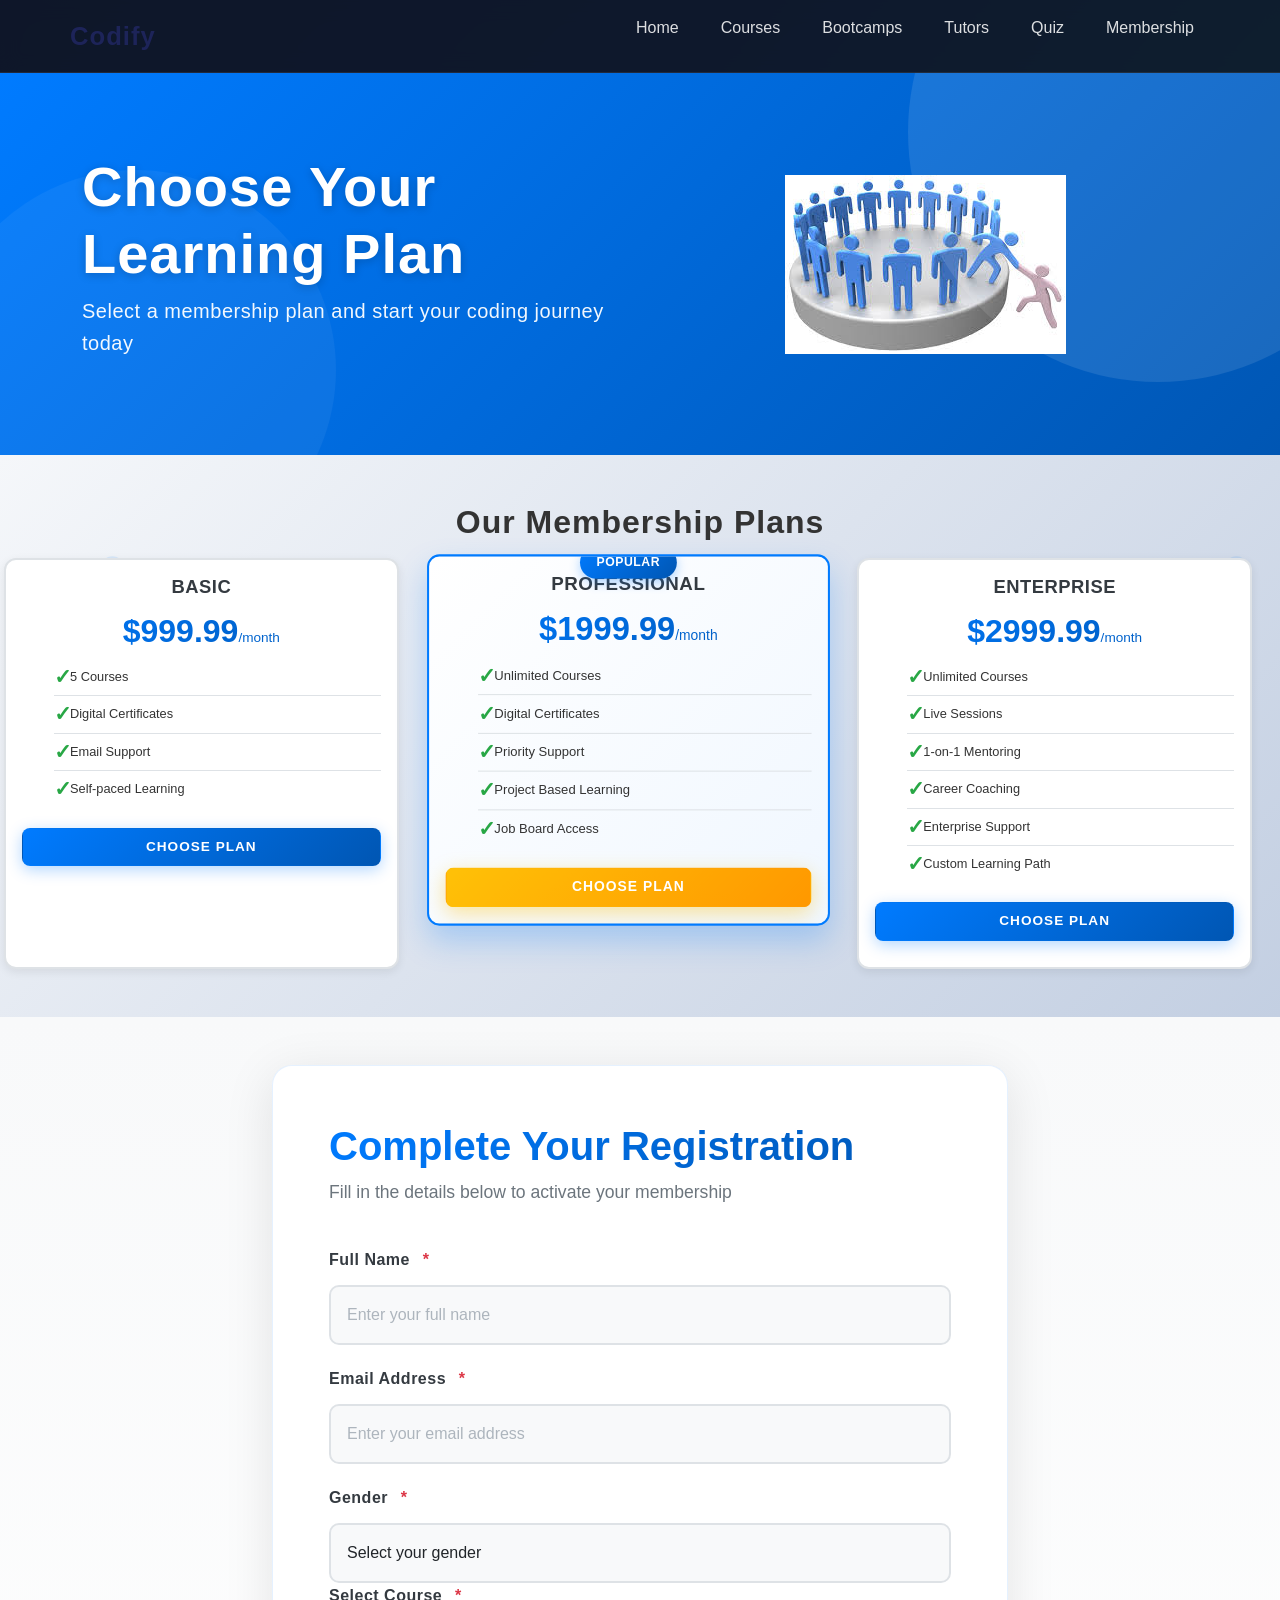
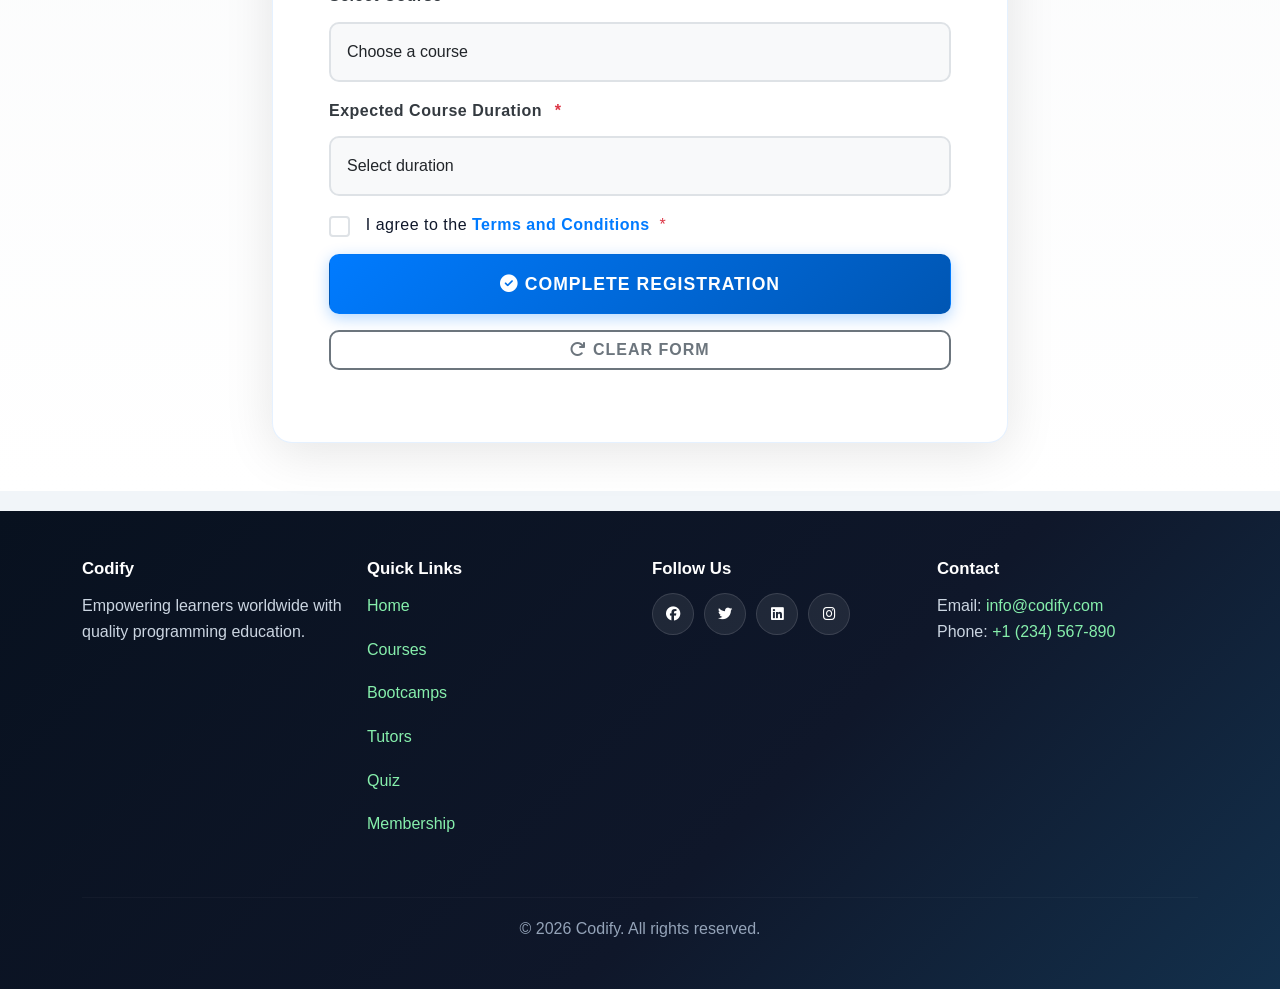
<file: membership.html>
<!DOCTYPE html>
<html lang="en">
<head>
    <meta charset="UTF-8">
    <meta name="viewport" content="width=device-width, initial-scale=1.0">
    <meta http-equiv="X-UA-Compatible" content="ie=edge">
    <link rel="icon" href="faviconio-logo/logo.png" type="image/png">
    <title>Membership Plans - Codify</title>
    
    <!-- Bootstrap CSS -->
    <link href="https://cdn.jsdelivr.net/npm/bootstrap@5.3.0/dist/css/bootstrap.min.css" rel="stylesheet">
    
    <!-- Font Awesome -->
    <link rel="stylesheet" href="https://cdnjs.cloudflare.com/ajax/libs/font-awesome/6.4.0/css/all.min.css">
    
    <!-- Custom CSS -->
    <link rel="stylesheet" href="css/mainstyle.css">
    <link rel="stylesheet" href="main.css">
    
    <!-- Membership Specific CSS -->
    <link rel="stylesheet" href="css/membership.css">
</head>
<body>
    <!-- Navigation Bar -->
    <header class="site-header compact-header">
        <nav class="topbar">
            <div class="nav-container">
                <a href="index.html" class="nav-logo">Codify</a>
                <ul class="nav-links">
                    <li><a href="index.html">Home</a></li>
                    <li><a href="courses.html">Courses</a></li>
                    <li><a href="bootcamp.html">Bootcamps</a></li>
                    <li><a href="tutors.html">Tutors</a></li>
                    <li><a href="quiz.html">Quiz</a></li>
                    <li><a href="membership.html">Membership</a></li>
                </ul>
            </div>
        </nav>
    </header>
    <!-- Page Header -->
    <section class="page-header py-5 text-white">
        <div class="container">
            <div class="row align-items-center">
                <div class="col-lg-6">
                    <div class="header-content">
                        <h1 class="display-4" id="pageTitle">Choose Your Learning Plan</h1>
                        <p class="lead" id="pageSubtitle">Select a membership plan and start your coding journey today</p>
                    </div>
                </div>
                <div class="col-lg-6 text-center mt-4 mt-lg-0">
                    <img src="images/bg_image_membership.jpg" alt="Membership Plan" class="membership-hero-image img-fluid">
                </div>
            </div>
        </div>
    </section>

    <!-- Membership Plans -->
    <section class="membership-section py-5">
        <div class="container">
            <h2 class="section-title mb-5" id="plansTitle">Our Membership Plans</h2>
            <div class="row" id="membershipPlans">
                <!-- Plans will be dynamically inserted -->
            </div>
        </div>
    </section>

    <!-- Signup Form Section -->
    <section class="form-section py-5 bg-light">
        <div class="container">
            <div class="row">
                <div class="col-lg-8 mx-auto">
                    <div class="form-card" id="signupCard">
                        <h2 class="form-title" id="formTitle">Complete Your Registration</h2>
                        <p class="form-subtitle" id="formSubtitle">Fill in the details below to activate your membership</p>
                        
                        <form id="membershipForm" name="membershipForm" class="form-group-wrapper">
                            <!-- Full Name -->
                            <div class="mb-3" id="fullNameGroup">
                                <label for="fullName" class="form-label">Full Name <span class="required">*</span></label>
                                <input type="text" class="form-control form-input" id="fullName" 
                                       name="fullName" placeholder="Enter your full name" required>
                                <div class="invalid-feedback" id="fullNameError">
                                    Full name is required and must contain at least 3 characters
                                </div>
                            </div>

                            <!-- Email -->
                            <div class="mb-3" id="emailGroup">
                                <label for="email" class="form-label">Email Address <span class="required">*</span></label>
                                <input type="email" class="form-control form-input" id="email" 
                                       name="email" placeholder="Enter your email address" required>
                                <div class="invalid-feedback" id="emailError">
                                    Please enter a valid email address (e.g., user@example.com)
                                </div>
                            </div>

                            <!-- Gender -->
                            <div class="mb-3" id="genderGroup">
                                <label for="gender" class="form-label">Gender <span class="required">*</span></label>
                                <select class="form-control form-input" id="gender" name="gender" required>
                                    <option value="">Select your gender</option>
                                    <option value="male">Male</option>
                                    <option value="female">Female</option>
                                    <option value="prefer_not_to_say">Prefer not to say😁</option>
                                </select>
                                <div class="invalid-feedback" id="genderError"> 
                                    Please select your gender               
                            </div>

                            <!-- Course Selection -->
                            <div class="mb-3" id="courseGroup">
                                <label for="course" class="form-label">Select Course <span class="required">*</span></label>
                                <select class="form-control form-input" id="course" name="course" required>
                                    <option value="">Choose a course</option>
                                    <option value="html-css">HTML & CSS Fundamentals</option>
                                    <option value="javascript">JavaScript Mastery</option>
                                    <option value="react">React.js Development</option>
                                    <option value="python">Python for Data Science</option>
                                    <option value="nodejs">Node.js & Express</option>
                                    <option value="fullstack">Full Stack Development</option>
                                </select>
                                <div class="invalid-feedback" id="courseError">
                                    Please select a course
                                </div>
                            </div>

                            <!-- Expected Course Duration -->
                            <div class="mb-3" id="durationGroup">
                                <label for="duration" class="form-label">Expected Course Duration <span class="required">*</span></label>
                                <select class="form-control form-input" id="duration" name="duration" required>
                                    <option value="">Select duration</option>
                                    <option value="4-weeks">4 Weeks</option>
                                    <option value="8-weeks">8 Weeks</option>
                                    <option value="12-weeks">12 Weeks</option>
                                    <option value="16-weeks">16 Weeks</option>
                                    <option value="20-weeks">20+ Weeks</option>
                                </select>
                                <div class="invalid-feedback" id="durationError">
                                    Please select a duration
                                </div>
                            </div>

                            <!-- Terms Checkbox -->
                            <div class="mb-3 form-check" id="termsGroup">
                                <input type="checkbox" class="form-check-input" id="terms" name="terms" required>
                                <label class="form-check-label" for="terms">
                                    I agree to the <a href="#">Terms and Conditions</a> <span class="required">*</span>
                                </label>
                                <div class="invalid-feedback" id="termsError">
                                    You must agree to the terms and conditions
                                </div>
                            </div>

                            <!-- Submit Button -->
                            <div class="d-grid gap-2 mb-3">
                                <button type="submit" class="btn btn-primary btn-lg" id="submitBtn">
                                    <i class="fas fa-check-circle"></i> Complete Registration
                                </button>
                            </div>

                            <!-- Clear Button -->
                            <div class="d-grid gap-2">
                                <button type="reset" class="btn btn-outline-secondary" id="clearBtn">
                                    <i class="fas fa-redo"></i> Clear Form
                                </button>
                            </div>
                        </form>

                        <!-- Success Message -->
                        <div id="successMessage" class="alert alert-success mt-4" style="display: none;">
                            <i class="fas fa-check-circle"></i>
                            <strong> Registration Successful!</strong> Your membership is now active. Check your email for further details.
                        </div>

                        <!-- Error Message -->
                        <div id="errorMessage" class="alert alert-danger mt-4" style="display: none;">
                            <i class="fas fa-exclamation-circle"></i>
                            <strong> Registration Failed!</strong> <span id="errorText"></span>
                        </div>
                    </div>
                </div>
            </div>
        </div>
    </section>

    <!-- Footer -->
    <footer class="footer-section bg-dark text-white py-5" id="footerSection">
        <div class="container">
            <div class="row">
                <div class="col-md-3 mb-4" id="footerCol-1">
                    <h5 class="footer-heading">Codify</h5>
                    <p class="footer-text">Empowering learners worldwide with quality programming education.</p>
                </div>
                <div class="col-md-3 mb-4" id="footerCol-2">
                    <h5 class="footer-heading">Quick Links</h5>
                    <ul class="footer-links" id="footerLinks">
                        <li><a href="index.html">Home</a></li>
                        <li><a href="courses.html">Courses</a></li>
                        <li><a href="bootcamp.html">Bootcamps</a></li>
                        <li><a href="tutors.html">Tutors</a></li>
                        <li><a href="quiz.html">Quiz</a></li>
                        <li><a href="membership.html">Membership</a></li>
                    </ul>
                </div>
                <div class="col-md-3 mb-4" id="footerCol-3">
                    <h5 class="footer-heading">Follow Us</h5>
                    <div class="social-links" id="socialLinks">
                        <a href="#" class="social-icon"><i class="fab fa-facebook"></i></a>
                        <a href="#" class="social-icon"><i class="fab fa-twitter"></i></a>
                        <a href="#" class="social-icon"><i class="fab fa-linkedin"></i></a>
                        <a href="#" class="social-icon"><i class="fab fa-instagram"></i></a>
                    </div>
                </div>
                <div class="col-md-3 mb-4" id="footerCol-4">
                    <h5 class="footer-heading">Contact</h5>
                    <p class="footer-text">
                        Email: <a href="mailto:info@codify.com">info@codify.com</a><br>
                        Phone: <a href="tel:+1234567890">+1 (234) 567-890</a>
                    </p>
                </div>
            </div>
            <hr class="footer-divider">
            <div class="row">
                <div class="col-12 text-center">
                    <p class="footer-copyright">&copy; 2026 Codify. All rights reserved.</p>
                </div>
            </div>
        </div>
    </footer>

    <!-- Bootstrap JS Bundle -->
    <script src="https://cdn.jsdelivr.net/npm/bootstrap@5.3.0/dist/js/bootstrap.bundle.min.js"></script>
    
    <!-- jQuery -->
    <script src="https://code.jquery.com/jquery-3.6.0.min.js"></script>
    
    <!-- Custom JS -->
    <script src="js/membership.js"></script>
</body>
</html>
</file>
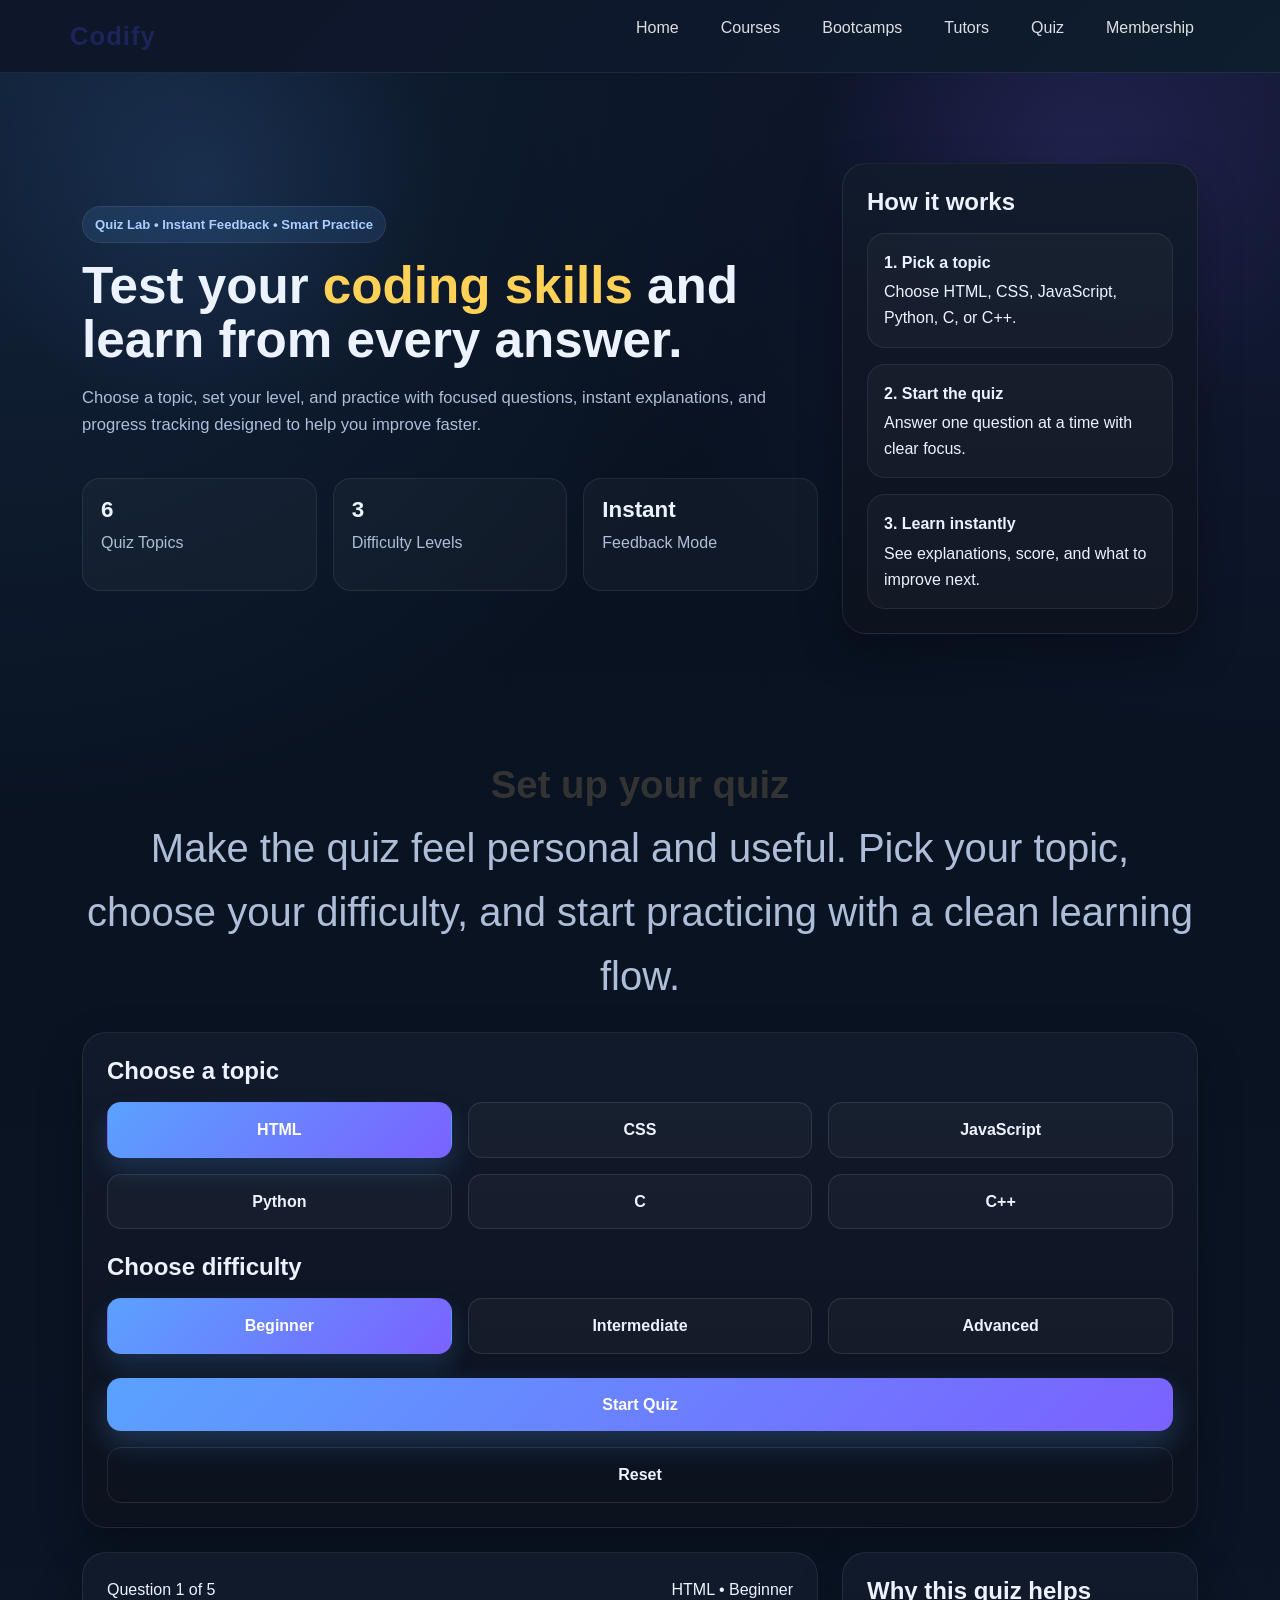
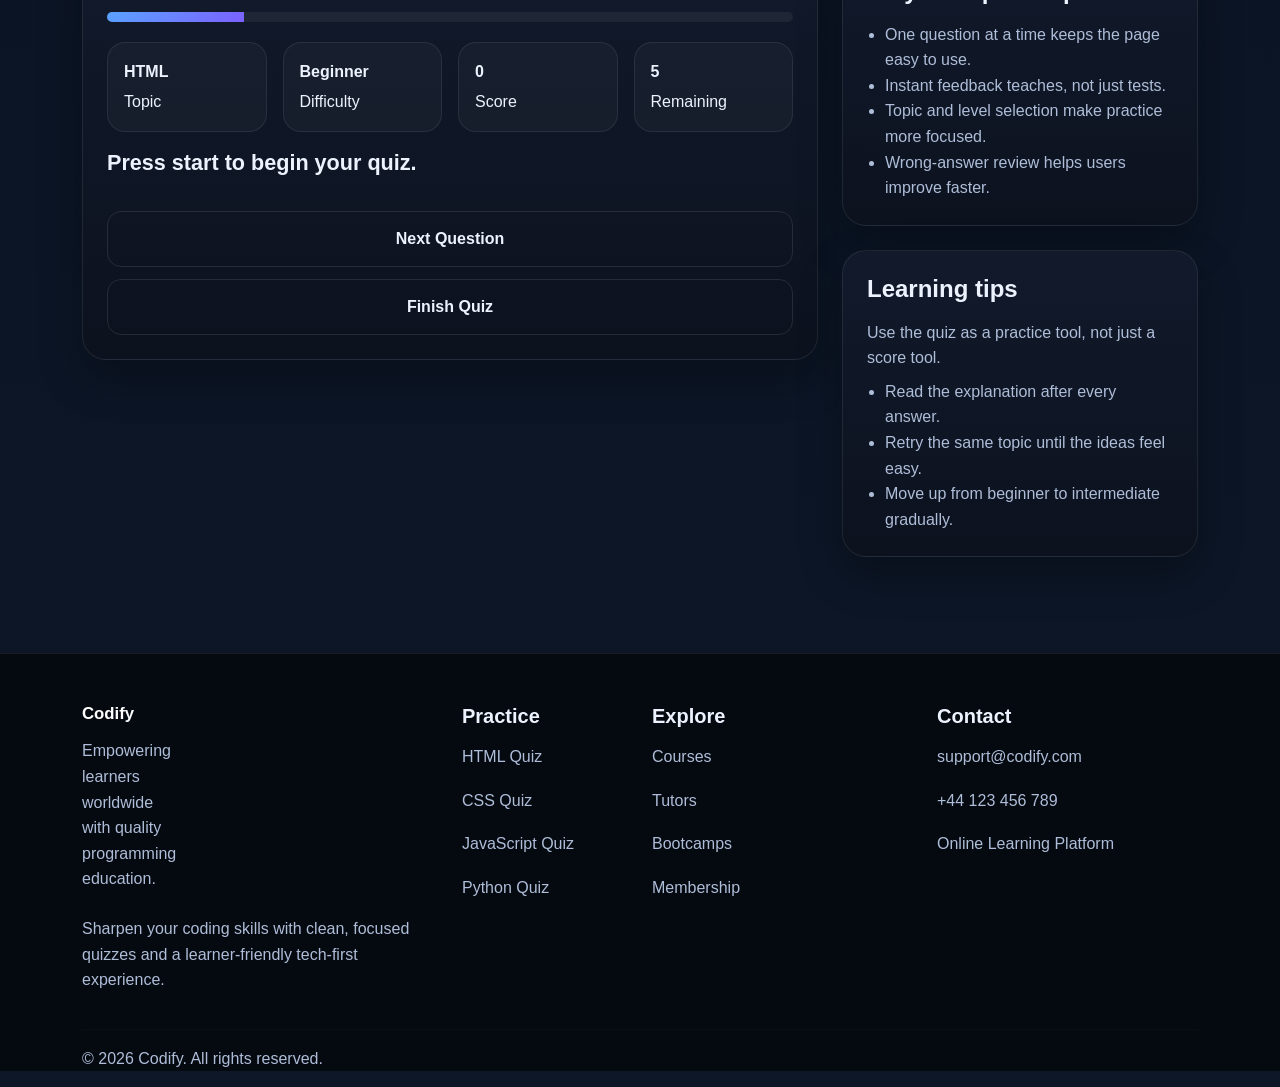
<file: quiz.html>
<!DOCTYPE html>
<html lang="en">
<head>
  <meta charset="UTF-8" />
  <meta name="viewport" content="width=device-width, initial-scale=1.0" />
  <title>Codify | Quiz</title>
  <meta name="description" content="Test your coding skills with topic-based quizzes in HTML, CSS, JavaScript, Python, C, and C++." />
  <link href="https://cdn.jsdelivr.net/npm/bootstrap@5.3.3/dist/css/bootstrap.min.css" rel="stylesheet">
  <link rel="stylesheet" href="css/mainstyle.css">
  <link rel="stylesheet" href="main.css">
  <style>
    :root {
      --bg: #08111f;
      --bg-2: #0d1728;
      --line: rgba(255,255,255,0.08);
      --text: #ecf3ff;
      --muted: #aebdd8;
      --accent: #5aa2ff;
      --accent-2: #7b61ff;
      --success: #1fbd72;
      --danger: #ff6c7f;
      --warning: #ffc857;
      --shadow: 0 18px 44px rgba(0,0,0,0.28);
      --radius-xl: 24px;
      --radius-lg: 18px;
      --radius-md: 14px;
    }

    * { box-sizing: border-box; }
    html { scroll-behavior: smooth; }
    body {
      margin: 0;
      font-family: Arial, sans-serif;
      color: var(--text);
      background:
        radial-gradient(circle at top left, rgba(90,162,255,0.14), transparent 28%),
        radial-gradient(circle at top right, rgba(123,97,255,0.12), transparent 26%),
        linear-gradient(180deg, var(--bg) 0%, var(--bg-2) 100%);
      line-height: 1.6;
    }

    .custom-navbar {
      background: rgba(8, 14, 24, 0.84);
      backdrop-filter: blur(14px);
      border-bottom: 1px solid var(--line);
      box-shadow: 0 8px 20px rgba(0,0,0,0.18);
    }

    .brand-wrap {
      display: flex;
      align-items: center;
      gap: 0;
      text-decoration: none;
    }

    .brand-logo {
      width: 118px;
      height: 78px;
      border-radius: 12px;
      object-fit: contain;
      object-position: center;
      background: rgba(11, 18, 32, 0.92);
      box-shadow: 0 10px 20px rgba(0,0,0,0.28), 0 0 0 1px rgba(255,255,255,0.08);
      padding: 5px;
      flex-shrink: 0;
    }

    .brand-text {
      display: none;
    }

    .navbar .nav-link {
      color: var(--muted);
      font-weight: 600;
      transition: color .25s ease;
    }

    .navbar .nav-link:hover,
    .navbar .nav-link.active {
      color: white;
    }

    .navbar-toggler {
      border-color: rgba(255,255,255,0.16);
    }

    .navbar-toggler:focus {
      box-shadow: 0 0 0 0.2rem rgba(90,162,255,0.18);
    }

    .section-space { padding: 72px 0; }

    .quiz-hero {
      position: relative;
      padding: 90px 0 56px;
      overflow: hidden;
    }

    .code-glow {
      position: absolute;
      inset: 0;
      background:
        radial-gradient(circle at 16% 18%, rgba(90,162,255,0.12), transparent 20%),
        radial-gradient(circle at 84% 16%, rgba(123,97,255,0.14), transparent 22%);
      pointer-events: none;
    }

    .hero-content { position: relative; z-index: 1; }

    .hero-badge,
    .difficulty-badge,
    .topic-pill,
    .result-chip {
      display: inline-flex;
      align-items: center;
      justify-content: center;
      padding: 7px 12px;
      border-radius: 999px;
      border: 1px solid rgba(255,255,255,0.08);
      font-size: .82rem;
      font-weight: 700;
    }

    .hero-badge {
      background: rgba(90,162,255,0.12);
      color: #a9ceff;
      margin-bottom: 16px;
    }

    .hero-title {
      font-size: clamp(2.2rem, 4vw, 3.7rem);
      line-height: 1.05;
      font-weight: 700;
      max-width: 760px;
      margin-bottom: 18px;
    }

    .hero-title .accent { color: #ffd257; }

    .hero-desc {
      max-width: 700px;
      color: var(--muted);
      font-size: 1.04rem;
      margin-bottom: 24px;
    }

    .hero-stats { margin-top: 18px; }

    .hero-card,
    .setup-card,
    .quiz-card,
    .info-card,
    .result-card,
    .review-card,
    .empty-card {
      background: linear-gradient(180deg, rgba(18, 27, 44, 0.96), rgba(12, 18, 30, 0.98));
      border: 1px solid var(--line);
      border-radius: var(--radius-xl);
      box-shadow: var(--shadow);
    }

    .hero-card,
    .setup-card,
    .quiz-card,
    .info-card,
    .result-card,
    .review-card,
    .empty-card {
      padding: 24px;
    }

    .stat-box {
      height: 100%;
      padding: 18px;
      border-radius: 18px;
      background: rgba(255,255,255,0.03);
      border: 1px solid var(--line);
    }

    .stat-box h3 {
      font-size: 1.4rem;
      font-weight: 700;
      margin-bottom: 6px;
    }

    .stat-box p,
    .section-title p,
    .setup-card p,
    .info-card p,
    .review-text,
    .result-card p,
    .empty-card p {
      color: var(--muted);
    }

    .section-title {
      margin-bottom: 24px;
    }

    .section-title h2 {
      font-size: clamp(1.8rem, 3vw, 2.4rem);
      font-weight: 700;
      margin-bottom: 8px;
    }

    .topic-grid,
    .difficulty-grid,
    .quiz-meta-grid,
    .review-grid {
      display: grid;
      gap: 16px;
    }

    .topic-grid {
      grid-template-columns: repeat(3, 1fr);
    }

    .difficulty-grid {
      grid-template-columns: repeat(3, 1fr);
    }

    .quiz-meta-grid {
      grid-template-columns: repeat(4, 1fr);
      margin-bottom: 18px;
    }

    .review-grid {
      grid-template-columns: repeat(2, 1fr);
    }

    .topic-btn,
    .difficulty-btn,
    .answer-btn,
    .action-btn,
    .secondary-btn {
      width: 100%;
      border-radius: 14px;
      border: 1px solid rgba(255,255,255,0.1);
      background: rgba(255,255,255,0.03);
      color: var(--text);
      font-weight: 700;
      padding: 14px 16px;
      transition: transform .25s ease, border-color .25s ease, background .25s ease, box-shadow .25s ease;
    }

    .topic-btn:hover,
    .difficulty-btn:hover,
    .answer-btn:hover,
    .action-btn:hover,
    .secondary-btn:hover {
      transform: translateY(-2px);
      border-color: rgba(90,162,255,0.35);
      background: rgba(90,162,255,0.08);
    }

    .topic-btn.active,
    .difficulty-btn.active {
      background: linear-gradient(135deg, var(--accent), var(--accent-2));
      border-color: transparent;
      color: white;
      box-shadow: 0 12px 24px rgba(90,162,255,0.18);
    }

    .action-btn {
      background: linear-gradient(135deg, var(--accent), var(--accent-2));
      border: none;
      color: white;
      box-shadow: 0 12px 28px rgba(90,162,255,0.24);
    }

    .secondary-btn {
      background: transparent;
    }

    .quiz-progress-wrap {
      margin-bottom: 20px;
    }

    .quiz-progress-top {
      display: flex;
      justify-content: space-between;
      align-items: center;
      gap: 10px;
      margin-bottom: 10px;
      flex-wrap: wrap;
    }

    .progress {
      background: rgba(255,255,255,0.06);
      border-radius: 999px;
      height: 10px;
      overflow: hidden;
    }

    .progress-bar {
      background: linear-gradient(135deg, var(--accent), var(--accent-2));
    }

    .question-title {
      font-size: 1.35rem;
      font-weight: 700;
      margin-bottom: 18px;
    }

    .answers-wrap {
      display: grid;
      gap: 14px;
      margin-bottom: 18px;
    }

    .answer-btn {
      text-align: left;
      font-weight: 600;
    }

    .answer-btn.correct {
      background: rgba(31,189,114,0.12);
      border-color: rgba(31,189,114,0.35);
      color: #c9ffe2;
    }

    .answer-btn.wrong {
      background: rgba(255,108,127,0.12);
      border-color: rgba(255,108,127,0.35);
      color: #ffd5db;
    }

    .answer-btn.locked {
      pointer-events: none;
      opacity: 1;
    }

    .feedback-box {
      display: none;
      margin-top: 10px;
      padding: 16px;
      border-radius: 16px;
      border-left: 4px solid var(--accent);
      background: rgba(90,162,255,0.08);
    }

    .feedback-box.success {
      border-left-color: var(--success);
      background: rgba(31,189,114,0.10);
    }

    .feedback-box.error {
      border-left-color: var(--danger);
      background: rgba(255,108,127,0.10);
    }

    .quiz-actions {
      display: flex;
      gap: 12px;
      flex-wrap: wrap;
      margin-top: 18px;
    }

    .meta-box {
      padding: 16px;
      border-radius: 18px;
      background: rgba(255,255,255,0.03);
      border: 1px solid var(--line);
      height: 100%;
    }

    .meta-box strong,
    .review-card h5,
    .result-card h3,
    .result-card h4 {
      display: block;
      margin-bottom: 4px;
    }

    .difficulty-badge.beginner { background: rgba(31,189,114,0.12); color: #8ce1b5; }
    .difficulty-badge.intermediate { background: rgba(255,200,87,0.13); color: #ffd77d; }
    .difficulty-badge.advanced { background: rgba(255,108,127,0.13); color: #ffb8c3; }

    .result-card,
    .review-card,
    .empty-card { display: none; }

    .result-score {
      font-size: 2.4rem;
      font-weight: 700;
      margin-bottom: 8px;
    }

    .result-chip {
      background: rgba(90,162,255,0.10);
      color: #add1ff;
      margin-right: 8px;
      margin-bottom: 8px;
    }

    .tip-list {
      padding-left: 18px;
      margin: 0;
      color: var(--muted);
    }

    .site-footer {
      background: rgba(5, 9, 15, 0.95);
      border-top: 1px solid var(--line);
      margin-top: 24px;
      padding-top: 50px;
    }

    .footer-brand {
      display: flex;
      align-items: center;
      gap: 10px;
      margin-bottom: 14px;
    }

    .footer-logo {
      width: 40px;
      height: 40px;
      border-radius: 50%;
      object-fit: cover;
      object-position: center;
      background: #0b1220;
    }

    .footer-links {
      list-style: none;
      padding-left: 0;
      margin: 0;
    }

    .footer-links li { margin-bottom: 8px; }
    .footer-links a, .footer-text, .copyright, .footer-links span { color: var(--muted); }
    .footer-links a:hover { color: white; }
    .footer-line { border-color: var(--line); margin: 28px 0 16px; }

    @media (max-width: 991px) {
      .topic-grid,
      .difficulty-grid,
      .quiz-meta-grid,
      .review-grid { grid-template-columns: 1fr 1fr; }
    }

    @media (max-width: 768px) {
      .quiz-hero { padding: 72px 0 48px; }
      .section-space { padding: 56px 0; }
      .hero-title { font-size: 2rem; }
      .hero-card,
      .setup-card,
      .quiz-card,
      .info-card,
      .result-card,
      .review-card,
      .empty-card { padding: 20px; }
      .topic-grid,
      .difficulty-grid,
      .quiz-meta-grid,
      .review-grid { grid-template-columns: 1fr; }
      .brand-text { font-size: 1.4rem; }
      .brand-logo { width: 96px; height: 64px; }
    }
  </style>
</head>
<body>
   <header class="site-header compact-header">
        <nav class="topbar">
            <div class="nav-container">
                <a href="index.html" class="nav-logo">Codify</a>
                <ul class="nav-links">
                    <li><a href="index.html">Home</a></li>
                    <li><a href="courses.html">Courses</a></li>
                    <li><a href="bootcamp.html">Bootcamps</a></li>
                    <li><a href="tutors.html">Tutors</a></li>
                    <li><a href="quiz.html">Quiz</a></li>
                    <li><a href="membership.html">Membership</a></li>
                </ul>
            </div>
        </nav>
    </header>
  <main>
    <section class="quiz-hero">
      <div class="code-glow"></div>
      <div class="container hero-content">
        <div class="row g-4 align-items-center">
          <div class="col-lg-8">
            <span class="hero-badge">Quiz Lab • Instant Feedback • Smart Practice</span>
            <h1 class="hero-title">Test your <span class="accent">coding skills</span> and learn from every answer.</h1>
            <p class="hero-desc">Choose a topic, set your level, and practice with focused questions, instant explanations, and progress tracking designed to help you improve faster.</p>
            <div class="hero-stats row g-3">
              <div class="col-6 col-md-4"><div class="stat-box"><h3>6</h3><p>Quiz Topics</p></div></div>
              <div class="col-6 col-md-4"><div class="stat-box"><h3>3</h3><p>Difficulty Levels</p></div></div>
              <div class="col-6 col-md-4"><div class="stat-box"><h3>Instant</h3><p>Feedback Mode</p></div></div>
            </div>
          </div>
          <div class="col-lg-4">
            <div class="hero-card">
              <h4 class="mb-3">How it works</h4>
              <div class="d-grid gap-3">
                <div class="meta-box"><strong>1. Pick a topic</strong><span>Choose HTML, CSS, JavaScript, Python, C, or C++.</span></div>
                <div class="meta-box"><strong>2. Start the quiz</strong><span>Answer one question at a time with clear focus.</span></div>
                <div class="meta-box"><strong>3. Learn instantly</strong><span>See explanations, score, and what to improve next.</span></div>
              </div>
            </div>
          </div>
        </div>
      </div>
    </section>

    <section class="section-space">
      <div class="container">
        <div class="section-title">
          <h2>Set up your quiz</h2>
          <p>Make the quiz feel personal and useful. Pick your topic, choose your difficulty, and start practicing with a clean learning flow.</p>
        </div>

        <div class="setup-card mb-4">
          <h4 class="mb-3">Choose a topic</h4>
          <div class="topic-grid mb-4" id="topicGrid">
            <button class="topic-btn active" data-topic="html">HTML</button>
            <button class="topic-btn" data-topic="css">CSS</button>
            <button class="topic-btn" data-topic="javascript">JavaScript</button>
            <button class="topic-btn" data-topic="python">Python</button>
            <button class="topic-btn" data-topic="c">C</button>
            <button class="topic-btn" data-topic="cpp">C++</button>
          </div>

          <h4 class="mb-3">Choose difficulty</h4>
          <div class="difficulty-grid mb-4" id="difficultyGrid">
            <button class="difficulty-btn active" data-level="beginner">Beginner</button>
            <button class="difficulty-btn" data-level="intermediate">Intermediate</button>
            <button class="difficulty-btn" data-level="advanced">Advanced</button>
          </div>

          <div class="d-flex flex-wrap gap-3">
            <button id="startQuizBtn" class="action-btn">Start Quiz</button>
            <button id="resetQuizBtn" class="secondary-btn">Reset</button>
          </div>
        </div>

        <div class="row g-4">
          <div class="col-lg-8">
            <div class="quiz-card" id="quizCard">
              <div class="quiz-progress-wrap">
                <div class="quiz-progress-top">
                  <span id="questionCount">Question 1 of 5</span>
                  <span id="quizTopicInfo">HTML • Beginner</span>
                </div>
                <div class="progress">
                  <div id="quizProgressBar" class="progress-bar" role="progressbar" style="width: 20%"></div>
                </div>
              </div>

              <div class="quiz-meta-grid">
                <div class="meta-box"><strong id="metaTopic">HTML</strong><span>Topic</span></div>
                <div class="meta-box"><strong id="metaLevel">Beginner</strong><span>Difficulty</span></div>
                <div class="meta-box"><strong id="metaScore">0</strong><span>Score</span></div>
                <div class="meta-box"><strong id="metaRemaining">5</strong><span>Remaining</span></div>
              </div>

              <h3 class="question-title" id="questionText">Press start to begin your quiz.</h3>
              <div class="answers-wrap" id="answersWrap"></div>

              <div class="feedback-box" id="feedbackBox">
                <strong id="feedbackTitle">Feedback</strong>
                <p class="mb-0" id="feedbackText"></p>
              </div>

              <div class="quiz-actions">
                <button class="secondary-btn" id="nextQuestionBtn" disabled>Next Question</button>
                <button class="secondary-btn" id="finishQuizBtn" disabled>Finish Quiz</button>
              </div>
            </div>

            <div class="result-card mt-4" id="resultCard">
              <h3>Quiz completed</h3>
              <div class="result-score" id="finalScoreText">0 / 5</div>
              <p id="resultSummary">You finished the quiz.</p>
              <div class="mb-3">
                <span class="result-chip" id="resultTopicChip">Topic</span>
                <span class="result-chip" id="resultLevelChip">Level</span>
                <span class="result-chip" id="resultPercentChip">0%</span>
              </div>
              <h4 class="mb-2">Recommended next step</h4>
              <p id="recommendationText">Keep practicing.</p>
              <div class="d-flex flex-wrap gap-3 mt-3">
                <button class="action-btn" id="retryQuizBtn">Retry Quiz</button>
                <button class="secondary-btn" id="reviewAnswersBtn">Review Wrong Answers</button>
              </div>
            </div>

            <div class="review-card mt-4" id="reviewCard">
              <h4 class="mb-3">Wrong answer review</h4>
              <div id="reviewList" class="review-grid"></div>
            </div>

            <div class="empty-card mt-4" id="emptyReviewCard">
              <h4 class="mb-2">Great job</h4>
              <p class="mb-0">You got every question right in this round. Try a harder level next.</p>
            </div>
          </div>

          <div class="col-lg-4">
            <div class="info-card mb-4">
              <h4 class="mb-3">Why this quiz helps</h4>
              <ul class="tip-list">
                <li>One question at a time keeps the page easy to use.</li>
                <li>Instant feedback teaches, not just tests.</li>
                <li>Topic and level selection make practice more focused.</li>
                <li>Wrong-answer review helps users improve faster.</li>
              </ul>
            </div>

            <div class="info-card">
              <h4 class="mb-3">Learning tips</h4>
              <p class="mb-2">Use the quiz as a practice tool, not just a score tool.</p>
              <ul class="tip-list">
                <li>Read the explanation after every answer.</li>
                <li>Retry the same topic until the ideas feel easy.</li>
                <li>Move up from beginner to intermediate gradually.</li>
              </ul>
            </div>
          </div>
        </div>
      </div>
    </section>
  </main>

  <footer class="site-footer">
    <div class="container">
      <div class="row g-4">
        <div class="col-lg-4">
          <div class="col-md-3 mb-4" id="footerCol-1">
                    <h5 class="footer-heading">Codify</h5>
                    <p class="footer-text">Empowering learners worldwide with quality programming education.</p>
                </div>
          <p class="footer-text">Sharpen your coding skills with clean, focused quizzes and a learner-friendly tech-first experience.</p>
        </div>
        <div class="col-md-4 col-lg-2">
          <h5>Practice</h5>
          <ul class="footer-links">
            <li><a href="quiz.html">HTML Quiz</a></li>
            <li><a href="quiz.html">CSS Quiz</a></li>
            <li><a href="quiz.html">JavaScript Quiz</a></li>
            <li><a href="quiz.html">Python Quiz</a></li>
          </ul>
        </div>
        <div class="col-md-4 col-lg-3">
          <h5>Explore</h5>
          <ul class="footer-links">
            <li><a href="courses.html">Courses</a></li>
            <li><a href="tutors.html">Tutors</a></li>
            <li><a href="bootcamps.html">Bootcamps</a></li>
            <li><a href="membership.html">Membership</a></li>
          </ul>
        </div>
        <div class="col-md-4 col-lg-3">
          <h5>Contact</h5>
          <ul class="footer-links">
            <li><a href="mailto:support@codify.com">support@codify.com</a></li>
            <li><a href="tel:+44123456789">+44 123 456 789</a></li>
            <li><span>Online Learning Platform</span></li>
          </ul>
        </div>
      </div>
      <hr class="footer-line">
      <p class="copyright">© 2026 Codify. All rights reserved.</p>
    </div>
  </footer>

  <script>
    const quizBank = {
      html: {
        beginner: [
          {
            question: 'What does HTML stand for?',
            options: ['Hyper Text Markup Language', 'High Text Machine Language', 'Hyper Transfer Markdown Language', 'Home Tool Markup Language'],
            correct: 0,
            explanation: 'HTML stands for Hyper Text Markup Language. It is used to structure content on webpages.'
          },
          {
            question: 'Which HTML tag is used for the largest heading?',
            options: ['<heading>', '<h1>', '<head>', '<h6>'],
            correct: 1,
            explanation: '<h1> is the largest heading tag and is usually used for the main page heading.'
          },
          {
            question: 'Which tag is used to create a hyperlink?',
            options: ['<link>', '<a>', '<href>', '<url>'],
            correct: 1,
            explanation: 'The <a> tag creates hyperlinks. The destination is usually added with the href attribute.'
          },
          {
            question: 'Which attribute is important for image accessibility?',
            options: ['title', 'src', 'alt', 'width'],
            correct: 2,
            explanation: 'The alt attribute provides alternative text for images, helping accessibility and screen readers.'
          },
          {
            question: 'Which tag is used for an unordered list?',
            options: ['<ol>', '<ul>', '<li>', '<list>'],
            correct: 1,
            explanation: '<ul> is used for unordered lists. Each list item inside it uses <li>.'
          }
        ],
        intermediate: [
          {
            question: 'Which semantic tag is best for the main unique content of a page?',
            options: ['<section>', '<main>', '<article>', '<div>'],
            correct: 1,
            explanation: '<main> represents the dominant content of the document and should usually appear once.'
          },
          {
            question: 'What is the purpose of the label element in forms?',
            options: ['To style inputs', 'To validate forms', 'To describe form controls accessibly', 'To submit data'],
            correct: 2,
            explanation: 'The label element connects text to form controls, making forms easier to understand and use.'
          },
          {
            question: 'Which input type is best for email addresses?',
            options: ['text', 'mail', 'email', 'contact'],
            correct: 2,
            explanation: 'type="email" provides better semantics and browser validation support.'
          },
          {
            question: 'What does the novalidate attribute do on a form?',
            options: ['Adds extra validation', 'Disables browser validation', 'Submits form twice', 'Makes form read-only'],
            correct: 1,
            explanation: 'novalidate disables built-in browser validation so custom validation can be used instead.'
          },
          {
            question: 'Which tag is most suitable for site navigation links?',
            options: ['<menu>', '<nav>', '<links>', '<header>'],
            correct: 1,
            explanation: '<nav> is a semantic element for a section containing major navigation links.'
          }
        ],
        advanced: [
          {
            question: 'Why is heading hierarchy important?',
            options: ['Only for colors', 'Only for spacing', 'For semantics, accessibility, and structure', 'To make links work'],
            correct: 2,
            explanation: 'A clear heading hierarchy improves page structure, accessibility, and readability for users and screen readers.'
          },
          {
            question: 'What is the best reason to use semantic HTML?',
            options: ['It replaces CSS', 'It improves meaning and accessibility', 'It speeds JavaScript', 'It removes the need for classes'],
            correct: 1,
            explanation: 'Semantic HTML gives content meaning, helping accessibility tools, search engines, and maintainability.'
          },
          {
            question: 'Which is the strongest choice for a clickable button that performs an action on the page?',
            options: ['<a>', '<button>', '<span>', '<div>'],
            correct: 1,
            explanation: '<button> is the proper semantic element for actions like toggles, modals, or form interactions.'
          },
          {
            question: 'Why should decorative images often have empty alt text?',
            options: ['To hide them from search engines', 'To reduce file size', 'So screen readers can skip non-informative images', 'To center them'],
            correct: 2,
            explanation: 'Empty alt text tells assistive technology to ignore decorative images that do not add meaning.'
          },
          {
            question: 'What is a likely issue when many links use href="#"?',
            options: ['Better SEO', 'Page jumps and poor UX', 'Faster loading', 'Automatic styling'],
            correct: 1,
            explanation: 'href="#" often causes the page to jump to the top and creates weak user experience if it is not a real destination.'
          }
        ]
      },
      css: {
        beginner: [
          {
            question: 'Which property changes text color?',
            options: ['font-color', 'text-color', 'color', 'foreground'],
            correct: 2,
            explanation: 'The color property changes the text color of an element.'
          },
          {
            question: 'Which CSS property controls spacing inside an element?',
            options: ['margin', 'padding', 'gap', 'border'],
            correct: 1,
            explanation: 'Padding controls inner spacing between content and the element border.'
          },
          {
            question: 'Which layout system is best for one-dimensional alignment?',
            options: ['Grid', 'Flexbox', 'Float', 'Position'],
            correct: 1,
            explanation: 'Flexbox is ideal for one-dimensional layouts such as rows or columns.'
          },
          {
            question: 'Which property rounds element corners?',
            options: ['corner-radius', 'border-curve', 'border-radius', 'round'],
            correct: 2,
            explanation: 'border-radius is used to round the corners of elements.'
          },
          {
            question: 'Which property adds outer spacing around an element?',
            options: ['padding', 'margin', 'gap', 'line-height'],
            correct: 1,
            explanation: 'Margin adds space outside the element.'
          }
        ],
        intermediate: [
          {
            question: 'Which property is commonly used to center items horizontally in a flex container?',
            options: ['align-items', 'justify-content', 'text-align', 'place-content'],
            correct: 1,
            explanation: 'justify-content controls horizontal distribution in a row-direction flex container.'
          },
          {
            question: 'What does box-sizing: border-box do?',
            options: ['Hides borders', 'Includes padding and border inside width/height', 'Removes spacing', 'Makes elements responsive'],
            correct: 1,
            explanation: 'border-box makes sizing easier by including padding and border in the element width and height.'
          },
          {
            question: 'Which unit is relative to the root font size?',
            options: ['em', 'px', 'rem', '%'],
            correct: 2,
            explanation: 'rem is relative to the root element font size, usually the html font size.'
          },
          {
            question: 'Which property creates a smooth change on hover?',
            options: ['animation', 'transform', 'transition', 'filter'],
            correct: 2,
            explanation: 'transition makes property changes smoother over time.'
          },
          {
            question: 'Which property is best for arranging rows and columns together?',
            options: ['flex', 'grid', 'float', 'display:inline'],
            correct: 1,
            explanation: 'CSS Grid is designed for two-dimensional layouts with rows and columns.'
          }
        ],
        advanced: [
          {
            question: 'Why are custom properties useful in large projects?',
            options: ['They replace HTML', 'They store reusable design values', 'They make JavaScript unnecessary', 'They reduce all CSS size automatically'],
            correct: 1,
            explanation: 'Custom properties make it easier to reuse colors, spacing, and theme values consistently.'
          },
          {
            question: 'Which statement about z-index is true?',
            options: ['It works without positioning context always', 'It controls stacking order', 'It changes opacity', 'It centers items'],
            correct: 1,
            explanation: 'z-index controls stacking order, usually when elements are positioned or create stacking contexts.'
          },
          {
            question: 'What is a common reason for using clamp() in typography?',
            options: ['To hide text', 'To create responsive font sizes', 'To align images', 'To animate shadows'],
            correct: 1,
            explanation: 'clamp() is often used for responsive sizes that stay within a minimum and maximum range.'
          },
          {
            question: 'Why should hover-only interactions be used carefully?',
            options: ['Because CSS forbids them', 'Because touch devices may not support hover the same way', 'Because they break HTML', 'Because they remove focus'],
            correct: 1,
            explanation: 'Touch devices may not provide traditional hover behavior, so interactions should remain accessible.'
          },
          {
            question: 'What does backdrop-filter usually affect?',
            options: ['The text itself', 'The content behind an element', 'The border only', 'The file size'],
            correct: 1,
            explanation: 'backdrop-filter applies visual effects like blur to the area behind an element.'
          }
        ]
      },
      javascript: {
        beginner: [
          {
            question: 'Which keyword declares a block-scoped variable?',
            options: ['var', 'let', 'const', 'Both let and const'],
            correct: 3,
            explanation: 'Both let and const are block-scoped. const cannot be reassigned after declaration.'
          },
          {
            question: 'Which method is used to select an element by ID?',
            options: ['querySelectorAll', 'getElementById', 'getElementsByClassName', 'selectById'],
            correct: 1,
            explanation: 'document.getElementById() selects a single element by its ID.'
          },
          {
            question: 'Which event is best for reacting to text input changes?',
            options: ['click', 'mouseover', 'input', 'submit'],
            correct: 2,
            explanation: 'The input event reacts to typing, pasting, and other input changes.'
          },
          {
            question: 'What does addEventListener do?',
            options: ['Styles an element', 'Adds a class', 'Attaches an event handler', 'Creates HTML'],
            correct: 2,
            explanation: 'addEventListener connects JavaScript code to browser events like click or input.'
          },
          {
            question: 'Which data type represents true or false?',
            options: ['String', 'Number', 'Boolean', 'Object'],
            correct: 2,
            explanation: 'Boolean values are true and false.'
          }
        ],
        intermediate: [
          {
            question: 'Why is event delegation useful?',
            options: ['It removes HTML', 'It handles events efficiently from a parent element', 'It increases CSS speed', 'It validates forms automatically'],
            correct: 1,
            explanation: 'Event delegation lets a parent handle events for dynamic child elements, reducing repeated listeners.'
          },
          {
            question: 'What does JSON.parse do?',
            options: ['Turns an object into a string', 'Converts JSON text into a JavaScript value', 'Stores data in cookies', 'Makes an API call'],
            correct: 1,
            explanation: 'JSON.parse converts a JSON string into a usable JavaScript object or value.'
          },
          {
            question: 'Why is try...catch useful with localStorage data?',
            options: ['It styles storage', 'It prevents crashes from invalid data', 'It encrypts storage', 'It removes cookies'],
            correct: 1,
            explanation: 'try...catch helps protect your app if stored JSON is broken or unexpected.'
          },
          {
            question: 'Which method creates a new array based on filtered items?',
            options: ['map', 'filter', 'reduce', 'push'],
            correct: 1,
            explanation: 'filter returns a new array containing only items that pass the condition.'
          },
          {
            question: 'Which property is safer for inserting plain text than innerHTML?',
            options: ['textContent', 'className', 'style', 'dataset'],
            correct: 0,
            explanation: 'textContent is safer for plain text because it does not parse HTML.'
          }
        ],
        advanced: [
          {
            question: 'What is a common risk of using innerHTML with user input?',
            options: ['Slow borders', 'XSS security issues', 'Broken CSS variables', 'Lost cookies'],
            correct: 1,
            explanation: 'Using innerHTML with unsanitized user input can allow malicious scripts or markup injection.'
          },
          {
            question: 'Why might input be better than keyup for search fields?',
            options: ['It is shorter', 'It also handles paste and other input methods', 'It works only on desktop', 'It is a CSS event'],
            correct: 1,
            explanation: 'The input event covers more real user actions, including paste and mobile input methods.'
          },
          {
            question: 'What does preventDefault commonly do in form handling?',
            options: ['Deletes the form', 'Stops the browser’s default action', 'Makes fields required', 'Refreshes the page'],
            correct: 1,
            explanation: 'preventDefault stops default browser behavior, such as a normal form submission.'
          },
          {
            question: 'Which pattern helps keep large codebases easier to maintain?',
            options: ['One giant function', 'Separate functions with clear responsibilities', 'All logic in HTML', 'No naming conventions'],
            correct: 1,
            explanation: 'Separating concerns into clear functions improves readability, debugging, and scaling.'
          },
          {
            question: 'Why use dataset attributes on buttons?',
            options: ['To create CSS gradients', 'To store custom data for interactions', 'To replace IDs everywhere', 'To validate forms'],
            correct: 1,
            explanation: 'dataset provides a clean way to attach small pieces of data to elements for scripts to use.'
          }
        ]
      },
      python: {
        beginner: [
          {
            question: 'Which symbol is used for comments in Python?',
            options: ['//', '#', '<!-- -->', '/* */'],
            correct: 1,
            explanation: 'Python uses # for single-line comments.'
          },
          {
            question: 'Which function outputs text to the console?',
            options: ['echo()', 'log()', 'print()', 'show()'],
            correct: 2,
            explanation: 'print() is used to display output in Python.'
          },
          {
            question: 'Which data type stores whole numbers?',
            options: ['float', 'str', 'int', 'bool'],
            correct: 2,
            explanation: 'int stores integer values such as 1, 20, or -5.'
          },
          {
            question: 'Which keyword defines a function in Python?',
            options: ['func', 'define', 'def', 'function'],
            correct: 2,
            explanation: 'Python uses def to define functions.'
          },
          {
            question: 'Which collection uses square brackets?',
            options: ['tuple', 'set', 'dictionary', 'list'],
            correct: 3,
            explanation: 'Lists use square brackets, for example [1, 2, 3].'
          }
        ],
        intermediate: [
          {
            question: 'What does len() return?',
            options: ['The type of a value', 'The length of a collection or string', 'A random number', 'A sorted list'],
            correct: 1,
            explanation: 'len() returns the number of items in a collection or characters in a string.'
          },
          {
            question: 'Which statement is used for looping over items in a sequence?',
            options: ['repeat', 'for', 'loop', 'while each'],
            correct: 1,
            explanation: 'A for loop is commonly used to iterate over strings, lists, ranges, and more.'
          },
          {
            question: 'Which type stores key-value pairs?',
            options: ['list', 'tuple', 'dict', 'set'],
            correct: 2,
            explanation: 'A dictionary stores data in key-value pairs.'
          },
          {
            question: 'What does input() return by default?',
            options: ['int', 'float', 'str', 'bool'],
            correct: 2,
            explanation: 'input() returns user input as a string unless converted.'
          },
          {
            question: 'Which keyword is used to handle exceptions?',
            options: ['check', 'error', 'try', 'handle'],
            correct: 2,
            explanation: 'try is used with except to handle errors gracefully.'
          }
        ],
        advanced: [
          {
            question: 'Why are functions useful in Python?',
            options: ['They remove loops', 'They organize reusable logic', 'They replace variables', 'They speed all code automatically'],
            correct: 1,
            explanation: 'Functions help group reusable logic, improving readability and maintainability.'
          },
          {
            question: 'What is a common reason to use list comprehensions?',
            options: ['To style output', 'To create lists concisely', 'To open files', 'To catch errors'],
            correct: 1,
            explanation: 'List comprehensions provide a concise way to build lists from existing iterables.'
          },
          {
            question: 'What does None represent in Python?',
            options: ['Zero', 'False only', 'No value / null-like state', 'An empty string'],
            correct: 2,
            explanation: 'None represents the absence of a value.'
          },
          {
            question: 'Why is indentation important in Python?',
            options: ['Only for decoration', 'It defines code blocks', 'It changes variable names', 'It makes comments run'],
            correct: 1,
            explanation: 'Python uses indentation to define blocks such as loops, functions, and conditionals.'
          },
          {
            question: 'Which concept helps prevent repeated code in larger programs?',
            options: ['Magic numbers', 'Global variables everywhere', 'Reusable functions and modules', 'Removing comments'],
            correct: 2,
            explanation: 'Reusable functions and modules help structure larger Python programs cleanly.'
          }
        ]
      },
      c: {
        beginner: [
          {
            question: 'Which function is commonly used for output in C?',
            options: ['print()', 'cout', 'printf()', 'echo()'],
            correct: 2,
            explanation: 'printf() is commonly used for output in C.'
          },
          {
            question: 'Which symbol ends most statements in C?',
            options: [':', ',', ';', '.'],
            correct: 2,
            explanation: 'A semicolon ends most statements in C.'
          },
          {
            question: 'Which header is commonly included for printf?',
            options: ['<math.h>', '<string.h>', '<stdio.h>', '<main.h>'],
            correct: 2,
            explanation: '<stdio.h> contains declarations for standard input and output functions like printf().' 
          },
          {
            question: 'Which data type is commonly used for whole numbers?',
            options: ['char', 'float', 'int', 'double'],
            correct: 2,
            explanation: 'int stores integer values in C.'
          },
          {
            question: 'Which keyword is used for conditional branching?',
            options: ['when', 'if', 'check', 'caseif'],
            correct: 1,
            explanation: 'if is used to run code conditionally.'
          }
        ],
        intermediate: [
          {
            question: 'What is a pointer in C?',
            options: ['A loop', 'A variable storing a memory address', 'A string type', 'A math operator'],
            correct: 1,
            explanation: 'A pointer stores the memory address of another variable.'
          },
          {
            question: 'Which operator is used to access the value at a pointer address?',
            options: ['&', '*', '#', '%'],
            correct: 1,
            explanation: 'The * operator is used for dereferencing a pointer.'
          },
          {
            question: 'What does &variable usually give in C?',
            options: ['The variable type', 'The variable address', 'The variable size', 'The variable name'],
            correct: 1,
            explanation: 'The & operator returns the memory address of a variable.'
          },
          {
            question: 'Which structure repeats a block while a condition is true?',
            options: ['for', 'if', 'switch', 'typedef'],
            correct: 0,
            explanation: 'A for loop can repeat code while a condition remains true; so can while loops.'
          },
          {
            question: 'Why are functions useful in C?',
            options: ['They create CSS', 'They organize reusable code', 'They remove semicolons', 'They replace headers'],
            correct: 1,
            explanation: 'Functions organize logic into reusable, easier-to-maintain pieces.'
          }
        ],
        advanced: [
          {
            question: 'What is a common risk of incorrect pointer use?',
            options: ['Better responsiveness', 'Memory errors and crashes', 'Automatic optimization', 'Safer code'],
            correct: 1,
            explanation: 'Incorrect pointer use can lead to invalid memory access, crashes, and bugs.'
          },
          {
            question: 'Why is clear memory handling important in C?',
            options: ['Because C manages everything automatically', 'Because developers often control memory directly', 'Because C has no variables', 'Because loops need it'],
            correct: 1,
            explanation: 'C often gives direct control over memory, so careful handling is essential.'
          },
          {
            question: 'What is the main idea of procedural programming?',
            options: ['Only using objects', 'Organizing logic into procedures/functions', 'Avoiding variables', 'Removing conditions'],
            correct: 1,
            explanation: 'Procedural programming organizes a program around procedures or functions.'
          },
          {
            question: 'Why are header files useful?',
            options: ['They store images', 'They declare interfaces and reusable definitions', 'They replace source files', 'They create loops'],
            correct: 1,
            explanation: 'Header files help share declarations and interfaces across multiple source files.'
          },
          {
            question: 'What improves maintainability in C projects?',
            options: ['Putting everything in main', 'Breaking code into clear modules and functions', 'Using only global variables', 'Avoiding comments and naming'],
            correct: 1,
            explanation: 'Clear modules, functions, and naming make C projects easier to manage and debug.'
          }
        ]
      },
      cpp: {
        beginner: [
          {
            question: 'Which stream is commonly used for output in C++?',
            options: ['print', 'cout', 'echo', 'write'],
            correct: 1,
            explanation: 'cout is commonly used with << for output in C++.'
          },
          {
            question: 'Which header is commonly used for cout?',
            options: ['<iostream>', '<stdio.h>', '<output>', '<stream.h>'],
            correct: 0,
            explanation: '<iostream> provides input and output stream objects like cout.'
          },
          {
            question: 'Which keyword creates a class in C++?',
            options: ['object', 'class', 'structonly', 'defineclass'],
            correct: 1,
            explanation: 'The class keyword defines a class in C++.'
          },
          {
            question: 'Which concept groups data and behavior together?',
            options: ['Looping', 'Conditionals', 'Object-oriented programming', 'Comments'],
            correct: 2,
            explanation: 'OOP groups related data and functions together in classes and objects.'
          },
          {
            question: 'Which symbol is often used with cout to insert output?',
            options: ['>>', '<<', '==', '&&'],
            correct: 1,
            explanation: 'cout uses the insertion operator << to output values.'
          }
        ],
        intermediate: [
          {
            question: 'What is a constructor?',
            options: ['A loop', 'A function used to initialize objects', 'A variable', 'A header file'],
            correct: 1,
            explanation: 'A constructor initializes objects when they are created.'
          },
          {
            question: 'What does STL stand for in C++?',
            options: ['Standard Template Library', 'System Type Logic', 'Structured Tool Language', 'Static Template List'],
            correct: 0,
            explanation: 'STL stands for Standard Template Library and includes containers, algorithms, and iterators.'
          },
          {
            question: 'Which STL container stores elements in dynamic sequence form?',
            options: ['vector', 'cout', 'class', 'namespace'],
            correct: 0,
            explanation: 'vector is a common dynamic array container in C++.'
          },
          {
            question: 'Why is encapsulation useful?',
            options: ['It removes all methods', 'It hides implementation details and protects data', 'It avoids classes', 'It replaces variables'],
            correct: 1,
            explanation: 'Encapsulation helps control access and hide internal implementation details.'
          },
          {
            question: 'What does inheritance allow?',
            options: ['A class to reuse and extend another class', 'A loop to repeat', 'A pointer to print', 'A vector to sort itself'],
            correct: 0,
            explanation: 'Inheritance lets one class build on another, enabling reuse and extension.'
          }
        ],
        advanced: [
          {
            question: 'Why are templates powerful in C++?',
            options: ['They style UI', 'They allow generic programming', 'They replace classes', 'They remove functions'],
            correct: 1,
            explanation: 'Templates let you write reusable generic code for multiple types.'
          },
          {
            question: 'What is a benefit of using STL algorithms?',
            options: ['They always remove bugs', 'They provide reusable and tested operations', 'They replace variables', 'They make comments unnecessary'],
            correct: 1,
            explanation: 'STL algorithms help write clearer, reusable logic using well-known operations.'
          },
          {
            question: 'Why is RAII important in C++?',
            options: ['It links HTML files', 'It ties resource management to object lifetime', 'It replaces loops', 'It removes constructors'],
            correct: 1,
            explanation: 'RAII helps manage resources safely by tying acquisition and cleanup to object lifetime.'
          },
          {
            question: 'What improves large C++ project quality?',
            options: ['One huge file', 'Clear class design and modular structure', 'Only global objects', 'No naming conventions'],
            correct: 1,
            explanation: 'Clear class design, modules, and maintainable structure help scale C++ codebases.'
          },
          {
            question: 'What is polymorphism mainly about?',
            options: ['Using many comments', 'Different objects responding through a shared interface', 'Sorting vectors', 'Replacing constructors'],
            correct: 1,
            explanation: 'Polymorphism allows different objects to be used through a common interface.'
          }
        ]
      }
    };

    let selectedTopic = 'html';
    let selectedLevel = 'beginner';
    let currentQuestions = [];
    let currentIndex = 0;
    let score = 0;
    let selectedAnswer = null;
    let wrongAnswers = [];
    let quizStarted = false;

    const topicGrid = document.getElementById('topicGrid');
    const difficultyGrid = document.getElementById('difficultyGrid');
    const startQuizBtn = document.getElementById('startQuizBtn');
    const resetQuizBtn = document.getElementById('resetQuizBtn');
    const questionCount = document.getElementById('questionCount');
    const quizTopicInfo = document.getElementById('quizTopicInfo');
    const quizProgressBar = document.getElementById('quizProgressBar');
    const questionText = document.getElementById('questionText');
    const answersWrap = document.getElementById('answersWrap');
    const feedbackBox = document.getElementById('feedbackBox');
    const feedbackTitle = document.getElementById('feedbackTitle');
    const feedbackText = document.getElementById('feedbackText');
    const nextQuestionBtn = document.getElementById('nextQuestionBtn');
    const finishQuizBtn = document.getElementById('finishQuizBtn');
    const metaTopic = document.getElementById('metaTopic');
    const metaLevel = document.getElementById('metaLevel');
    const metaScore = document.getElementById('metaScore');
    const metaRemaining = document.getElementById('metaRemaining');
    const resultCard = document.getElementById('resultCard');
    const reviewCard = document.getElementById('reviewCard');
    const emptyReviewCard = document.getElementById('emptyReviewCard');
    const finalScoreText = document.getElementById('finalScoreText');
    const resultSummary = document.getElementById('resultSummary');
    const resultTopicChip = document.getElementById('resultTopicChip');
    const resultLevelChip = document.getElementById('resultLevelChip');
    const resultPercentChip = document.getElementById('resultPercentChip');
    const recommendationText = document.getElementById('recommendationText');
    const retryQuizBtn = document.getElementById('retryQuizBtn');
    const reviewAnswersBtn = document.getElementById('reviewAnswersBtn');
    const reviewList = document.getElementById('reviewList');

    function prettyTopic(topic) {
      const map = {
        html: 'HTML',
        css: 'CSS',
        javascript: 'JavaScript',
        python: 'Python',
        c: 'C',
        cpp: 'C++'
      };
      return map[topic] || topic;
    }

    function prettyLevel(level) {
      return level.charAt(0).toUpperCase() + level.slice(1);
    }

    function setCookie(name, value, days) {
      const expiresAt = new Date();
      expiresAt.setTime(expiresAt.getTime() + (days * 24 * 60 * 60 * 1000));
      document.cookie = `${name}=${encodeURIComponent(value)};expires=${expiresAt.toUTCString()};path=/`;
    }

    function getCookie(name) {
      const cookieName = `${name}=`;
      const cookies = decodeURIComponent(document.cookie).split(';');
      for (let i = 0; i < cookies.length; i++) {
        const cookie = cookies[i].trim();
        if (cookie.indexOf(cookieName) === 0) {
          return cookie.substring(cookieName.length);
        }
      }
      return '';
    }

    function saveQuizPreference() {
      localStorage.setItem('quizTopic', selectedTopic);
      localStorage.setItem('quizLevel', selectedLevel);
      setCookie('quizTopic', selectedTopic, 7);
      setCookie('quizLevel', selectedLevel, 7);
    }

    function loadQuizPreference() {
      const savedTopic = localStorage.getItem('quizTopic') || getCookie('quizTopic');
      const savedLevel = localStorage.getItem('quizLevel') || getCookie('quizLevel');
      if (savedTopic && quizBank[savedTopic]) selectedTopic = savedTopic;
      if (savedLevel && quizBank[selectedTopic][savedLevel]) selectedLevel = savedLevel;
      syncSelectionUI();
      updateMeta();
    }

    function syncSelectionUI() {
      document.querySelectorAll('.topic-btn').forEach(btn => {
        btn.classList.toggle('active', btn.dataset.topic === selectedTopic);
      });
      document.querySelectorAll('.difficulty-btn').forEach(btn => {
        btn.classList.toggle('active', btn.dataset.level === selectedLevel);
      });
    }

    function updateMeta() {
      metaTopic.textContent = prettyTopic(selectedTopic);
      metaLevel.textContent = prettyLevel(selectedLevel);
      metaScore.textContent = score;
      metaRemaining.textContent = currentQuestions.length ? currentQuestions.length - currentIndex : 5;
      quizTopicInfo.textContent = `${prettyTopic(selectedTopic)} • ${prettyLevel(selectedLevel)}`;
    }

    function startQuiz() {
      currentQuestions = quizBank[selectedTopic][selectedLevel];
      currentIndex = 0;
      score = 0;
      selectedAnswer = null;
      wrongAnswers = [];
      quizStarted = true;
      resultCard.style.display = 'none';
      reviewCard.style.display = 'none';
      emptyReviewCard.style.display = 'none';
      saveQuizPreference();
      renderQuestion();
      updateMeta();

      const quizCard = document.getElementById('quizCard');
      if (quizCard) {
        quizCard.scrollIntoView({ behavior: 'smooth', block: 'start' });
        setTimeout(() => {
          questionText.setAttribute('tabindex', '-1');
          questionText.focus();
        }, 450);
      }
    }

    function renderQuestion() {
      const current = currentQuestions[currentIndex];
      questionCount.textContent = `Question ${currentIndex + 1} of ${currentQuestions.length}`;
      quizProgressBar.style.width = `${((currentIndex + 1) / currentQuestions.length) * 100}%`;
      questionText.textContent = current.question;
      answersWrap.innerHTML = '';
      feedbackBox.style.display = 'none';
      feedbackBox.className = 'feedback-box';
      nextQuestionBtn.disabled = true;
      finishQuizBtn.disabled = true;
      selectedAnswer = null;

      current.options.forEach((option, index) => {
        const btn = document.createElement('button');
        btn.className = 'answer-btn';
        btn.type = 'button';
        btn.textContent = option;
        btn.addEventListener('click', () => selectAnswer(index));
        answersWrap.appendChild(btn);
      });

      metaRemaining.textContent = currentQuestions.length - currentIndex;
      metaScore.textContent = score;
    }

    function selectAnswer(index) {
      if (selectedAnswer !== null) return;
      selectedAnswer = index;
      const current = currentQuestions[currentIndex];
      const answerButtons = document.querySelectorAll('.answer-btn');
      const isCorrect = index === current.correct;

      answerButtons.forEach((btn, i) => {
        btn.classList.add('locked');
        if (i === current.correct) btn.classList.add('correct');
        if (i === index && i !== current.correct) btn.classList.add('wrong');
      });

      if (isCorrect) {
        score += 1;
        feedbackBox.classList.add('success');
        feedbackTitle.textContent = 'Correct answer';
        feedbackText.textContent = current.explanation;
      } else {
        wrongAnswers.push({
          question: current.question,
          yourAnswer: current.options[index],
          correctAnswer: current.options[current.correct],
          explanation: current.explanation
        });
        feedbackBox.classList.add('error');
        feedbackTitle.textContent = 'Not quite';
        feedbackText.textContent = current.explanation;
      }

      feedbackBox.style.display = 'block';
      metaScore.textContent = score;

      if (currentIndex < currentQuestions.length - 1) {
        nextQuestionBtn.disabled = false;
      } else {
        finishQuizBtn.disabled = false;
      }
    }

    function nextQuestion() {
      currentIndex += 1;
      renderQuestion();
    }

    function finishQuiz() {
      const total = currentQuestions.length;
      const percent = Math.round((score / total) * 100);
      finalScoreText.textContent = `${score} / ${total}`;
      resultSummary.textContent = percent >= 80
        ? 'Strong work. You handled this quiz really well.'
        : percent >= 50
          ? 'Good progress. You understand the basics but still have room to improve.'
          : 'This is a good starting point. Review the explanations and try again.';

      resultTopicChip.textContent = prettyTopic(selectedTopic);
      resultLevelChip.textContent = prettyLevel(selectedLevel);
      resultPercentChip.textContent = `${percent}%`;

      if (percent >= 80) {
        recommendationText.textContent = `Try ${prettyLevel(selectedLevel) === 'Advanced' ? 'another topic at advanced level' : 'the next difficulty level in ' + prettyTopic(selectedTopic)} to keep improving.`;
      } else if (percent >= 50) {
        recommendationText.textContent = `Retry ${prettyTopic(selectedTopic)} at ${prettyLevel(selectedLevel).toLowerCase()} level and focus on the explanation after each answer.`;
      } else {
        recommendationText.textContent = `Review the wrong answers and repeat ${prettyTopic(selectedTopic)} at ${prettyLevel(selectedLevel).toLowerCase()} level before moving on.`;
      }

      resultCard.style.display = 'block';
      reviewCard.style.display = 'none';
      emptyReviewCard.style.display = 'none';
      resultCard.scrollIntoView({ behavior: 'smooth', block: 'start' });
    }

    function reviewWrongAnswers() {
      reviewList.innerHTML = '';
      if (!wrongAnswers.length) {
        reviewCard.style.display = 'none';
        emptyReviewCard.style.display = 'block';
        emptyReviewCard.scrollIntoView({ behavior: 'smooth', block: 'start' });
        return;
      }

      wrongAnswers.forEach(item => {
        const card = document.createElement('div');
        card.className = 'meta-box';
        card.innerHTML = `
          <h5>${item.question}</h5>
          <p class="review-text"><strong>Your answer:</strong> ${item.yourAnswer}</p>
          <p class="review-text"><strong>Correct answer:</strong> ${item.correctAnswer}</p>
          <p class="review-text mb-0"><strong>Why:</strong> ${item.explanation}</p>
        `;
        reviewList.appendChild(card);
      });

      emptyReviewCard.style.display = 'none';
      reviewCard.style.display = 'block';
      reviewCard.scrollIntoView({ behavior: 'smooth', block: 'start' });
    }

    function resetQuizState() {
      currentQuestions = [];
      currentIndex = 0;
      score = 0;
      selectedAnswer = null;
      wrongAnswers = [];
      quizStarted = false;
      questionText.textContent = 'Press start to begin your quiz.';
      answersWrap.innerHTML = '';
      feedbackBox.style.display = 'none';
      nextQuestionBtn.disabled = true;
      finishQuizBtn.disabled = true;
      questionCount.textContent = 'Question 1 of 5';
      quizProgressBar.style.width = '20%';
      resultCard.style.display = 'none';
      reviewCard.style.display = 'none';
      emptyReviewCard.style.display = 'none';
      updateMeta();
    }

    topicGrid.addEventListener('click', (e) => {
      const btn = e.target.closest('.topic-btn');
      if (!btn) return;
      selectedTopic = btn.dataset.topic;
      syncSelectionUI();
      updateMeta();
      saveQuizPreference();
    });

    difficultyGrid.addEventListener('click', (e) => {
      const btn = e.target.closest('.difficulty-btn');
      if (!btn) return;
      selectedLevel = btn.dataset.level;
      syncSelectionUI();
      updateMeta();
      saveQuizPreference();
    });

    startQuizBtn.addEventListener('click', startQuiz);
    resetQuizBtn.addEventListener('click', resetQuizState);
    nextQuestionBtn.addEventListener('click', nextQuestion);
    finishQuizBtn.addEventListener('click', finishQuiz);
    retryQuizBtn.addEventListener('click', startQuiz);
    reviewAnswersBtn.addEventListener('click', reviewWrongAnswers);

    loadQuizPreference();
    resetQuizState();
  </script>
</body>
</html>
</file>
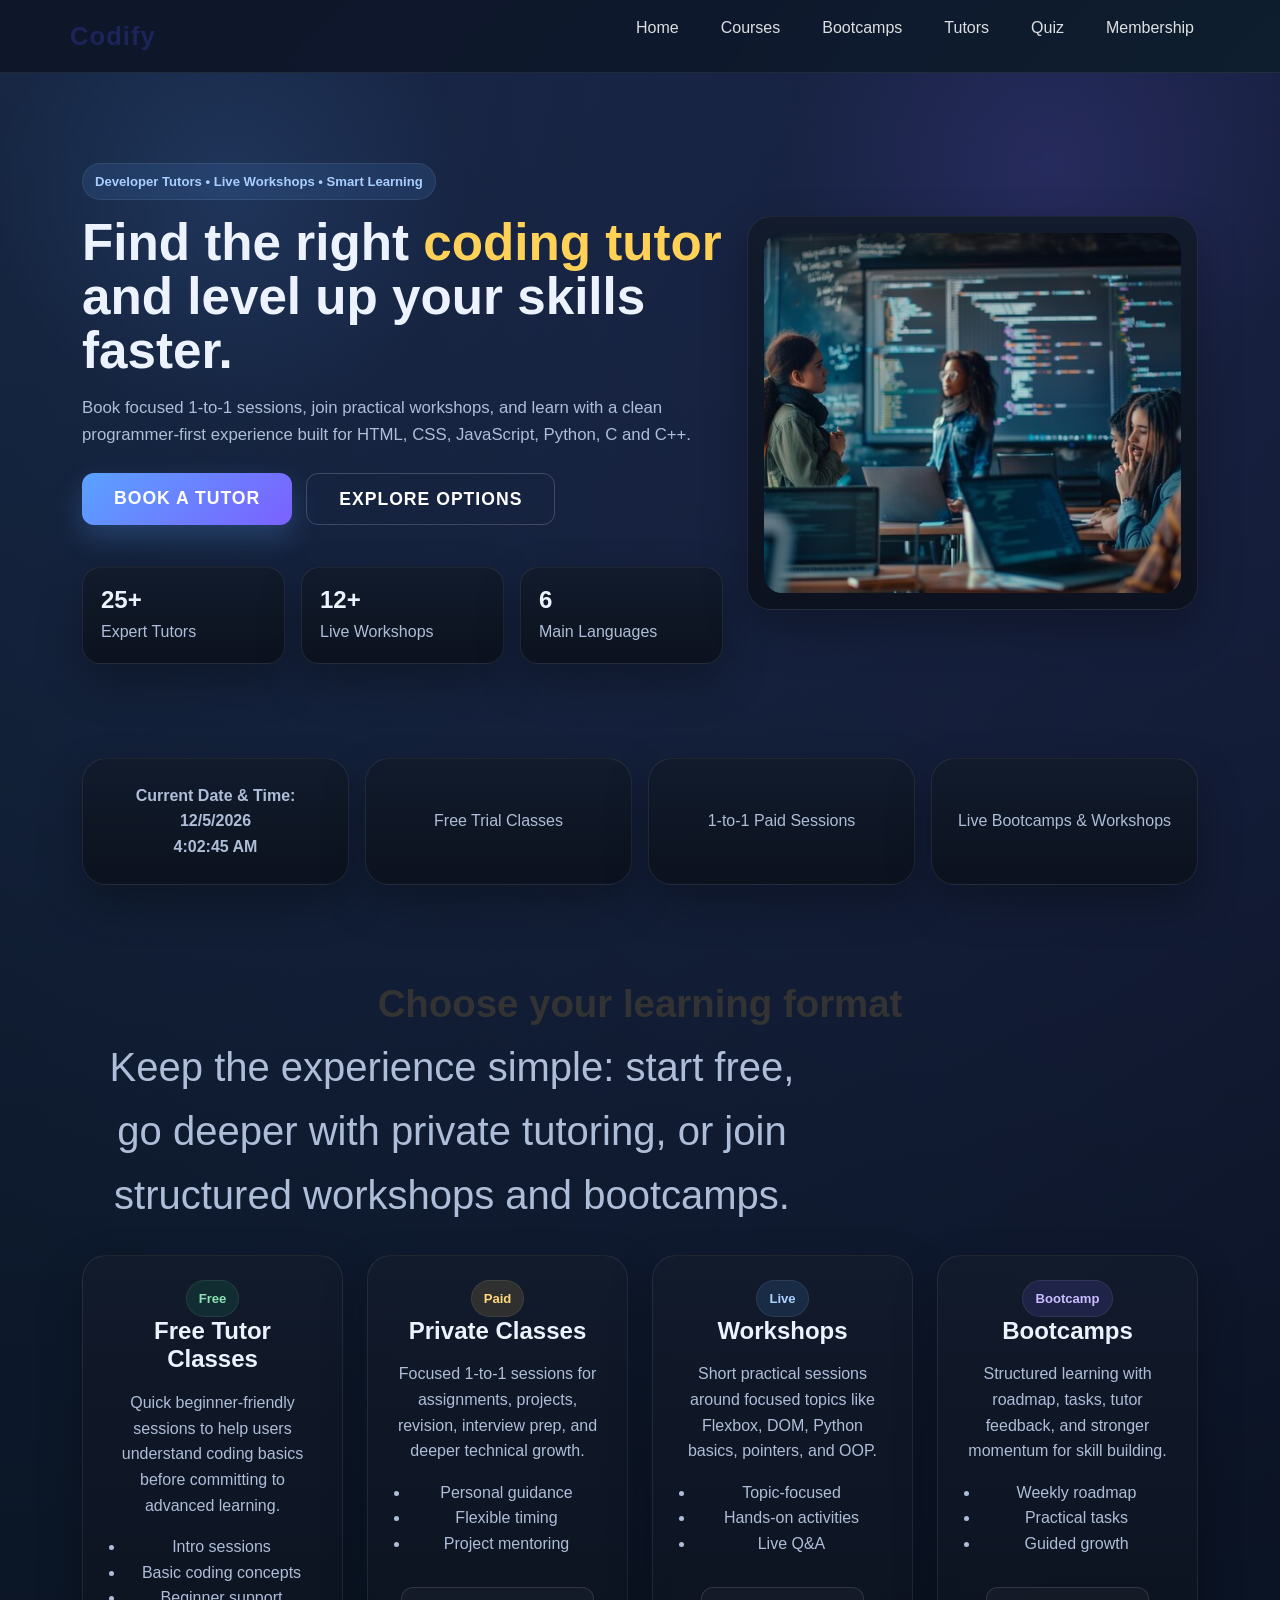
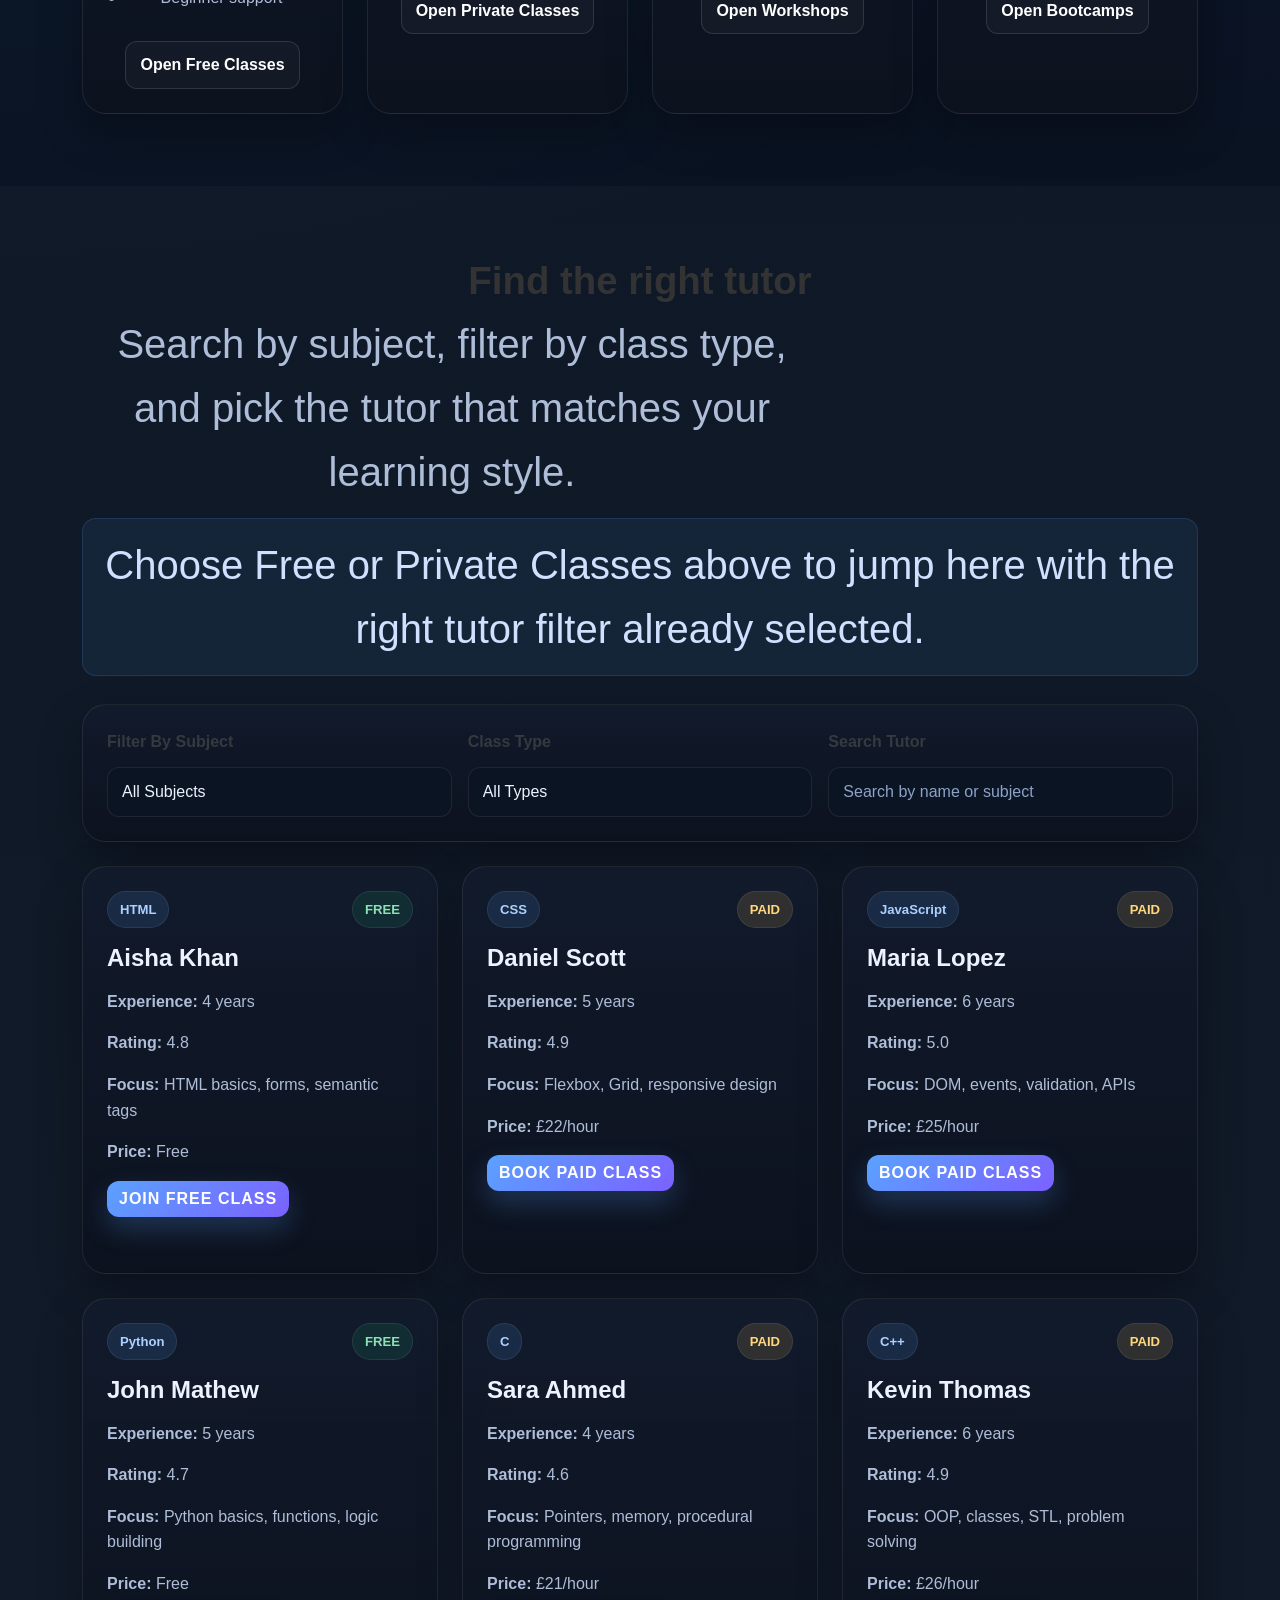
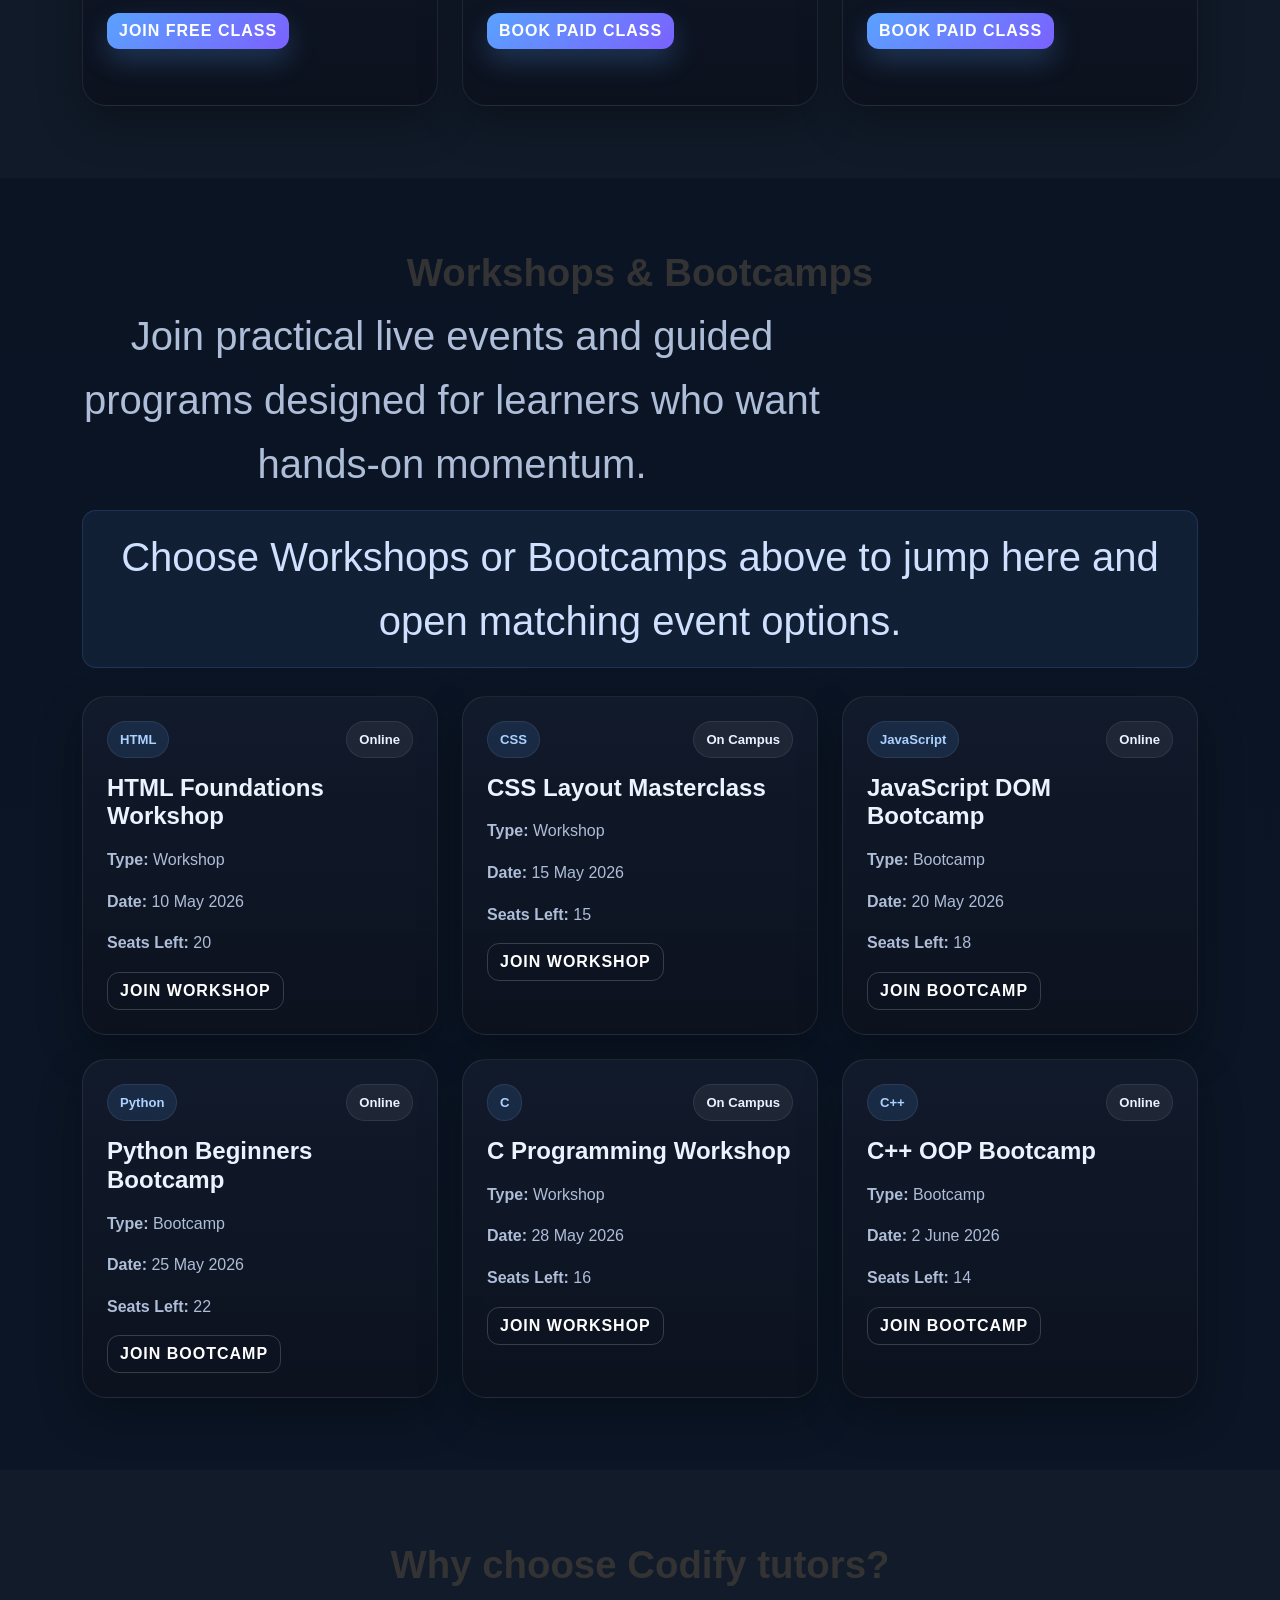
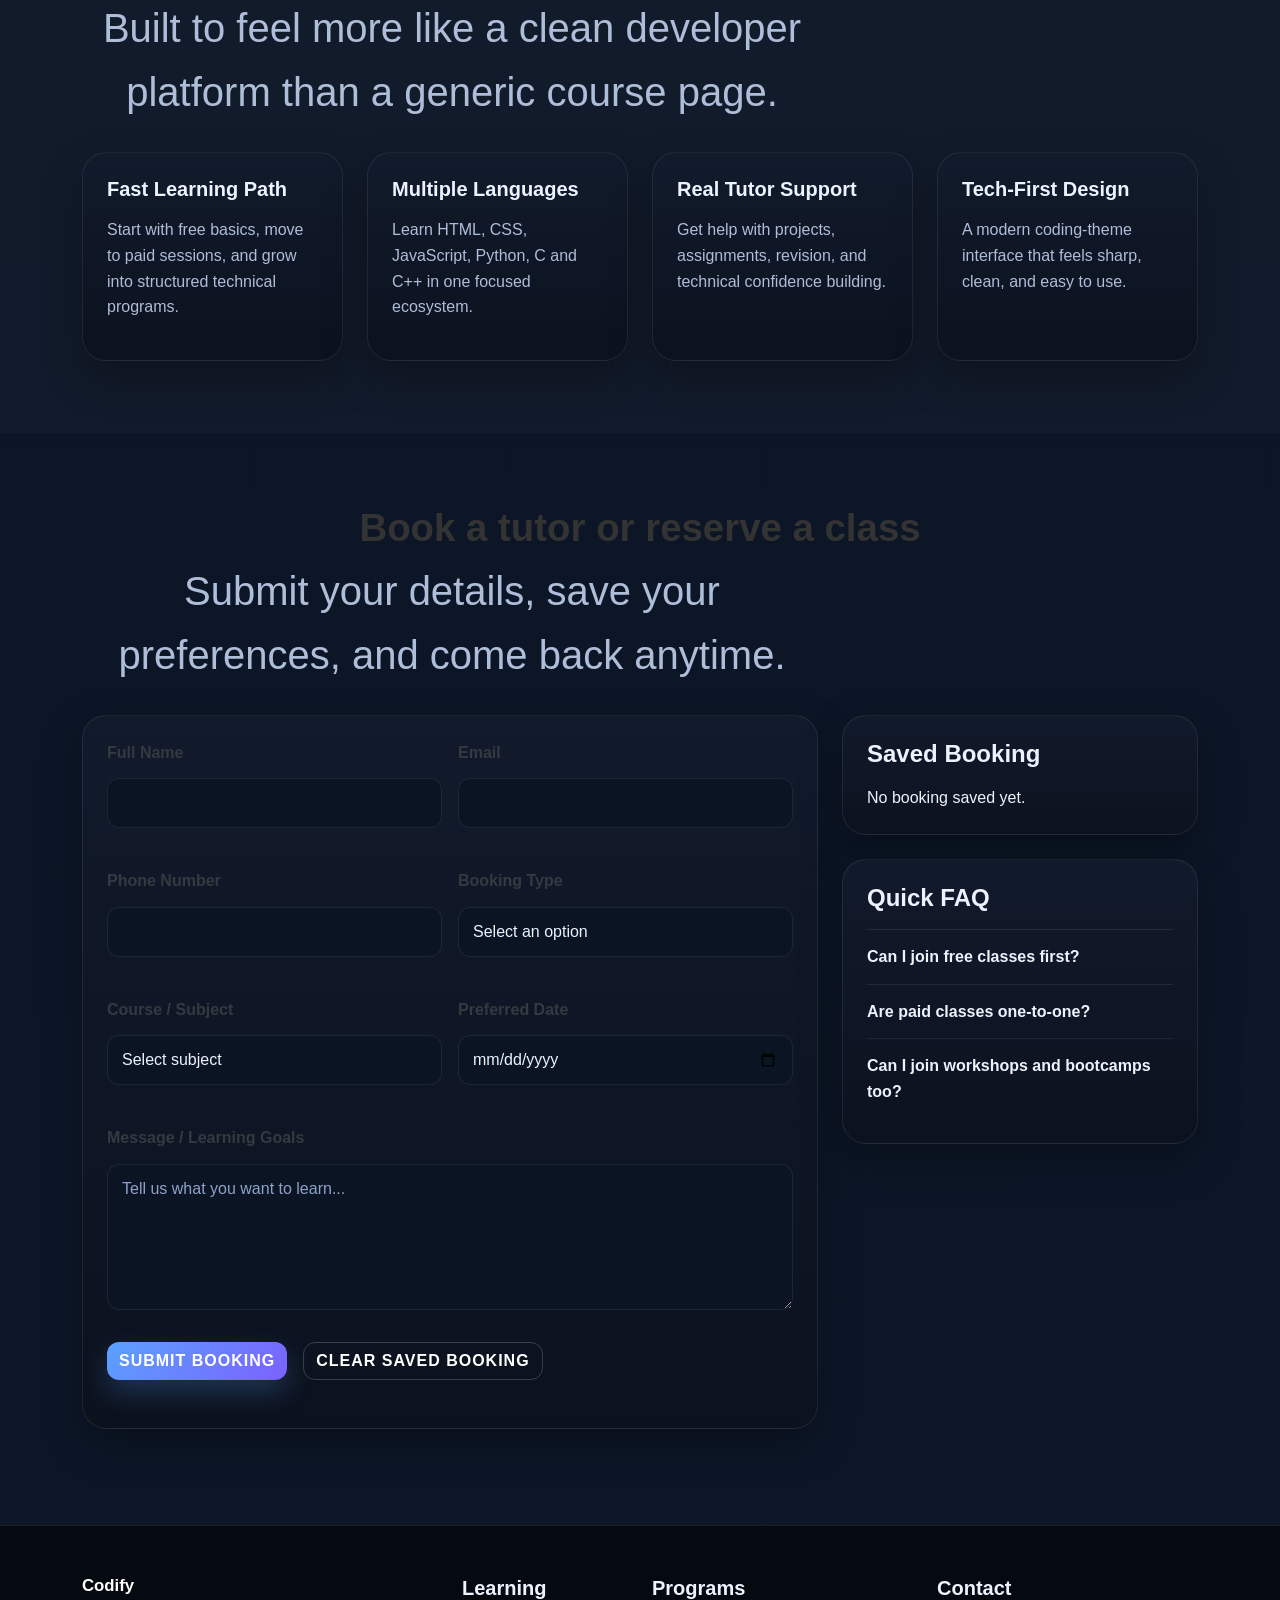
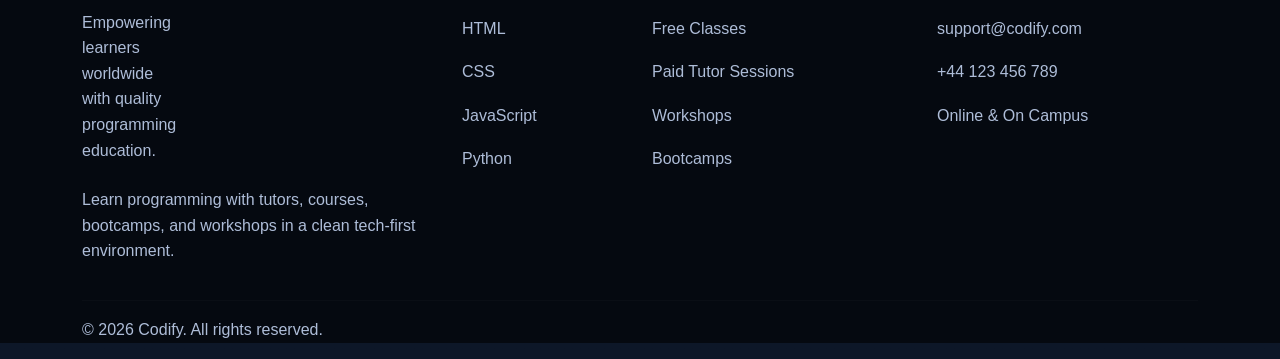
<file: tutors.html>
<!DOCTYPE html>
<html lang="en">
<head>
  <meta charset="UTF-8" />
  <meta name="viewport" content="width=device-width, initial-scale=1.0" />
  <title>Codify | Tutors</title>
  <meta name="description" content="Explore Codify tutors, book coding sessions, and join workshops in a modern programmer-style learning platform." />
  <link href="https://cdn.jsdelivr.net/npm/bootstrap@5.3.3/dist/css/bootstrap.min.css" rel="stylesheet">
  <link rel="stylesheet" href="css/mainstyle.css">
  <link rel="stylesheet" href="main.css">
  <style>
    :root {
      --bg: #08111f;
      --bg-2: #0d1728;
      --panel: rgba(16, 24, 40, 0.92);
      --panel-2: rgba(22, 32, 52, 0.96);
      --line: rgba(255,255,255,0.08);
      --text: #ecf3ff;
      --muted: #aebdd8;
      --accent: #5aa2ff;
      --accent-2: #7b61ff;
      --success: #1fbd72;
      --warning: #ffc857;
      --shadow: 0 18px 44px rgba(0,0,0,0.28);
      --radius-xl: 24px;
      --radius-lg: 18px;
      --radius-md: 14px;
    }

    * { box-sizing: border-box; }
    html { scroll-behavior: smooth; }
    body {
      margin: 0;
      font-family: Arial, sans-serif;
      color: var(--text);
      background:
        radial-gradient(circle at top left, rgba(90,162,255,0.14), transparent 28%),
        radial-gradient(circle at top right, rgba(123,97,255,0.12), transparent 26%),
        linear-gradient(180deg, var(--bg) 0%, var(--bg-2) 100%);
      line-height: 1.6;
    }

    .custom-navbar {
      background: rgba(8, 14, 24, 0.84);
      backdrop-filter: blur(14px);
      border-bottom: 1px solid var(--line);
      box-shadow: 0 8px 20px rgba(0,0,0,0.18);
    }

    .brand-wrap {
      display: flex;
      align-items: center;
      gap: 0;
      text-decoration: none;
    }

    .brand-logo {
      width: 118px;
      height: 78px;
      border-radius: 12px;
      object-fit: contain;
      object-position: center;
      box-shadow: 0 10px 20px rgba(0,0,0,0.28), 0 0 0 1px rgba(255,255,255,0.08);
      background: rgba(11, 18, 32, 0.92);
      padding: 5px;
      flex-shrink: 0;
    }

    .brand-text {
      display: none;
    }

    .navbar .nav-link {
      color: var(--muted);
      font-weight: 600;
      transition: color .25s ease;
    }

    .navbar .nav-link:hover,
    .navbar .nav-link.active {
      color: white;
    }

    .navbar-toggler {
      border-color: rgba(255,255,255,0.16);
    }

    .navbar-toggler:focus {
      box-shadow: 0 0 0 0.2rem rgba(90,162,255,0.18);
    }

    .section-space { padding: 72px 0; }
    .bg-soft { background: rgba(255,255,255,0.025); }

    .section-title { margin-bottom: 28px; }
    .section-title h2 {
      font-size: clamp(1.8rem, 3vw, 2.4rem);
      font-weight: 700;
      margin-bottom: 8px;
    }
    .section-title p {
      margin: 0;
      color: var(--muted);
      max-width: 740px;
    }

    .section-note {
      margin-top: 14px;
      padding: 14px 16px;
      border-radius: var(--radius-md);
      background: rgba(90,162,255,0.08);
      border: 1px solid rgba(90,162,255,0.16);
      color: #cfe1ff;
    }

    .tutor-hero {
      position: relative;
      padding: 90px 0 70px;
      overflow: hidden;
    }

    .code-glow {
      position: absolute;
      inset: 0;
      background:
        radial-gradient(circle at 18% 18%, rgba(90,162,255,0.12), transparent 20%),
        radial-gradient(circle at 82% 14%, rgba(123,97,255,0.14), transparent 22%);
      pointer-events: none;
    }

    .hero-content {
      position: relative;
      z-index: 1;
    }

    .hero-badge,
    .subject-badge,
    .class-badge,
    .mode-badge,
    .feature-tag {
      display: inline-flex;
      align-items: center;
      justify-content: center;
      gap: 8px;
      padding: 7px 12px;
      border-radius: 999px;
      font-size: 0.82rem;
      font-weight: 700;
      border: 1px solid rgba(255,255,255,0.08);
    }

    .hero-badge {
      margin-bottom: 16px;
      background: rgba(90,162,255,0.12);
      color: #a9ceff;
    }

    .hero-title {
      font-size: clamp(2.2rem, 4vw, 3.7rem);
      line-height: 1.05;
      font-weight: 700;
      max-width: 720px;
      margin-bottom: 18px;
    }

    .hero-title .accent { color: #ffd257; }

    .hero-desc {
      max-width: 660px;
      color: var(--muted);
      font-size: 1.05rem;
      margin-bottom: 24px;
    }

    .hero-buttons {
      display: flex;
      gap: 14px;
      flex-wrap: wrap;
    }

    .custom-btn-primary,
    .custom-btn-secondary,
    .card-action-btn,
    .option-link {
      border-radius: 12px;
      font-weight: 700;
      transition: transform .25s ease, box-shadow .25s ease, border-color .25s ease;
    }

    .custom-btn-primary {
      background: linear-gradient(135deg, var(--accent), var(--accent-2));
      border: none;
      box-shadow: 0 12px 28px rgba(90,162,255,0.24);
      color: #fff;
    }

    .custom-btn-primary:hover,
    .custom-btn-secondary:hover,
    .card-action-btn:hover,
    .option-link:hover {
      transform: translateY(-2px);
      color: #fff;
    }

    .custom-btn-secondary {
      border: 1px solid rgba(255,255,255,0.18);
      color: white;
    }

    .hero-panel,
    .feature-card,
    .benefit-card,
    .filter-box,
    .tutor-card,
    .workshop-card,
    .booking-card,
    .saved-card,
    .mini-info-box,
    .stat-card {
      background: linear-gradient(180deg, rgba(18, 27, 44, 0.96), rgba(12, 18, 30, 0.98));
      border: 1px solid var(--line);
      border-radius: var(--radius-xl);
      box-shadow: var(--shadow);
    }

    .hero-panel {
      padding: 16px;
      position: relative;
      z-index: 1;
    }

    .hero-panel img {
      width: 100%;
      min-height: 360px;
      object-fit: cover;
      object-position: center;
      border-radius: 18px;
      display: block;
      background: #0b1220;
    }

    .hero-stats { margin-top: 26px; }

    .stat-card {
      padding: 18px;
      height: 100%;
      border-radius: 18px;
    }

    .stat-card h3 {
      margin-bottom: 4px;
      font-size: 1.5rem;
      font-weight: 700;
    }

    .stat-card p {
      margin: 0;
      color: var(--muted);
    }

    .mini-info-box,
    .filter-box,
    .feature-card,
    .benefit-card,
    .tutor-card,
    .workshop-card,
    .booking-card,
    .saved-card {
      padding: 24px;
    }

    .mini-info-box {
      min-height: 100%;
      text-align: center;
      display: flex;
      align-items: center;
      justify-content: center;
      color: var(--muted);
    }

    .feature-card,
    .benefit-card,
    .tutor-card,
    .workshop-card {
      height: 100%;
      transition: transform .28s ease, border-color .28s ease, box-shadow .28s ease;
      position: relative;
      overflow: hidden;
    }

    .feature-card:hover,
    .benefit-card:hover,
    .tutor-card:hover,
    .workshop-card:hover {
      transform: translateY(-6px);
      border-color: rgba(90,162,255,0.3);
      box-shadow: 0 22px 44px rgba(0,0,0,0.32);
    }

    .tutor-card::before,
    .workshop-card::before {
      content: "";
      position: absolute;
      inset: 0;
      background: linear-gradient(120deg, transparent, rgba(90,162,255,0.08), transparent);
      opacity: 0;
      transition: opacity .3s ease;
      pointer-events: none;
    }

    .tutor-card:hover::before,
    .workshop-card:hover::before {
      opacity: 1;
    }

    .feature-card p,
    .benefit-card p,
    .tutor-card p,
    .workshop-card p,
    .saved-card p,
    .faq-answer,
    .option-text {
      color: var(--muted);
    }

    .feature-card ul {
      padding-left: 18px;
      margin-top: 12px;
      color: var(--muted);
    }

    .free-tag,
    .class-badge.free { background: rgba(31,189,114,0.12); color: #8ce1b5; }
    .paid-tag,
    .class-badge.paid { background: rgba(255,200,87,0.13); color: #ffd77d; }
    .workshop-tag,
    .subject-badge { background: rgba(90,162,255,0.13); color: #add1ff; }
    .bootcamp-tag { background: rgba(123,97,255,0.14); color: #cabdff; }
    .mode-badge { background: rgba(255,255,255,0.06); color: var(--text); }

    .tutor-badge-row,
    .workshop-badge-row {
      display: flex;
      justify-content: space-between;
      gap: 10px;
      flex-wrap: wrap;
      margin-bottom: 16px;
    }

    .option-link {
      display: inline-flex;
      align-items: center;
      justify-content: center;
      margin-top: 14px;
      padding: 10px 14px;
      border: 1px solid rgba(255,255,255,0.12);
      color: #fff;
      text-decoration: none;
      background: rgba(255,255,255,0.03);
    }

    .option-link:hover {
      border-color: rgba(90,162,255,0.35);
      background: rgba(90,162,255,0.08);
    }

    .form-label { font-weight: 600; }

    .form-control,
    .form-select {
      background: #0b1423;
      border: 1px solid var(--line);
      color: var(--text);
      border-radius: 12px;
      padding: 12px 14px;
    }

    .form-control::placeholder { color: #8ea2c7; }

    .form-control:focus,
    .form-select:focus {
      background: #0b1423;
      color: var(--text);
      border-color: var(--accent);
      box-shadow: 0 0 0 4px rgba(90,162,255,0.12);
    }

    .error {
      display: block;
      min-height: 18px;
      margin-top: 6px;
      color: #ff7d8d;
      font-size: 0.9rem;
    }

    .is-invalid-custom {
      border-color: #ff6577 !important;
      box-shadow: 0 0 0 4px rgba(255,101,119,0.12) !important;
    }

    .is-valid-custom {
      border-color: #1fbd72 !important;
      box-shadow: 0 0 0 4px rgba(31,189,114,0.12) !important;
    }

    .success-box {
      background: rgba(31,189,114,0.10);
      border-left: 4px solid var(--success);
      border-radius: 14px;
      padding: 18px;
    }

    .faq-item {
      border-top: 1px solid var(--line);
      padding: 14px 0;
    }

    .faq-item:first-child {
      border-top: none;
      padding-top: 0;
    }

    .faq-question {
      width: 100%;
      background: none;
      border: none;
      text-align: left;
      color: var(--text);
      font-weight: 700;
      padding: 0;
    }

    .faq-answer { display: none; padding-top: 10px; }

    .site-footer {
      background: rgba(5, 9, 15, 0.95);
      border-top: 1px solid var(--line);
      margin-top: 24px;
      padding-top: 50px;
    }

    .footer-brand {
      display: flex;
      align-items: center;
      gap: 10px;
      margin-bottom: 14px;
    }

    .footer-logo {
      width: 40px;
      height: 40px;
      border-radius: 50%;
      object-fit: cover;
      object-position: center;
      background: #0b1220;
    }

    .footer-links {
      list-style: none;
      padding-left: 0;
      margin: 0;
    }

    .footer-links li { margin-bottom: 8px; }
    .footer-links a, .footer-text, .copyright, .footer-links span { color: var(--muted); }
    .footer-links a:hover { color: white; }
    .footer-line { border-color: var(--line); margin: 28px 0 16px; }

    @media (max-width: 991px) {
      .hero-panel img { min-height: 280px; }
    }

    @media (max-width: 768px) {
      .tutor-hero { padding: 72px 0 52px; }
      .section-space { padding: 56px 0; }
      .hero-title { font-size: 2rem; }
      .hero-panel,
      .mini-info-box,
      .filter-box,
      .feature-card,
      .benefit-card,
      .tutor-card,
      .workshop-card,
      .booking-card,
      .saved-card { padding: 20px; }
      .brand-text { font-size: 1.4rem; }
      .brand-logo { width: 96px; height: 64px; }
    }
  </style>
</head>
<body>
  <header class="site-header compact-header">
        <nav class="topbar">
            <div class="nav-container">
                <a href="index.html" class="nav-logo">Codify</a>
                <ul class="nav-links">
                    <li><a href="index.html">Home</a></li>
                    <li><a href="courses.html">Courses</a></li>
                    <li><a href="bootcamp.html">Bootcamps</a></li>
                    <li><a href="tutors.html">Tutors</a></li>
                    <li><a href="quiz.html">Quiz</a></li>
                    <li><a href="membership.html">Membership</a></li>
                </ul>
            </div>
        </nav>
    </header>

  <main>
    <section class="tutor-hero">
      <div class="code-glow"></div>
      <div class="container hero-content">
        <div class="row align-items-center g-4">
          <div class="col-lg-7">
            <span class="hero-badge">Developer Tutors • Live Workshops • Smart Learning</span>
            <h1 class="hero-title">Find the right <span class="accent">coding tutor</span> and level up your skills faster.</h1>
            <p class="hero-desc">Book focused 1-to-1 sessions, join practical workshops, and learn with a clean programmer-first experience built for HTML, CSS, JavaScript, Python, C and C++.</p>
            <div class="hero-buttons">
              <a href="#bookingSection" class="btn btn-lg custom-btn-primary">Book a Tutor</a>
              <a href="#learningOptions" class="btn btn-lg custom-btn-secondary">Explore Options</a>
            </div>

            <div class="hero-stats row g-3">
              <div class="col-6 col-md-4">
                <div class="stat-card">
                  <h3>25+</h3>
                  <p>Expert Tutors</p>
                </div>
              </div>
              <div class="col-6 col-md-4">
                <div class="stat-card">
                  <h3>12+</h3>
                  <p>Live Workshops</p>
                </div>
              </div>
              <div class="col-6 col-md-4">
                <div class="stat-card">
                  <h3>6</h3>
                  <p>Main Languages</p>
                </div>
              </div>
            </div>
          </div>

          <div class="col-lg-5">
            <div class="hero-panel">
              <img src="images/teacher teaching.jpg" alt="Tutor teaching programming">
            </div>
          </div>
        </div>
      </div>
    </section>

    <section class="py-4">
      <div class="container">
        <div class="row g-3 text-center">
          <div class="col-md-3"><div class="mini-info-box"><strong id="liveDateTime">Loading date and time...</strong></div></div>
          <div class="col-md-3"><div class="mini-info-box">Free Trial Classes</div></div>
          <div class="col-md-3"><div class="mini-info-box">1-to-1 Paid Sessions</div></div>
          <div class="col-md-3"><div class="mini-info-box">Live Bootcamps & Workshops</div></div>
        </div>
      </div>
    </section>

    <section class="section-space" id="learningOptions">
      <div class="container">
        <div class="section-title text-center">
          <h2>Choose your learning format</h2>
          <p>Keep the experience simple: start free, go deeper with private tutoring, or join structured workshops and bootcamps.</p>
        </div>

        <div class="row g-4">
          <div class="col-md-6 col-lg-3">
            <div class="feature-card">
              <div class="feature-tag free-tag">Free</div>
              <h4>Free Tutor Classes</h4>
              <p>Quick beginner-friendly sessions to help users understand coding basics before committing to advanced learning.</p>
              <ul>
                <li>Intro sessions</li>
                <li>Basic coding concepts</li>
                <li>Beginner support</li>
              </ul>
              <a href="#tutorDirectory" class="option-link learning-link" data-target="free">Open Free Classes</a>
            </div>
          </div>

          <div class="col-md-6 col-lg-3">
            <div class="feature-card">
              <div class="feature-tag paid-tag">Paid</div>
              <h4>Private Classes</h4>
              <p>Focused 1-to-1 sessions for assignments, projects, revision, interview prep, and deeper technical growth.</p>
              <ul>
                <li>Personal guidance</li>
                <li>Flexible timing</li>
                <li>Project mentoring</li>
              </ul>
              <a href="#tutorDirectory" class="option-link learning-link" data-target="paid">Open Private Classes</a>
            </div>
          </div>

          <div class="col-md-6 col-lg-3">
            <div class="feature-card">
              <div class="feature-tag workshop-tag">Live</div>
              <h4>Workshops</h4>
              <p>Short practical sessions around focused topics like Flexbox, DOM, Python basics, pointers, and OOP.</p>
              <ul>
                <li>Topic-focused</li>
                <li>Hands-on activities</li>
                <li>Live Q&amp;A</li>
              </ul>
              <a href="#eventsSection" class="option-link learning-link" data-target="workshop">Open Workshops</a>
            </div>
          </div>

          <div class="col-md-6 col-lg-3">
            <div class="feature-card">
              <div class="feature-tag bootcamp-tag">Bootcamp</div>
              <h4>Bootcamps</h4>
              <p>Structured learning with roadmap, tasks, tutor feedback, and stronger momentum for skill building.</p>
              <ul>
                <li>Weekly roadmap</li>
                <li>Practical tasks</li>
                <li>Guided growth</li>
              </ul>
              <a href="#eventsSection" class="option-link learning-link" data-target="bootcamp">Open Bootcamps</a>
            </div>
          </div>
        </div>
      </div>
    </section>

    <section class="section-space bg-soft" id="tutorDirectory">
      <div class="container">
        <div class="section-title">
          <h2>Find the right tutor</h2>
          <p>Search by subject, filter by class type, and pick the tutor that matches your learning style.</p>
          <div class="section-note" id="tutorSectionNote">Choose Free or Private Classes above to jump here with the right tutor filter already selected.</div>
        </div>

        <div class="filter-box mb-4">
          <div class="row g-3">
            <div class="col-md-4">
              <label for="subjectFilter" class="form-label">Filter by Subject</label>
              <select id="subjectFilter" class="form-select">
                <option value="all">All Subjects</option>
                <option value="html">HTML</option>
                <option value="css">CSS</option>
                <option value="javascript">JavaScript</option>
                <option value="python">Python</option>
                <option value="c">C</option>
                <option value="cpp">C++</option>
              </select>
            </div>
            <div class="col-md-4">
              <label for="classTypeFilter" class="form-label">Class Type</label>
              <select id="classTypeFilter" class="form-select">
                <option value="all">All Types</option>
                <option value="free">Free</option>
                <option value="paid">Paid</option>
              </select>
            </div>
            <div class="col-md-4">
              <label for="tutorSearch" class="form-label">Search Tutor</label>
              <input type="text" id="tutorSearch" class="form-control" placeholder="Search by name or subject">
            </div>
          </div>
        </div>

        <div class="row g-4" id="tutorContainer"></div>
      </div>
    </section>

    <section class="section-space" id="eventsSection">
      <div class="container">
        <div class="section-title">
          <h2>Workshops & Bootcamps</h2>
          <p>Join practical live events and guided programs designed for learners who want hands-on momentum.</p>
          <div class="section-note" id="eventSectionNote">Choose Workshops or Bootcamps above to jump here and open matching event options.</div>
        </div>
        <div class="row g-4" id="workshopContainer"></div>
      </div>
    </section>

    <section class="section-space bg-soft">
      <div class="container">
        <div class="section-title text-center">
          <h2>Why choose Codify tutors?</h2>
          <p>Built to feel more like a clean developer platform than a generic course page.</p>
        </div>
        <div class="row g-4">
          <div class="col-md-6 col-lg-3"><div class="benefit-card"><h5>Fast Learning Path</h5><p>Start with free basics, move to paid sessions, and grow into structured technical programs.</p></div></div>
          <div class="col-md-6 col-lg-3"><div class="benefit-card"><h5>Multiple Languages</h5><p>Learn HTML, CSS, JavaScript, Python, C and C++ in one focused ecosystem.</p></div></div>
          <div class="col-md-6 col-lg-3"><div class="benefit-card"><h5>Real Tutor Support</h5><p>Get help with projects, assignments, revision, and technical confidence building.</p></div></div>
          <div class="col-md-6 col-lg-3"><div class="benefit-card"><h5>Tech-First Design</h5><p>A modern coding-theme interface that feels sharp, clean, and easy to use.</p></div></div>
        </div>
      </div>
    </section>

    <section class="section-space" id="bookingSection">
      <div class="container">
        <div class="section-title">
          <h2>Book a tutor or reserve a class</h2>
          <p>Submit your details, save your preferences, and come back anytime.</p>
        </div>

        <div class="row g-4">
          <div class="col-lg-8">
            <div class="booking-card">
              <form id="bookingForm" novalidate>
                <div class="row g-3">
                  <div class="col-md-6">
                    <label for="fullName" class="form-label">Full Name</label>
                    <input type="text" id="fullName" class="form-control" autocomplete="name">
                    <small class="error" id="nameError"></small>
                  </div>
                  <div class="col-md-6">
                    <label for="email" class="form-label">Email</label>
                    <input type="email" id="email" class="form-control" autocomplete="email">
                    <small class="error" id="emailError"></small>
                  </div>
                  <div class="col-md-6">
                    <label for="phone" class="form-label">Phone Number</label>
                    <input type="tel" id="phone" class="form-control" autocomplete="tel">
                    <small class="error" id="phoneError"></small>
                  </div>
                  <div class="col-md-6">
                    <label for="bookingType" class="form-label">Booking Type</label>
                    <select id="bookingType" class="form-select">
                      <option value="">Select an option</option>
                      <option value="free">Free Tutor Class</option>
                      <option value="paid">Paid Private Class</option>
                      <option value="workshop">Workshop</option>
                      <option value="bootcamp">Bootcamp</option>
                    </select>
                    <small class="error" id="typeError"></small>
                  </div>
                  <div class="col-md-6">
                    <label for="course" class="form-label">Course / Subject</label>
                    <select id="course" class="form-select">
                      <option value="">Select subject</option>
                      <option value="HTML">HTML</option>
                      <option value="CSS">CSS</option>
                      <option value="JavaScript">JavaScript</option>
                      <option value="Python">Python</option>
                      <option value="C">C</option>
                      <option value="C++">C++</option>
                    </select>
                    <small class="error" id="courseError"></small>
                  </div>
                  <div class="col-md-6">
                    <label for="preferredDate" class="form-label">Preferred Date</label>
                    <input type="date" id="preferredDate" class="form-control">
                    <small class="error" id="dateError"></small>
                  </div>
                  <div class="col-12">
                    <label for="message" class="form-label">Message / Learning Goals</label>
                    <textarea id="message" class="form-control" rows="5" placeholder="Tell us what you want to learn..."></textarea>
                    <small class="error" id="messageError"></small>
                  </div>
                  <div class="col-12 d-flex flex-wrap gap-3 mt-2">
                    <button type="submit" class="btn custom-btn-primary">Submit Booking</button>
                    <button type="button" id="clearBookingBtn" class="btn custom-btn-secondary">Clear Saved Booking</button>
                  </div>
                </div>
              </form>
              <div id="bookingConfirmation" class="mt-4"></div>
            </div>
          </div>

          <div class="col-lg-4">
            <div class="saved-card mb-4">
              <h4>Saved Booking</h4>
              <div id="savedBooking">No booking saved yet.</div>
            </div>
            <div class="saved-card">
              <h4>Quick FAQ</h4>
              <div class="faq-item">
                <button class="faq-question" type="button">Can I join free classes first?</button>
                <div class="faq-answer">Yes. Free classes are available for beginners before moving into premium or structured programs.</div>
              </div>
              <div class="faq-item">
                <button class="faq-question" type="button">Are paid classes one-to-one?</button>
                <div class="faq-answer">Yes. Paid sessions are designed for personal guidance, assignments, project work and deeper learning.</div>
              </div>
              <div class="faq-item">
                <button class="faq-question" type="button">Can I join workshops and bootcamps too?</button>
                <div class="faq-answer">Yes. Codify offers both shorter workshops and longer bootcamp paths for multiple languages.</div>
              </div>
            </div>
          </div>
        </div>
      </div>
    </section>
  </main>

  <footer class="site-footer">
    <div class="container">
      <div class="row g-4">
        <div class="col-lg-4">
          <div class="col-md-3 mb-4" id="footerCol-1">
                    <h5 class="footer-heading">Codify</h5>
                    <p class="footer-text">Empowering learners worldwide with quality programming education.</p>
                </div>
          <p class="footer-text">Learn programming with tutors, courses, bootcamps, and workshops in a clean tech-first environment.</p>
        </div>
        <div class="col-md-4 col-lg-2">
          <h5>Learning</h5>
          <ul class="footer-links">
            <li><a href="courses.html">HTML</a></li>
            <li><a href="courses.html">CSS</a></li>
            <li><a href="courses.html">JavaScript</a></li>
            <li><a href="courses.html">Python</a></li>
          </ul>
        </div>
        <div class="col-md-4 col-lg-3">
          <h5>Programs</h5>
          <ul class="footer-links">
            <li><a href="#tutorDirectory" class="learning-link" data-target="free">Free Classes</a></li>
            <li><a href="#tutorDirectory" class="learning-link" data-target="paid">Paid Tutor Sessions</a></li>
            <li><a href="#eventsSection" class="learning-link" data-target="workshop">Workshops</a></li>
            <li><a href="#eventsSection" class="learning-link" data-target="bootcamp">Bootcamps</a></li>
          </ul>
        </div>
        <div class="col-md-4 col-lg-3">
          <h5>Contact</h5>
          <ul class="footer-links">
            <li><a href="mailto:support@codify.com">support@codify.com</a></li>
            <li><a href="tel:+44123456789">+44 123 456 789</a></li>
            <li><span>Online & On Campus</span></li>
          </ul>
        </div>
      </div>
      <hr class="footer-line">
      <p class="copyright">© 2026 Codify. All rights reserved.</p>
    </div>
  </footer>

  <script src="https://code.jquery.com/jquery-3.7.1.min.js"></script>
  <script src="https://cdn.jsdelivr.net/npm/bootstrap@5.3.3/dist/js/bootstrap.bundle.min.js"></script>
  <script>
    const tutors = [
      { name: 'Aisha Khan', subject: 'html', experience: '4 years', classType: 'free', price: 'Free', rating: '4.8', focus: 'HTML basics, forms, semantic tags' },
      { name: 'Daniel Scott', subject: 'css', experience: '5 years', classType: 'paid', price: '£22/hour', rating: '4.9', focus: 'Flexbox, Grid, responsive design' },
      { name: 'Maria Lopez', subject: 'javascript', experience: '6 years', classType: 'paid', price: '£25/hour', rating: '5.0', focus: 'DOM, events, validation, APIs' },
      { name: 'John Mathew', subject: 'python', experience: '5 years', classType: 'free', price: 'Free', rating: '4.7', focus: 'Python basics, functions, logic building' },
      { name: 'Sara Ahmed', subject: 'c', experience: '4 years', classType: 'paid', price: '£21/hour', rating: '4.6', focus: 'Pointers, memory, procedural programming' },
      { name: 'Kevin Thomas', subject: 'cpp', experience: '6 years', classType: 'paid', price: '£26/hour', rating: '4.9', focus: 'OOP, classes, STL, problem solving' }
    ];

    const workshops = [
      { title: 'HTML Foundations Workshop', subject: 'HTML', date: '2026-05-10', seats: 20, mode: 'Online', type: 'Workshop' },
      { title: 'CSS Layout Masterclass', subject: 'CSS', date: '2026-05-15', seats: 15, mode: 'On Campus', type: 'Workshop' },
      { title: 'JavaScript DOM Bootcamp', subject: 'JavaScript', date: '2026-05-20', seats: 18, mode: 'Online', type: 'Bootcamp' },
      { title: 'Python Beginners Bootcamp', subject: 'Python', date: '2026-05-25', seats: 22, mode: 'Online', type: 'Bootcamp' },
      { title: 'C Programming Workshop', subject: 'C', date: '2026-05-28', seats: 16, mode: 'On Campus', type: 'Workshop' },
      { title: 'C++ OOP Bootcamp', subject: 'C++', date: '2026-06-02', seats: 14, mode: 'Online', type: 'Bootcamp' }
    ];

    const tutorContainer = document.getElementById('tutorContainer');
    const workshopContainer = document.getElementById('workshopContainer');
    const subjectFilter = document.getElementById('subjectFilter');
    const classTypeFilter = document.getElementById('classTypeFilter');
    const tutorSearch = document.getElementById('tutorSearch');
    const bookingForm = document.getElementById('bookingForm');
    const bookingConfirmation = document.getElementById('bookingConfirmation');
    const savedBooking = document.getElementById('savedBooking');
    const clearBookingBtn = document.getElementById('clearBookingBtn');
    const tutorSectionNote = document.getElementById('tutorSectionNote');
    const eventSectionNote = document.getElementById('eventSectionNote');

    function formatSubject(subject) {
      const map = { html: 'HTML', css: 'CSS', javascript: 'JavaScript', python: 'Python', c: 'C', cpp: 'C++' };
      return map[subject] || subject;
    }

    function formatDate(dateString) {
      return new Date(dateString).toLocaleDateString('en-GB', { day: 'numeric', month: 'long', year: 'numeric' });
    }

    function showLiveDateTime() {
      const el = document.getElementById('liveDateTime');
      if (el) el.innerHTML = `Current Date & Time: ${new Date().toLocaleDateString()}<br>${new Date().toLocaleTimeString()}`;
    }
    setInterval(showLiveDateTime, 1000);
    showLiveDateTime();

    function setCookie(name, value, days) {
      const d = new Date();
      d.setTime(d.getTime() + (days * 24 * 60 * 60 * 1000));
      document.cookie = `${name}=${encodeURIComponent(value)};expires=${d.toUTCString()};path=/`;
    }

    function getCookie(name) {
      const cookieName = name + '=';
      const arr = decodeURIComponent(document.cookie).split(';');
      for (let i = 0; i < arr.length; i++) {
        const c = arr[i].trim();
        if (c.indexOf(cookieName) === 0) return c.substring(cookieName.length);
      }
      return '';
    }

    function safeBookingData() {
      try {
        return JSON.parse(localStorage.getItem('bookingData'));
      } catch {
        return null;
      }
    }

    function renderTutors(list) {
      tutorContainer.innerHTML = '';

      if (!list.length) {
        tutorContainer.innerHTML = '<div class="col-12"><div class="filter-box text-center">No tutors found. Try another filter.</div></div>';
        return;
      }

      list.forEach((tutor) => {
        const card = document.createElement('div');
        card.className = 'col-md-6 col-lg-4';
        card.innerHTML = `
          <div class="tutor-card h-100">
            <div class="tutor-badge-row">
              <span class="subject-badge">${formatSubject(tutor.subject)}</span>
              <span class="class-badge ${tutor.classType}">${tutor.classType.toUpperCase()}</span>
            </div>
            <h4>${tutor.name}</h4>
            <p><strong>Experience:</strong> ${tutor.experience}</p>
            <p><strong>Rating:</strong> ${tutor.rating}</p>
            <p><strong>Focus:</strong> ${tutor.focus}</p>
            <p><strong>Price:</strong> ${tutor.price}</p>
            <button class="btn custom-btn-primary card-action-btn selectTutorBtn" data-name="${tutor.name}" data-subject="${formatSubject(tutor.subject)}" data-type="${tutor.classType}">${tutor.classType === 'free' ? 'Join Free Class' : 'Book Paid Class'}</button>
          </div>
        `;
        tutorContainer.appendChild(card);
      });

      $('.tutor-card').hide().fadeIn(450);
    }

    function renderWorkshops() {
      workshopContainer.innerHTML = '';
      workshops.forEach((item) => {
        const card = document.createElement('div');
        card.className = 'col-md-6 col-lg-4';
        card.innerHTML = `
          <div class="workshop-card h-100">
            <div class="workshop-badge-row">
              <span class="subject-badge">${item.subject}</span>
              <span class="mode-badge">${item.mode}</span>
            </div>
            <h4>${item.title}</h4>
            <p><strong>Type:</strong> ${item.type}</p>
            <p><strong>Date:</strong> ${formatDate(item.date)}</p>
            <p><strong>Seats Left:</strong> ${item.seats}</p>
            <button class="btn custom-btn-secondary card-action-btn joinWorkshopBtn" data-title="${item.title}" data-subject="${item.subject}" data-type="${item.type}">Join ${item.type}</button>
          </div>
        `;
        workshopContainer.appendChild(card);
      });
      $('.workshop-card').hide().fadeIn(500);
    }

    function renderFilteredEvents(type) {
      const eventType = type.toLowerCase();
      const filtered = workshops.filter((item) => item.type.toLowerCase() === eventType);
      workshopContainer.innerHTML = '';

      filtered.forEach((item) => {
        const card = document.createElement('div');
        card.className = 'col-md-6 col-lg-4';
        card.innerHTML = `
          <div class="workshop-card h-100">
            <div class="workshop-badge-row">
              <span class="subject-badge">${item.subject}</span>
              <span class="mode-badge">${item.mode}</span>
            </div>
            <h4>${item.title}</h4>
            <p><strong>Type:</strong> ${item.type}</p>
            <p><strong>Date:</strong> ${formatDate(item.date)}</p>
            <p><strong>Seats Left:</strong> ${item.seats}</p>
            <button class="btn custom-btn-secondary card-action-btn joinWorkshopBtn" data-title="${item.title}" data-subject="${item.subject}" data-type="${item.type}">Join ${item.type}</button>
          </div>
        `;
        workshopContainer.appendChild(card);
      });

      $('.workshop-card').hide().fadeIn(500);
    }

    function handleLearningLink(target) {
      if (target === 'free' || target === 'paid') {
        classTypeFilter.value = target;
        tutorSearch.value = '';
        filterTutors();
        if (tutorSectionNote) {
          tutorSectionNote.textContent = target === 'free'
            ? 'Showing free tutor classes for beginners. Pick a tutor below or continue to the booking section.'
            : 'Showing private paid classes for focused 1-to-1 support. Pick a tutor below or continue to the booking section.';
        }
      }

      if (target === 'workshop' || target === 'bootcamp') {
        renderFilteredEvents(target);
        if (eventSectionNote) {
          eventSectionNote.textContent = target === 'workshop'
            ? 'Showing live workshops only. Choose one below to prefill the booking form.'
            : 'Showing bootcamps only. Choose one below to prefill the booking form.';
        }
      }
    }

    function filterTutors() {
      const subject = subjectFilter.value.toLowerCase();
      const classType = classTypeFilter.value.toLowerCase();
      const search = tutorSearch.value.toLowerCase();

      const filtered = tutors.filter((tutor) => {
        const subjectMatch = subject === 'all' || tutor.subject === subject;
        const typeMatch = classType === 'all' || tutor.classType === classType;
        const searchMatch = tutor.name.toLowerCase().includes(search) || tutor.subject.toLowerCase().includes(search) || formatSubject(tutor.subject).toLowerCase().includes(search);
        return subjectMatch && typeMatch && searchMatch;
      });

      renderTutors(filtered);
    }

    function setMinDate() {
      document.getElementById('preferredDate').setAttribute('min', new Date().toISOString().split('T')[0]);
    }

    function resetValidationStyles() {
      document.querySelectorAll('.form-control, .form-select').forEach((field) => field.classList.remove('is-invalid-custom', 'is-valid-custom'));
      document.querySelectorAll('.error').forEach((e) => e.textContent = '');
    }

    function validateForm() {
      resetValidationStyles();
      let isValid = true;

      const fullName = document.getElementById('fullName');
      const email = document.getElementById('email');
      const phone = document.getElementById('phone');
      const bookingType = document.getElementById('bookingType');
      const course = document.getElementById('course');
      const preferredDate = document.getElementById('preferredDate');
      const message = document.getElementById('message');

      const emailPattern = /^[^\s@]+@[^\s@]+\.[^\s@]+$/;
      const phonePattern = /^[+\d\s\-()]{10,20}$/;
      const today = new Date();
      today.setHours(0, 0, 0, 0);
      const selectedDate = preferredDate.value ? new Date(preferredDate.value) : null;

      if (fullName.value.trim().length < 3) {
        document.getElementById('nameError').textContent = 'Please enter your full name.';
        fullName.classList.add('is-invalid-custom');
        isValid = false;
      } else {
        fullName.classList.add('is-valid-custom');
      }

      if (!emailPattern.test(email.value.trim())) {
        document.getElementById('emailError').textContent = 'Please enter a valid email address.';
        email.classList.add('is-invalid-custom');
        isValid = false;
      } else {
        email.classList.add('is-valid-custom');
      }

      if (!phonePattern.test(phone.value.trim())) {
        document.getElementById('phoneError').textContent = 'Please enter a valid phone number.';
        phone.classList.add('is-invalid-custom');
        isValid = false;
      } else {
        phone.classList.add('is-valid-custom');
      }

      if (bookingType.value === '') {
        document.getElementById('typeError').textContent = 'Please select a booking type.';
        bookingType.classList.add('is-invalid-custom');
        isValid = false;
      } else {
        bookingType.classList.add('is-valid-custom');
      }

      if (course.value === '') {
        document.getElementById('courseError').textContent = 'Please select a course.';
        course.classList.add('is-invalid-custom');
        isValid = false;
      } else {
        course.classList.add('is-valid-custom');
      }

      if (preferredDate.value === '') {
        document.getElementById('dateError').textContent = 'Please choose a date.';
        preferredDate.classList.add('is-invalid-custom');
        isValid = false;
      } else if (selectedDate < today) {
        document.getElementById('dateError').textContent = 'Please choose today or a future date.';
        preferredDate.classList.add('is-invalid-custom');
        isValid = false;
      } else {
        preferredDate.classList.add('is-valid-custom');
      }

      if (message.value.trim().length < 15) {
        document.getElementById('messageError').textContent = 'Message should be at least 15 characters.';
        message.classList.add('is-invalid-custom');
        isValid = false;
      } else {
        message.classList.add('is-valid-custom');
      }

      return isValid;
    }

    function displaySavedBooking() {
      const saved = safeBookingData();
      const lastTutor = localStorage.getItem('lastTutor') || getCookie('lastTutor');
      const preferredSubject = getCookie('preferredSubject');

      if (!saved && !lastTutor && !preferredSubject) {
        savedBooking.innerHTML = 'No booking saved yet.';
        return;
      }

      savedBooking.innerHTML = `
        ${saved ? `
          <p><strong>Name:</strong> ${saved.fullName}</p>
          <p><strong>Email:</strong> ${saved.email}</p>
          <p><strong>Phone:</strong> ${saved.phone}</p>
          <p><strong>Type:</strong> ${saved.bookingType}</p>
          <p><strong>Course:</strong> ${saved.course}</p>
          <p><strong>Date:</strong> ${saved.preferredDate}</p>
        ` : ''}
        ${lastTutor ? `<p><strong>Last Tutor:</strong> ${lastTutor}</p>` : ''}
        ${preferredSubject ? `<p><strong>Preferred Subject:</strong> ${preferredSubject}</p>` : ''}
      `;
    }

    tutorContainer.addEventListener('click', function (e) {
      const btn = e.target.closest('.selectTutorBtn');
      if (!btn) return;
      const tutorName = btn.dataset.name;
      const subject = btn.dataset.subject;
      const classType = btn.dataset.type;
      document.getElementById('course').value = subject;
      document.getElementById('bookingType').value = classType;
      document.getElementById('message').value = `I would like to join ${classType} class with ${tutorName} for ${subject}.`;
      localStorage.setItem('lastTutor', tutorName);
      setCookie('lastTutor', tutorName, 7);
      setCookie('preferredSubject', subject, 7);
      document.getElementById('bookingSection').scrollIntoView({ behavior: 'smooth' });
      displaySavedBooking();
    });

    workshopContainer.addEventListener('click', function (e) {
      const btn = e.target.closest('.joinWorkshopBtn');
      if (!btn) return;
      const title = btn.dataset.title;
      const subject = btn.dataset.subject;
      const type = btn.dataset.type.toLowerCase();
      document.getElementById('course').value = subject;
      document.getElementById('bookingType').value = type;
      document.getElementById('message').value = `I want to join the ${title}.`;
      document.getElementById('bookingSection').scrollIntoView({ behavior: 'smooth' });
    });

    bookingForm.addEventListener('submit', function (e) {
      e.preventDefault();
      if (!validateForm()) return;

      const bookingData = {
        fullName: document.getElementById('fullName').value.trim(),
        email: document.getElementById('email').value.trim(),
        phone: document.getElementById('phone').value.trim(),
        bookingType: document.getElementById('bookingType').value,
        course: document.getElementById('course').value,
        preferredDate: document.getElementById('preferredDate').value,
        message: document.getElementById('message').value.trim()
      };

      localStorage.setItem('bookingData', JSON.stringify(bookingData));
      setCookie('preferredSubject', bookingData.course, 7);

      bookingConfirmation.innerHTML = `
        <div class="success-box">
          <h5>Booking submitted successfully</h5>
          <p><strong>Name:</strong> ${bookingData.fullName}</p>
          <p><strong>Type:</strong> ${bookingData.bookingType}</p>
          <p><strong>Course:</strong> ${bookingData.course}</p>
          <p><strong>Date:</strong> ${bookingData.preferredDate}</p>
        </div>
      `;

      $('#bookingConfirmation').hide().fadeIn(450);
      displaySavedBooking();
      bookingForm.reset();
      document.querySelectorAll('.form-control, .form-select').forEach((field) => field.classList.remove('is-valid-custom'));
    });

    clearBookingBtn.addEventListener('click', function () {
      localStorage.removeItem('bookingData');
      localStorage.removeItem('lastTutor');
      setCookie('lastTutor', '', -1);
      setCookie('preferredSubject', '', -1);
      savedBooking.innerHTML = 'No booking saved yet.';
      bookingConfirmation.innerHTML = '';
      bookingForm.reset();
      resetValidationStyles();
    });

    subjectFilter.addEventListener('change', filterTutors);
    classTypeFilter.addEventListener('change', filterTutors);
    tutorSearch.addEventListener('input', filterTutors);

    document.querySelectorAll('.learning-link').forEach((link) => {
      link.addEventListener('click', function () {
        handleLearningLink(this.dataset.target);
      });
    });

    $(document).ready(function () {
      $('.faq-answer').hide();
      $('.faq-question').on('click', function () {
        const answer = $(this).next('.faq-answer');
        $('.faq-answer').not(answer).slideUp(200);
        answer.stop(true, true).slideToggle(220);
      });

      const preferredSubject = getCookie('preferredSubject');
      if (preferredSubject) {
        subjectFilter.value = preferredSubject === 'C++' ? 'cpp' : preferredSubject.toLowerCase();
      }

      renderTutors(tutors);
      renderWorkshops();
      filterTutors();
      displaySavedBooking();
      setMinDate();
    });
  </script>
</body>
</html>
</file>
<file: css/mainstyle.css>
/* ===== Root Colors and Variables ===== */
:root {
    --primary-color: #007bff;
    --secondary-color: #6c757d;
    --success-color: #28a745;
    --danger-color: #dc3545;
    --warning-color: #ffc107;
    --info-color: #17a2b8;
    --light-color: #f8f9fa;
    --dark-color: #343a40;
    --white-color: #ffffff;
    --text-color: #333333;
    --border-color: #dee2e6;
    --shadow: 0 0.125rem 0.25rem rgba(0, 0, 0, 0.075);
    --shadow-lg: 0 1rem 3rem rgba(0, 0, 0, 0.175);
}

/* ===== General Styles ===== */
* {
    margin: 0;
    padding: 0;
    box-sizing: border-box;
}

html {
    scroll-behavior: smooth;
    text-decoration: none;
}

body {
    font-family: 'Segoe UI', Tahoma, Geneva, Verdana, sans-serif;
    color: var(--text-color);
    background-color: #f5f5f5;
    line-height: 1.6;
}
/* From buddy navbar */

.nav-container,
.page-shell,
.topic-strip-wrapper {
    max-width: 1180px;
    margin: 0 auto;
    padding: 0 20px;
}

.nav-container {
    display: flex;
    align-items: center;
    justify-content: space-between;
    min-height: 72px;
     
}

.nav-container a {
    text-decoration: none;
    color:rgba(33, 39, 98, 0.86);
}

.nav-logo {
    font-size: 1.6rem;
    font-weight: 800;
    letter-spacing: 0.04em;
}

.nav-links {
    display: flex;
    gap: 10px;
    list-style: none;
}

.nav-links a {
    display: inline-flex;
    align-items: center;
    min-height: 44px;
    padding: 0 16px;
    border-radius: 999px;
    color:rgba(33, 26, 84, 0.86);
    transition: background-color 0.2s ease, color 0.2s ease;
}
.topbar {
    text-decoration: none;

}


/* Buddy close */

.topic-strip-wrapper {
    padding-top: 14px;
}

.topic-strip {
    display: flex;
    gap: 10px;
    overflow-x: auto;
    padding: 4px 0 8px;
}

.topic-pill {
    border: 1px solid rgba(255, 255, 255, 0.16);
    background: rgba(255, 255, 255, 0.08);
    color: #fff;
    padding: 10px 18px;
    border-radius: 999px;
    white-space: nowrap;
    cursor: pointer;
    transition: transform 0.2s ease, background-color 0.2s ease, border-color 0.2s ease;
}

.topic-pill:hover,
.topic-pill.active {
    background: var(--green);
    border-color: var(--green);
    transform: translateY(-1px);

}


/* ===== Typography ===== */
h1, h2, h3, h4, h5, h6 {
    font-weight: 700;
    margin-bottom: 1rem;
}

p {
    margin-bottom: 1rem;
}

a {
    text-decoration: none;
    color: var(--primary-color);
    transition: color 0.3s ease;
}

/* ===== Hero Section ===== */
.hero-section {
    background: linear-gradient(135deg, rgba(0, 123, 255, 0.75), rgba(0, 86, 179, 0.8)), url('../images/bg_image_homepage_herosection.jpg') center/cover no-repeat;
    background-blend-mode: overlay;
    color: white;
    position: relative;
    overflow: hidden;
}

.hero-container {
    position: relative;
    z-index: 1;
}

.hero-content {
    animation: slideInLeft 0.8s ease-out;
}

.hero-title {
    font-size: 3.5rem;
    font-weight: 700;
    margin-bottom: 1.5rem;
    line-height: 1.2;
}

.hero-title .text-primary {
    color: #ffc107 !important;
}

.hero-subtitle {
    font-size: 1.25rem;
    margin-bottom: 2rem;
    opacity: 0.95;
}

.hero-buttons {
    display: flex;
    gap: 1rem;
    flex-wrap: wrap;
}

.hero-buttons .btn {
    font-weight: 600;
    padding: 0.75rem 2rem;
}

.hero-image {
    position: relative;
    display: flex;
    align-items: center;
    justify-content: center;
    animation: slideInRight 0.8s ease-out;
}

.floating-card {
    background: url('../images/bg_image_herosection.webp') center/cover no-repeat;
    border: 2px solid rgba(255, 255, 255, 0.3);
    border-radius: 30px;
    width: 300px;
    height: 300px;
    display: flex;
    align-items: center;
    justify-content: center;
    color: white;
    animation: float 3s ease-in-out infinite;
    box-shadow: 0 20px 60px rgba(0, 0, 0, 0.2);
    backdrop-filter: blur(5px);
}

@keyframes slideInLeft {
    from {
        opacity: 0;
        transform: translateX(-50px);
    }
    to {
        opacity: 1;
        transform: translateX(0);
    }
}

@keyframes slideInRight {
    from {
        opacity: 0;
        transform: translateX(50px);
    }
    to {
        opacity: 1;
        transform: translateX(0);
    }
}

@keyframes float {
    0%, 100% {
        transform: translateY(0px);
    }
    50% {
        transform: translateY(-20px);
    }
}

.section-text-panel {
    background: rgba(255, 255, 255, 0.94);
    border-radius: 24px;
    padding: 2rem;
    box-shadow: 0 20px 45px rgba(0, 0, 0, 0.06);
    border: 1px solid rgba(0, 0, 0, 0.04);
    max-width: 700px;
    margin: 0 auto;
    max-height: 520px;
    overflow-y: auto;
}

.section-text-panel::-webkit-scrollbar {
    width: 8px;
}

.section-text-panel::-webkit-scrollbar-thumb {
    background: rgba(0, 123, 255, 0.4);
    border-radius: 999px;
}

.section-text-panel::-webkit-scrollbar-track {
    background: rgba(255, 255, 255, 0.85);
}

.section-description {
    font-size: 1.05rem;
    line-height: 1.75;
    color: #444;
    margin-bottom: 1.3rem;
}

.section-side-image {
    width: 100%;
    max-width: 420px;
    height: auto;
    border-radius: 24px;
    box-shadow: 0 18px 30px rgba(0, 0, 0, 0.12);
    transition: transform 0.4s ease;
    object-fit: contain;
}

.section-side-image:hover {
    transform: translateY(-6px);
}

.section-bullet-list {
    font-size: 1rem;
    line-height: 1.75;
    color: #555;
    margin-bottom: 1.5rem;
    margin-left: 1.25rem;
}

.section-bullet-list li {
    margin-bottom: 0.75rem;
}

.btn-cta {
    padding: 0.8rem 2.5rem;
    font-weight: 600;
}

@media (max-width: 991.98px) {
    .section-text-panel {
        padding: 1.75rem;
    }

    .section-side-image {
        max-width: 100%;
        margin-top: 1.75rem;
    }
}

@media (max-width: 767.98px) {
    .section-text-panel {
        padding: 1.5rem;
    }

    .section-title {
        font-size: 2rem;
    }

    .feature-card {
        padding: 1.5rem;
    }
}

/* ===== Courses Section ===== */
.courses-section {
    background-color: white;
}

.bootcamps-section {
    background-color: var(--light-color);
}

.quiz-section {
    background-color: white;
}

.tutors-section {
    background-color: var(--light-color);
}

.section-title {
    font-size: 2.5rem;
    text-align: center;
    margin-bottom: 0.5rem;
    color: var(--text-color);
}

.section-subtitle {
    text-align: center;
    color: var(--secondary-color);
    margin-bottom: 3rem;
}

.course-card,
.bootcamp-card,
.quiz-card,
.tutor-card {
    background-color: white;
    border-radius: 10px;
    box-shadow: var(--shadow);
    transition: transform 0.3s ease, box-shadow 0.3s ease;
    margin-bottom: 2rem;
    overflow: hidden;
}

.course-card:hover,
.bootcamp-card:hover,
.quiz-card:hover,
.tutor-card:hover {
    transform: translateY(-10px);
    box-shadow: var(--shadow-lg);
}

.card-icon {
    font-size: 3rem;
    margin-bottom: 1rem;
}

.card-header {
    background-color: var(--primary-color);
    color: white;
    padding: 1.5rem;
    border-radius: 10px 10px 0 0;
}

.card-body {
    padding: 1.5rem;
}

.card-title {
    font-size: 1.3rem;
    margin-bottom: 0.5rem;
}

.card-text {
    color: var(--secondary-color);
    margin-bottom: 1rem;
}

.card-footer {
    background-color: var(--light-color);
    padding: 1rem 1.5rem;
    border-top: 1px solid var(--border-color);
    display: flex;
    justify-content: space-between;
    align-items: center;
}

.btn-enroll {
    background-color: var(--primary-color);
    color: white;
    border: none;
    padding: 0.5rem 1.5rem;
    border-radius: 5px;
    cursor: pointer;
    font-weight: 600;
    transition: background-color 0.3s ease;
}

.btn-enroll:hover {
    background-color: #0056b3;
    color: white;
    text-decoration: none;
}

/* ===== Features Section ===== */
.features-section {
    background-color: white;
    padding: 5rem 0;
}

.feature-card {
    background-color: var(--light-color);
    padding: 2rem;
    border-radius: 20px;
    text-align: center;
    transition: transform 0.3s ease, box-shadow 0.3s ease;
    border: none;
    overflow: hidden;
}

.feature-card:hover {
    transform: translateY(-5px);
    box-shadow: var(--shadow-lg);
}

.feature-image {
    width: 100%;
    height: 180px;
    object-fit: cover;
    border-radius: 16px;
    margin-bottom: 1.5rem;
}

.feature-icon {
    font-size: 3rem;
    color: var(--primary-color);
    margin-bottom: 1rem;
}

.feature-heading {
    font-size: 1.3rem;
    margin-bottom: 0.5rem;
    color: var(--text-color);
}

.feature-text {
    color: var(--secondary-color);
}

/* ===== Footer ===== */
.footer-section {
    background-color: var(--dark-color);
    color: var(--white-color);
}

.footer-heading {
    font-size: 1.1rem;
    margin-bottom: 1rem;
    color: var(--white-color);
}

.footer-text {
    color: rgba(255, 255, 255, 0.7);
    margin-bottom: 0.5rem;
}

.footer-links {
    list-style: none;
    margin: 0;
    padding: 0;
}

.footer-links li {
    margin-bottom: 0.5rem;
}

.footer-links a {
    color: rgba(255, 255, 255, 0.7);
    transition: color 0.3s ease;
}

.footer-links a:hover {
    color: var(--primary-color);
}

.social-links {
    display: flex;
    gap: 1rem;
}

.social-icon {
    display: inline-flex;
    align-items: center;
    justify-content: center;
    width: 40px;
    height: 40px;
    background-color: rgba(255, 255, 255, 0.1);
    border-radius: 50%;
    color: white;
    transition: all 0.3s ease;
}

.social-icon:hover {
    background-color: var(--primary-color);
    color: white;
    text-decoration: none;
}

.footer-divider {
    border-color: rgba(255, 255, 255, 0.1);
    margin: 2rem 0;
}

.footer-copyright {
    color: rgba(255, 255, 255, 0.7);
    margin: 0;
}

/* ===== Cookie Consent Popup ===== */
.cookie-consent {
    position: fixed;
    bottom: 0;
    left: 0;
    right: 0;
    background-color: var(--dark-color);
    color: white;
    padding: 2rem;
    z-index: 1000;
    box-shadow: 0 -2px 10px rgba(0, 0, 0, 0.2);
    animation: slideUp 0.5s ease-out;
    display: none;
}

.cookie-consent.show {
    display: block;
}

@keyframes slideUp {
    from {
        transform: translateY(100%);
    }
    to {
        transform: translateY(0);
    }
}

.cookie-content {
    max-width: 1200px;
    margin: 0 auto;
}

.cookie-title {
    margin: 0 0 0.5rem 0;
    display: flex;
    align-items: center;
    gap: 0.5rem;
}

.cookie-text {
    margin-bottom: 1rem;
    opacity: 0.9;
}

.cookie-buttons {
    display: flex;
    gap: 1rem;
    flex-wrap: wrap;
}

.cookie-buttons .btn {
    margin: 0;
}

.cookie-warning {
    background-color: rgba(255, 169, 0, 0.95);
    color: #1f1f1f;
}

.cookie-warning .cookie-title i {
    color: #1f1f1f;
}

.cookie-warning .cookie-text {
    opacity: 1;
}

.cookie-warning .btn-outline-light {
    color: #1f1f1f;
    border-color: rgba(31, 31, 31, 0.45);
}

.cookie-warning .btn-outline-light:hover {
    background-color: rgba(31, 31, 31, 0.08);
}

/* ===== Membership Section ===== */
.membership-section {
    background: linear-gradient(135deg, #f5f7fa 0%, #c3cfe2 100%);
    padding: 5rem 0;
    position: relative;
}

.membership-section::before {
    content: '';
    position: absolute;
    top: 0;
    left: 0;
    right: 0;
    bottom: 0;
    background: url('data:image/svg+xml,<svg xmlns="http://www.w3.org/2000/svg" viewBox="0 0 100 100"><circle cx="20" cy="20" r="2" fill="rgba(0,123,255,0.1)"/><circle cx="80" cy="80" r="2" fill="rgba(0,123,255,0.1)"/></svg>');
    pointer-events: none;
}

.membership-card {
    background-color: white;
    border: 2px solid var(--border-color);
    border-radius: 15px;
    padding: 2.5rem;
    text-align: center;
    transition: all 0.4s cubic-bezier(0.175, 0.885, 0.32, 1.275);
    position: relative;
    margin-bottom: 2rem;
    overflow: hidden;
    box-shadow: 0 5px 15px rgba(0, 0, 0, 0.08);
}

.membership-card::before {
    content: '';
    position: absolute;
    top: 0;
    left: -100%;
    width: 100%;
    height: 100%;
    background: linear-gradient(90deg, transparent, rgba(255, 255, 255, 0.3), transparent);
    transition: left 0.5s ease;
}

.membership-card:hover::before {
    left: 100%;
}

.membership-card.featured {
    border-color: var(--primary-color);
    box-shadow: 0 20px 40px rgba(0, 123, 255, 0.3);
    transform: scale(1.08);
    border-width: 3px;
    background: linear-gradient(135deg, #ffffff 0%, #f0f7ff 100%);
}

.membership-card.featured::after {
    content: "POPULAR";
    position: absolute;
    top: -12px;
    left: 50%;
    transform: translateX(-50%);
    background: linear-gradient(135deg, var(--primary-color), #0056b3);
    color: white;
    padding: 0.6rem 1.5rem;
    border-radius: 25px;
    font-weight: 700;
    font-size: 0.85rem;
    letter-spacing: 1px;
    box-shadow: 0 4px 10px rgba(0, 123, 255, 0.3);
}

.membership-card:hover {
    box-shadow: 0 15px 40px rgba(0, 0, 0, 0.15);
    transform: translateY(-15px);
    border-color: var(--primary-color);
}

.membership-card.featured:hover {
    transform: scale(1.08) translateY(-15px);
    box-shadow: 0 25px 50px rgba(0, 123, 255, 0.4);
}

.plan-name {
    font-size: 1.8rem;
    margin-bottom: 1rem;
    font-weight: 800;
    color: var(--dark-color);
    text-transform: uppercase;
    letter-spacing: 1px;
}

.plan-price {
    font-size: 3.5rem;
    font-weight: 900;
    background: linear-gradient(135deg, var(--primary-color), #0056b3);
    -webkit-background-clip: text;
    -webkit-text-fill-color: transparent;
    background-clip: text;
    margin-bottom: 0.3rem;
}

.plan-price-period {
    color: var(--secondary-color);
    margin-bottom: 2rem;
    font-size: 1.1rem;
    font-weight: 500;
}

.plan-features {
    list-style: none;
    margin-bottom: 2.5rem;
    text-align: left;
}

.plan-features li {
    padding: 1rem 0;
    padding-left: 2rem;
    border-bottom: 1px solid var(--border-color);
    color: var(--text-color);
    font-weight: 500;
    position: relative;
    transition: all 0.3s ease;
}

.plan-features li:last-child {
    border-bottom: none;
}

.plan-features li:hover {
    padding-left: 2.5rem;
    color: var(--primary-color);
}

.plan-features li::before {
    content: "✓";
    position: absolute;
    left: 0;
    color: var(--success-color);
    font-weight: 900;
    font-size: 1.3rem;
    line-height: 1;
}

/* ===== Form Styles ===== */
.page-header {
    background: linear-gradient(135deg, #007bff 0%, #0056b3 100%);
    position: relative;
    overflow: hidden;
    padding: 5rem 2rem !important;
}

.page-header::before {
    content: '';
    position: absolute;
    top: -50%;
    right: -10%;
    width: 500px;
    height: 500px;
    background: rgba(255, 255, 255, 0.1);
    border-radius: 50%;
    animation: float 6s ease-in-out infinite;
}

.page-header::after {
    content: '';
    position: absolute;
    bottom: -30%;
    left: -5%;
    width: 400px;
    height: 400px;
    background: rgba(255, 255, 255, 0.05);
    border-radius: 50%;
    animation: float 8s ease-in-out infinite reverse;
}

.page-header h1 {
    position: relative;
    z-index: 2;
    text-shadow: 0 2px 10px rgba(0, 0, 0, 0.2);
    margin-bottom: 0.5rem;
}

.page-header p {
    position: relative;
    z-index: 2;
    opacity: 0.95;
}

.form-section {
    padding: 5rem 0;
    background: linear-gradient(180deg, #f8f9fa 0%, #ffffff 100%);
}

.form-card {
    background-color: white;
    border-radius: 20px;
    padding: 3.5rem;
    box-shadow: 0 10px 50px rgba(0, 0, 0, 0.1);
    border: 1px solid rgba(0, 123, 255, 0.1);
    backdrop-filter: blur(10px);
    animation: slideInUp 0.6s ease-out;
}

.form-title {
    font-size: 2.5rem;
    margin-bottom: 0.5rem;
    color: var(--dark-color);
    font-weight: 800;
    background: linear-gradient(135deg, var(--primary-color), #0056b3);
    -webkit-background-clip: text;
    -webkit-text-fill-color: transparent;
    background-clip: text;
}

.form-subtitle {
    color: var(--secondary-color);
    margin-bottom: 2.5rem;
    font-size: 1.1rem;
}

.form-label {
    font-weight: 700;
    color: var(--dark-color);
    margin-bottom: 0.8rem;
    font-size: 1rem;
    text-transform: capitalize;
}

.required {
    color: var(--danger-color);
    margin-left: 0.3rem;
}

.form-input {
    border: 2px solid var(--border-color);
    border-radius: 10px;
    padding: 1rem;
    font-size: 1rem;
    transition: all 0.3s ease;
    background-color: #f8f9fa;
    font-weight: 500;
}

.form-input:focus {
    border-color: var(--primary-color);
    background-color: white;
    box-shadow: 0 0 0 0.3rem rgba(0, 123, 255, 0.15);
    transform: translateY(-2px);
}

.form-input::placeholder {
    color: #adb5bd;
}

.form-input.is-invalid {
    border-color: var(--danger-color);
    background-color: #fff5f5;
}

.form-input.is-invalid:focus {
    border-color: var(--danger-color);
    box-shadow: 0 0 0 0.3rem rgba(220, 53, 69, 0.15);
}

.form-input.is-valid {
    border-color: var(--success-color);
}

.form-input.is-valid:focus {
    box-shadow: 0 0 0 0.3rem rgba(40, 167, 69, 0.15);
}

.invalid-feedback {
    color: var(--danger-color);
    font-size: 0.9rem;
    margin-top: 0.5rem;
    display: none;
    font-weight: 600;
    animation: shake 0.5s ease;
}

@keyframes shake {
    0%, 100% { transform: translateX(0); }
    25% { transform: translateX(-5px); }
    75% { transform: translateX(5px); }
}

.form-input.is-invalid ~ .invalid-feedback {
    display: block;
}

.form-check-input {
    border: 2px solid var(--border-color);
    cursor: pointer;
    width: 1.3rem;
    height: 1.3rem;
    transition: all 0.3s ease;
}

.form-check-input:hover {
    border-color: var(--primary-color);
}

.form-check-input:checked {
    background-color: var(--primary-color);
    border-color: var(--primary-color);
    box-shadow: none;
}

.form-check-label {
    cursor: pointer;
    margin-left: 0.8rem;
    margin-bottom: 0;
    font-weight: 500;
}

.form-check-label a {
    color: var(--primary-color);
    font-weight: 700;
    transition: color 0.3s ease;
}

.form-check-label a:hover {
    color: #0056b3;
    text-decoration: underline;
}

/* ===== Form Group Styling ===== */
.form-group-wrapper {
    display: flex;
    flex-direction: column;
    gap: 0.3rem;
}

.mb-3 {
    position: relative;
}

.form-label {
    display: flex;
    align-items: center;
    gap: 0.5rem;
}

/* ===== Success State ===== */
.form-input.is-valid {
    border-color: var(--success-color);
    background-color: #f0fdf4;
}

.form-input.is-valid:focus {
    box-shadow: 0 0 0 0.3rem rgba(40, 167, 69, 0.15);
}

/* ===== Input Group Effect ===== */
.form-input {
    position: relative;
}

.form-input::after {
    content: '';
    position: absolute;
    bottom: 0;
    left: 0;
    width: 0;
    height: 2px;
    background: linear-gradient(90deg, var(--primary-color), #0056b3);
    transition: width 0.3s ease;
}

/* ===== Form Container ===== */
.form-container {
    max-width: 600px;
    margin: 0 auto;
}

/* ===== Submit Button Animation ===== */
#submitBtn {
    position: relative;
    overflow: hidden;
}

#submitBtn:disabled {
    opacity: 0.7;
    cursor: not-allowed;
}

/* ===== Clear Button ===== */
#clearBtn {
    transition: all 0.3s ease;
}

#clearBtn:hover {
    background-color: #e2e6ea;
    border-color: #6c757d;
}

/* ===== Success/Error Message Animation ===== */
#successMessage {
    border-radius: 15px;
    padding: 1.5rem;
    border-left: 5px solid var(--success-color);
    background: linear-gradient(135deg, #d4edda, #c3e6cb);
}

#successMessage i {
    margin-right: 0.8rem;
    font-size: 1.3rem;
}

#errorMessage {
    border-radius: 15px;
    padding: 1.5rem;
    border-left: 5px solid var(--danger-color);
    background: linear-gradient(135deg, #f8d7da, #f5c2c7);
}

#errorMessage i {
    margin-right: 0.8rem;
    font-size: 1.3rem;
}

/* ===== Typography Improvements ===== */
.mb-3 label {
    letter-spacing: 0.5px;
}

#pageTitle {
    font-weight: 800;
    letter-spacing: 1px;
}

#pageSubtitle {
    font-weight: 500;
    letter-spacing: 0.5px;
}

/* ===== Pricing Display ===== */
.plan-price-wrapper {
    margin: 1rem 0 2rem;
}

/* ===== Feature List Animation ===== */
.plan-features {
    animation: fadeInUp 0.8s ease-out;
}

@keyframes fadeInUp {
    from {
        opacity: 0;
        transform: translateY(20px);
    }
    to {
        opacity: 1;
        transform: translateY(0);
    }
}

.plan-features li {
    animation: fadeInRight 0.6s ease-out;
}

@keyframes fadeInRight {
    from {
        opacity: 0;
        transform: translateX(-20px);
    }
    to {
        opacity: 1;
        transform: translateX(0);
    }
}

/* ===== Form Input Styling Enhancements ===== */
.form-control {
    border: 2px solid var(--border-color);
    border-radius: 10px;
    transition: all 0.3s ease;
}

.form-control:focus {
    border-color: var(--primary-color);
    box-shadow: 0 0 0 0.3rem rgba(0, 123, 255, 0.15);
}

/* ===== Grid Layout for Plans ===== */
#membershipPlans {
    display: grid;
    gap: 2rem;
    align-items: stretch;
}

/* ===== Tooltip Styling ===== */
.tooltip-inner {
    background-color: var(--primary-color);
    border-radius: 8px;
    padding: 0.8rem;
}

/* ===== Navbar Enhancement for Membership Page ===== */
.navbar.sticky-top {
    backdrop-filter: blur(10px);
    background-color: rgba(52, 58, 64, 0.95);
}

.alert {
    border-radius: 15px;
    display: none;
    border: none;
    padding: 1.5rem;
    font-weight: 500;
    animation: slideInUp 0.5s ease-out;
}

.alert.show {
    display: block;
}

.alert-success {
    background-color: #d4edda;
    color: #155724;
    border-left: 5px solid var(--success-color);
}

.alert-danger {
    background-color: #f8d7da;
    color: #721c24;
    border-left: 5px solid var(--danger-color);
}

.alert i {
    margin-right: 0.5rem;
}

/* ===== Button Styles ===== */
.btn {
    font-weight: 700;
    border-radius: 10px;
    transition: all 0.3s cubic-bezier(0.175, 0.885, 0.32, 1.275);
    text-transform: uppercase;
    letter-spacing: 1px;
    position: relative;
    overflow: hidden;
}

.btn::before {
    content: '';
    position: absolute;
    top: 50%;
    left: 50%;
    width: 0;
    height: 0;
    border-radius: 50%;
    background: rgba(255, 255, 255, 0.3);
    transform: translate(-50%, -50%);
    transition: width 0.5s, height 0.5s;
}

.btn:hover::before {
    width: 300px;
    height: 300px;
}

.btn-primary {
    background: linear-gradient(135deg, var(--primary-color), #0056b3);
    border-color: transparent;
    color: white;
    box-shadow: 0 4px 15px rgba(0, 123, 255, 0.3);
}

.btn-primary:hover {
    background: linear-gradient(135deg, #0056b3, var(--primary-color));
    box-shadow: 0 8px 25px rgba(0, 123, 255, 0.5);
    transform: translateY(-3px);
    color: white;
}

.btn-primary:active {
    transform: translateY(-1px);
}

.btn-outline-secondary {
    color: var(--secondary-color);
    border: 2px solid var(--secondary-color);
    font-weight: 700;
}

.btn-outline-secondary:hover {
    background-color: var(--secondary-color);
    border-color: var(--secondary-color);
    color: white;
}

.btn-outline-light {
    color: white;
    border: 2px solid white;
    font-weight: 700;
}

.btn-outline-light:hover {
    background-color: white;
    color: var(--primary-color);
    border-color: white;
}

.btn-lg {
    padding: 1rem 2.5rem;
    font-size: 1.1rem;
}

.btn-sm {
    padding: 0.5rem 1rem;
    font-size: 0.9rem;
}

/* Special membership button style */
.membership-card .btn {
    width: 100%;
    margin-top: 1rem;
    padding: 1rem;
    font-size: 1rem;
}

.membership-card.featured .btn {
    background: linear-gradient(135deg, #ffc107, #ff9800);
    border-color: transparent;
    color: white;
    box-shadow: 0 6px 20px rgba(255, 193, 7, 0.4);
}

.membership-card.featured .btn:hover {
    background: linear-gradient(135deg, #ff9800, #ffc107);
    box-shadow: 0 10px 30px rgba(255, 193, 7, 0.6);
}

/* ===== Responsive Design ===== */
@media (max-width: 1200px) {
    .navbar-logo {
        height: 35px;
        width: 35px;
    }

    .membership-card.featured {
        transform: scale(1.05);
    }

    .membership-card.featured:hover {
        transform: scale(1.05) translateY(-15px);
    }
}

@media (max-width: 768px) {
    .hero-title {
        font-size: 2.5rem;
    }

    .navbar-logo {
        height: 32px;
        width: 32px;
    }

    .hero-subtitle {
        font-size: 1rem;
    }

    .hero-buttons {
        flex-direction: column;
    }

    .hero-buttons .btn {
        width: 100%;
    }

    .floating-card {
        width: 200px;
        height: 200px;
        font-size: 4rem;
        margin-top: 2rem;
    }

    .section-title {
        font-size: 2rem;
    }

    .membership-card {
        padding: 2rem;
    }

    .membership-card.featured {
        transform: scale(1);
    }

    .membership-card.featured::after {
        top: -10px;
        padding: 0.5rem 1rem;
    }

    .membership-card:hover {
        transform: translateY(-10px);
    }

    .membership-card.featured:hover {
        transform: scale(1) translateY(-10px);
    }

    .plan-price {
        font-size: 2.8rem;
    }

    .form-card {
        padding: 2rem;
    }

    .form-title {
        font-size: 1.8rem;
    }

    .cookie-consent {
        padding: 1.5rem;
    }

    .cookie-buttons {
        flex-direction: column;
    }

    .cookie-buttons .btn {
        width: 100%;
    }

    .page-header {
        padding: 3rem 2rem !important;
    }

    .page-header h1 {
        font-size: 1.8rem;
    }

    .form-input {
        font-size: 16px;
    }
}

@media (max-width: 480px) {
    .hero-title {
        font-size: 2rem;
    }

    .navbar-brand {
        font-size: 1.1rem;
    }

    .navbar-logo {
        height: 28px;
        width: 28px;
    }

    .section-title {
        font-size: 1.5rem;
    }

    .navbar-brand {
        font-size: 1.2rem;
    }

    .form-card {
        padding: 1.5rem;
    }

    .form-title {
        font-size: 1.5rem;
    }

    .plan-name {
        font-size: 1.3rem;
    }

    .plan-price {
        font-size: 2.2rem;
    }

    .membership-card {
        padding: 1.5rem;
        margin-bottom: 1.5rem;
    }

    .plan-features li {
        padding: 0.75rem 0;
        padding-left: 1.5rem;
    }

    .footer-container {
        grid-template-columns: 1fr !important;
    }

    .btn-lg {
        padding: 0.8rem 1.5rem;
        font-size: 0.95rem;
    }

    .page-header::before,
    .page-header::after {
        width: 200px;
        height: 200px;
    }
}
</file>
<file: main.css>
:root {
    --bg: #f1f5f9;
    --panel: #ffffff;
    --panel-alt: #e2e8f0;
    --text: #0f172a;
    --muted: #475569;
    --line: #cbd5e1;
    --green: #04aa6d;
    --green-dark: #03744a;
    --navy: #0f172a;
    --blue: #2563eb;
    --gold: #f59e0b;
    --shadow: 0 16px 40px rgba(15, 23, 42, 0.08);
    --radius: 22px;
}

* {
    box-sizing: border-box;
    margin: 0;
    padding: 0;
}

html {
    scroll-behavior: smooth;
    text-decoration: none;
}

body {
    font-family: "Segoe UI", Tahoma, Geneva, Verdana, sans-serif;
    background:
        radial-gradient(circle at top left, rgba(4, 170, 109, 0.10), transparent 24%),
        radial-gradient(circle at top right, rgba(37, 99, 235, 0.10), transparent 24%),
        var(--bg);
    color: var(--text);
    line-height: 1.6;
}

a {
    color: inherit;
    text-decoration: none;
}

button,
textarea {
    font: inherit;
}

.site-header {
    background: linear-gradient(135deg, #0f172a 0%, #132b52 55%, #0f766e 100%);
    color: #fff;
}

.topbar {
    text-decoration: none;
    position: sticky;
    top: 0;
    z-index: 100;
    backdrop-filter: blur(10px);
    background: rgba(15, 23, 42, 0.92);
    border-bottom: 1px solid rgba(255, 255, 255, 0.08);
}

.nav-container,
.page-shell,
.topic-strip-wrapper {
    max-width: 1180px;
    margin: 0 auto;
    padding: 0 20px;
}

.nav-container {
    display: flex;
    align-items: center;
    justify-content: space-between;
    min-height: 72px;
}

.nav-logo {
    text-decoration: none;
    font-size: 1.6rem;
    font-weight: 800;
    letter-spacing: 0.04em;
}

.nav-links {
    display: flex;
    gap: 10px;
    list-style: none;
}
.nav-container a {
    text-decoration: none;
}

.nav-links a {
    display: inline-flex;
    align-items: center;
    min-height: 44px;
    padding: 0 16px;
    border-radius: 999px;
    color: rgba(255, 255, 255, 0.86);
    transition: background-color 0.2s ease, color 0.2s ease;
}

.nav-links a:hover,
.nav-links a.active {
    background: rgba(255, 255, 255, 0.12);
    color: #fff;
}

.topic-strip-wrapper {
    padding-top: 14px;
}

.topic-strip {
    display: flex;
    gap: 10px;
    overflow-x: auto;
    padding: 4px 0 8px;
}

.topic-pill {
    border: 1px solid rgba(255, 255, 255, 0.16);
    background: rgba(255, 255, 255, 0.08);
    color: #fff;
    padding: 10px 18px;
    border-radius: 999px;
    white-space: nowrap;
    cursor: pointer;
    transition: transform 0.2s ease, background-color 0.2s ease, border-color 0.2s ease;
}

.topic-pill:hover,
.topic-pill.active {
    background: var(--green);
    border-color: var(--green);
    transform: translateY(-1px);
}

.course-strip .topic-pill {
    background: #eff6ff;
    border-color: #bfdbfe;
    color: var(--blue);
}

.course-strip .topic-pill:hover,
.course-strip .topic-pill.active {
    background: var(--green);
    border-color: var(--green);
    color: #fff;
}

.hero {
    display: grid;
    grid-template-columns: 1.1fr 0.9fr;
    gap: 28px;
    align-items: stretch;
    padding: 36px 20px 56px;
    max-width: 1180px;
    margin: 0 auto;
}

.hero-compact {
    grid-template-columns: 1fr;
    padding-bottom: 44px;
}

.hero-copy {
    padding: 22px 0;
}

.eyebrow,
.section-label,
.card-kicker {
    display: inline-block;
    text-transform: uppercase;
    letter-spacing: 0.12em;
    font-size: 0.75rem;
    font-weight: 700;
}

.eyebrow {
    color: #9ae6b4;
    margin-bottom: 12px;
}

.hero h1 {
    font-size: clamp(2.2rem, 4vw, 4rem);
    line-height: 1.08;
    margin-bottom: 16px;
    max-width: 13ch;
}

.hero p {
    color: rgba(255, 255, 255, 0.86);
    font-size: 1.05rem;
    max-width: 62ch;
}

.hero-actions {
    display: flex;
    flex-wrap: wrap;
    gap: 12px;
    margin-top: 28px;
}

.button {
    display: inline-flex;
    align-items: center;
    justify-content: center;
    min-height: 46px;
    padding: 0 20px;
    border-radius: 14px;
    border: none;
    cursor: pointer;
    transition: transform 0.2s ease, opacity 0.2s ease, background-color 0.2s ease;
}

.button:hover {
    transform: translateY(-1px);
}

.button-primary {
    background: var(--green);
    color: #fff;
}

.button-primary:hover {
    background: var(--green-dark);
}

.button-secondary {
    background: rgba(255, 255, 255, 0.12);
    color: #fff;
    border: 1px solid rgba(255, 255, 255, 0.16);
}

.small-button {
    min-height: 38px;
    padding: 0 14px;
    border-radius: 10px;
}

.hero-panel,
.section-card,
.feature-card,
.learning-card,
.course-mini-card,
.bootcamp-preview,
.output-card,
.info-card {
    background: var(--panel);
    border-radius: var(--radius);
    box-shadow: var(--shadow);
}

.hero-panel {
    color: var(--text);
    padding: 28px;
    align-self: stretch;
}

.panel-badge {
    display: inline-flex;
    padding: 8px 12px;
    border-radius: 999px;
    background: #dcfce7;
    color: var(--green-dark);
    font-size: 0.8rem;
    font-weight: 700;
    margin-bottom: 18px;
}

.topic-panel {
    display: none;
}

.topic-panel.active {
    display: block;
}

.topic-panel h2 {
    font-size: 2rem;
    margin-bottom: 8px;
}

.mini-stats {
    display: grid;
    grid-template-columns: repeat(3, minmax(0, 1fr));
    gap: 12px;
    margin: 20px 0 14px;
}

.mini-stats div {
    background: #f8fafc;
    border: 1px solid var(--line);
    border-radius: 16px;
    padding: 12px;
}

.mini-stats strong,
.summary-row strong {
    display: block;
}

.mini-stats span,
.summary-row span,
.lead-text,
.feature-card p,
.learning-card p,
.bootcamp-preview p,
.course-mini-card p,
.info-card span,
.lesson-panel p,
.bootcamp-card-pro p,
.bootcamp-card-pro li,
.feature-list li {
    color: var(--muted);
}

.inline-link,
.text-action {
    color: var(--green);
    font-weight: 700;
}

.inline-link:hover,
.text-action:hover {
    text-decoration: underline;
}

.page-shell {
    padding: 28px 20px 64px;
}

.section-card {
    padding: 28px;
    margin-bottom: 24px;
}

.quick-grid,
.learning-grid,
.bootcamp-preview-grid,
.compact-course-grid {
    display: grid;
    grid-template-columns: repeat(3, minmax(0, 1fr));
    gap: 18px;
}

.bootcamp-preview-grid {
    grid-template-columns: repeat(4, minmax(0, 1fr));
}

.feature-card,
.learning-card,
.bootcamp-preview,
.course-mini-card {
    padding: 24px;
}

.feature-card h3,
.learning-card h3,
.bootcamp-preview h3,
.course-mini-card h3,
.section-heading h2,
.bootcamp-card-pro h2,
.lesson-panel h3,
.try-it h3 {
    margin-bottom: 10px;
}

.accent-green {
    border-top: 5px solid var(--green);
}

.accent-blue {
    border-top: 5px solid var(--blue);
}

.accent-gold {
    border-top: 5px solid var(--gold);
}

.section-heading {
    display: flex;
    align-items: end;
    justify-content: space-between;
    gap: 16px;
    margin-bottom: 20px;
}

.two-column,
.course-layout,
.bootcamp-layout {
    display: grid;
    grid-template-columns: repeat(2, minmax(0, 1fr));
    gap: 24px;
}

.check-grid {
    display: grid;
    grid-template-columns: repeat(2, minmax(0, 1fr));
    gap: 14px;
    margin-top: 22px;
}

.check-item {
    background: #f8fafc;
    border: 1px solid var(--line);
    border-radius: 16px;
    padding: 14px 16px;
}

.path-summary h3 {
    margin-bottom: 14px;
}

.summary-row {
    display: flex;
    align-items: center;
    justify-content: space-between;
    gap: 16px;
    padding: 14px 0;
    border-bottom: 1px solid var(--line);
}

.summary-row:last-child {
    border-bottom: none;
}

.skill-level,
.meta-chip,
.price-tag {
    display: inline-flex;
    align-items: center;
    justify-content: center;
    border-radius: 999px;
    font-size: 0.82rem;
    font-weight: 700;
}

.skill-level,
.meta-chip {
    padding: 7px 12px;
    margin-bottom: 14px;
}

.beginner {
    background: #dcfce7;
    color: #166534;
}

.intermediate {
    background: #dbeafe;
    color: #1d4ed8;
}

.advanced {
    background: #fee2e2;
    color: #b91c1c;
}

.feature-list {
    list-style: none;
    margin-top: 14px;
}

.feature-list li + li {
    margin-top: 10px;
}

.feature-list li::before {
    content: "•";
    color: var(--green);
    font-weight: 700;
    margin-right: 10px;
}

.lesson-panel,
.example-panel {
    display: flex;
    flex-direction: column;
    gap: 16px;
}

.info-grid {
    display: grid;
    grid-template-columns: repeat(2, minmax(0, 1fr));
    gap: 14px;
}

.info-card {
    padding: 18px;
    border: 1px solid var(--line);
    box-shadow: none;
}

.info-card strong {
    display: block;
    margin-bottom: 6px;
}

.code-tabs {
    display: flex;
    gap: 10px;
    flex-wrap: wrap;
}

.code-tab {
    border: 1px solid var(--line);
    background: #eff6ff;
    color: var(--blue);
    padding: 10px 16px;
    border-radius: 999px;
    cursor: pointer;
    transition: background-color 0.2s ease, color 0.2s ease;
}

.code-tab.active,
.code-tab:hover {
    background: var(--green);
    border-color: var(--green);
    color: #fff;
}

.code-content {
    display: none;
}

.code-content.active {
    display: block;
}

.code-box,
.output,
.try-it textarea {
    width: 100%;
    border-radius: 18px;
    border: 1px solid var(--line);
}

.code-box {
    background: #0f172a;
    color: #e2e8f0;
    padding: 20px;
    overflow-x: auto;
    white-space: pre-wrap;
}

.output-card,
.output {
    background: #f8fafc;
    padding: 20px;
}

.sample-gradient {
    background: linear-gradient(135deg, #0f766e, #14b8a6);
    color: #fff;
}

.try-it {
    margin-top: 24px;
    background: #f8fafc;
    border: 1px solid var(--line);
    border-radius: var(--radius);
    padding: 22px;
}

.try-it-header {
    display: flex;
    align-items: center;
    justify-content: space-between;
    gap: 16px;
    margin-bottom: 12px;
}

.try-it textarea {
    min-height: 190px;
    padding: 18px;
    resize: vertical;
    background: #fff;
    color: var(--text);
    margin-bottom: 14px;
}

.output {
    min-height: 110px;
}

.compact-header .hero h1 {
    max-width: 18ch;
}

.comparison-banner {
    display: flex;
    align-items: center;
    justify-content: space-between;
    gap: 20px;
}

.bootcamp-stack {
    display: grid;
    gap: 24px;
}

.bootcamp-card-pro {
    border-top: 6px solid var(--green);
}

.bootcamp-top {
    display: flex;
    align-items: start;
    justify-content: space-between;
    gap: 18px;
    margin-bottom: 12px;
}

.bootcamp-meta {
    display: flex;
    flex-wrap: wrap;
    gap: 10px;
    margin-bottom: 18px;
}

.bootcamp-meta span {
    padding: 8px 12px;
    border-radius: 999px;
    background: #eff6ff;
    color: var(--blue);
    font-size: 0.9rem;
    font-weight: 600;
}

.price-tag {
    padding: 10px 16px;
    background: #dcfce7;
    color: #166534;
}

.footer-section {
    background: linear-gradient(135deg, #08111f, #0f172a 60%, #13304c);
    color: #e2e8f0;
    padding: 56px 20px 28px;
    margin-top: 20px;
}

.footer-container {
    max-width: 1180px;
    margin: 0 auto;
}

.footer-grid {
    display: grid;
    grid-template-columns: repeat(4, minmax(0, 1fr));
    gap: 24px;
}

.footer-column {
    min-width: 0;
}

.footer-heading {
    font-size: 1.05rem;
    font-weight: 700;
    color: #ffffff;
    margin-bottom: 14px;
}


.footer-text {
    color: #cbd5e1;
}

.footer-links {
    list-style: none;
    display: grid;
    gap: 10px;
}

.footer-links a,
.footer-text a {
    color: #86efac;
}

.footer-links a:hover,
.footer-text a:hover {
    text-decoration: underline;
}

.social-links {
    display: flex;
    flex-wrap: wrap;
    gap: 10px;
}

.social-icon {
    display: inline-flex;
    align-items: center;
    justify-content: center;
    width: 42px;
    height: 42px;
    border-radius: 50%;
    background: rgba(255, 255, 255, 0.08);
    color: #ffffff;
    font-size: 0.9rem;
    font-weight: 700;
    border: 1px solid rgba(255, 255, 255, 0.12);
    transition: transform 0.2s ease, background-color 0.2s ease;
}

.social-icon:hover {
    background: var(--green);
    transform: translateY(-2px);
}

.footer-divider {
    border: none;
    border-top: 1px solid rgba(255, 255, 255, 0.12);
    margin: 28px 0 18px;
}

.footer-bottom {
    text-align: center;
}

.footer-copyright {
    color: #94a3b8;
}

@media (max-width: 1080px) {
    .hero,
    .bootcamp-preview-grid {
        grid-template-columns: 1fr;
    }

    .quick-grid,
    .learning-grid,
    .compact-course-grid {
        grid-template-columns: repeat(2, minmax(0, 1fr));
    }
}

@media (max-width: 760px) {
    .nav-container,
    .section-heading,
    .comparison-banner,
    .bootcamp-top,
    .try-it-header {
        flex-direction: column;
        align-items: stretch;
    }

    .nav-links {
        flex-wrap: wrap;
    }

    .hero,
    .two-column,
    .course-layout,
    .bootcamp-layout,
    .quick-grid,
    .learning-grid,
    .compact-course-grid,
    .check-grid,
    .info-grid,
    .mini-stats,
    .footer-grid {
        grid-template-columns: 1fr;
    }

    .section-card,
    .hero-panel {
        padding: 22px;
    }

    .hero {
        padding-top: 24px;
    }
}
</file>
<file: css/membership.css>
/* ===== Membership Page Specific Styles ===== */

/* ===== Root Variables ===== */
:root {
    --primary-color: #007bff;
    --secondary-color: #6c757d;
    --success-color: #28a745;
    --danger-color: #dc3545;
    --light-color: #f8f9fa;
    --dark-color: #343a40;
    --white-color: #ffffff;
    --text-color: #333333;
    --border-color: #dee2e6;
    --shadow: 0 0.125rem 0.25rem rgba(0, 0, 0, 0.075);
    --shadow-lg: 0 1rem 3rem rgba(0, 0, 0, 0.175);
}

/* ===== Page Header ===== */
.page-header {
    background: linear-gradient(135deg, #007bff 0%, #0056b3 100%);
    position: relative;
    overflow: hidden;
    padding: 5rem 2rem !important;
}

.page-header::before {
    content: '';
    position: absolute;
    top: -50%;
    right: -10%;
    width: 500px;
    height: 500px;
    background: rgba(255, 255, 255, 0.1);
    border-radius: 50%;
    animation: float 6s ease-in-out infinite;
}

.page-header::after {
    content: '';
    position: absolute;
    bottom: -30%;
    left: -5%;
    width: 400px;
    height: 400px;
    background: rgba(255, 255, 255, 0.05);
    border-radius: 50%;
    animation: float 8s ease-in-out infinite reverse;
}

.page-header h1 {
    position: relative;
    z-index: 2;
    text-shadow: 0 2px 10px rgba(0, 0, 0, 0.2);
    margin-bottom: 0.5rem;
    font-weight: 800;
    letter-spacing: 1px;
}

.page-header p {
    position: relative;
    z-index: 2;
    opacity: 0.95;
    font-weight: 500;
    letter-spacing: 0.5px;
}

@keyframes float {
    0%, 100% {
        transform: translateY(0px);
    }
    50% {
        transform: translateY(-20px);
    }
}

.membership-section .section-title {
    font-size: 2rem;
    margin-bottom: 1rem !important;
    font-weight: 800;
    color: #333;
    letter-spacing: 1px;
}

/* ===== Membership Section ===== */
.membership-section {
    background: linear-gradient(135deg, #f5f7fa 0%, #c3cfe2 100%);
    padding: 2rem 0.5rem;
    position: relative;
}

.membership-section .container {
    max-width: 100% !important;
    width: 100% !important;
    padding: 0 !important;
}

#membershipPlans {
    display: grid;
    grid-template-columns: repeat(3, 1fr);
    gap: 0.75rem;
    width: 100%;
    padding: 0 0.5rem;
}

#membershipPlans > .col-md-4 {
    all: unset;
    display: flex;
}

#membershipPlans > .col-md-4 .membership-card {
    width: 100%;
    margin-bottom: 0;
}

.membership-section::before {
    content: '';
    position: absolute;
    top: 0;
    left: 0;
    right: 0;
    bottom: 0;
    background: url('data:image/svg+xml,<svg xmlns="http://www.w3.org/2000/svg" viewBox="0 0 100 100"><circle cx="20" cy="20" r="2" fill="rgba(0,123,255,0.1)"/><circle cx="80" cy="80" r="2" fill="rgba(0,123,255,0.1)"/></svg>');
    pointer-events: none;
}

/* ===== Membership Cards ===== */
.membership-card {
    background-color: white;
    border: 2px solid var(--border-color);
    border-radius: 12px;
    padding: 1rem;
    text-align: center;
    transition: all 0.4s cubic-bezier(0.175, 0.885, 0.32, 1.275);
    position: relative;
    margin-bottom: 0;
    overflow: hidden;
    box-shadow: 0 3px 10px rgba(0, 0, 0, 0.08);
}

.membership-card::before {
    content: '';
    position: absolute;
    top: 0;
    left: -100%;
    width: 100%;
    height: 100%;
    background: linear-gradient(90deg, transparent, rgba(255, 255, 255, 0.3), transparent);
    transition: left 0.5s ease;
}

.membership-card:hover::before {
    left: 100%;
}

.membership-card.featured {
    border-color: var(--primary-color);
    box-shadow: 0 15px 30px rgba(0, 123, 255, 0.25);
    transform: scale(1.02);
    border-width: 2.5px;
    background: linear-gradient(135deg, #ffffff 0%, #f0f7ff 100%);
}

.membership-card.featured::after {
    content: "POPULAR";
    position: absolute;
    top: -10px;
    left: 50%;
    transform: translateX(-50%);
    background: linear-gradient(135deg, var(--primary-color), #0056b3);
    color: white;
    padding: 0.4rem 1rem;
    border-radius: 25px;
    font-weight: 700;
    font-size: 0.75rem;
    letter-spacing: 0.5px;
    box-shadow: 0 4px 10px rgba(0, 123, 255, 0.3);
}

.membership-card:hover {
    box-shadow: 0 10px 30px rgba(0, 0, 0, 0.12);
    transform: translateY(-4px);
    border-color: var(--primary-color);
}

.membership-card.featured:hover {
    transform: scale(1.02) translateY(-4px);
    box-shadow: 0 15px 40px rgba(0, 123, 255, 0.3);
}

/* ===== Plan Name ===== */
.plan-name {
    font-size: 1.15rem;
    margin-bottom: 0.5rem;
    font-weight: 800;
    color: var(--dark-color);
    text-transform: uppercase;
    letter-spacing: 0.5px;
}

/* ===== Plan Price ===== */
.plan-price {
    font-size: 2rem;
    font-weight: 900;
    background: linear-gradient(135deg, var(--primary-color), #0056b3);
    -webkit-background-clip: text;
    -webkit-text-fill-color: transparent;
    background-clip: text;
    margin-bottom: 0.1rem;
}

.plan-price-period {
    color: var(--secondary-color);
    margin-bottom: 0.8rem;
    font-size: 0.85rem;
    font-weight: 500;
}

/* ===== Plan Features ===== */
.plan-features {
    list-style: none;
    margin-bottom: 0.75rem;
    text-align: left;
    animation: fadeInUp 0.8s ease-out;
}

.plan-features li {
    padding: 0.5rem 0;
    padding-left: 1rem;
    border-bottom: 1px solid var(--border-color);
    color: var(--text-color);
    font-weight: 500;
    font-size: 0.8rem;
    position: relative;
    transition: all 0.3s ease;
    animation: fadeInRight 0.6s ease-out;
}

.plan-features li:last-child {
    border-bottom: none;
}

.plan-features li:hover {
    padding-left: 1.75rem;
    color: var(--primary-color);
}

.plan-features li::before {
    content: "✓";
    position: absolute;
    left: 0;
    color: var(--success-color);
    font-weight: 900;
    font-size: 1.3rem;
    line-height: 1;
}

/* ===== Card Buttons ===== */
.membership-card .btn {
    padding: 0.5rem 1rem !important;
    font-size: 0.85rem !important;
    font-weight: 600 !important;
    border-radius: 8px !important;
    margin-top: 0.5rem !important;
}

@keyframes fadeInUp {
    from {
        opacity: 0;
        transform: translateY(20px);
    }
    to {
        opacity: 1;
        transform: translateY(0);
    }
}

@keyframes fadeInRight {
    from {
        opacity: 0;
        transform: translateX(-20px);
    }
    to {
        opacity: 1;
        transform: translateX(0);
    }
}

/* ===== Form Section ===== */
.form-section {
    padding: 5rem 0;
    background: linear-gradient(180deg, #f8f9fa 0%, #ffffff 100%);
}

.form-card {
    background-color: white;
    border-radius: 20px;
    padding: 3.5rem;
    box-shadow: 0 10px 50px rgba(0, 0, 0, 0.1);
    border: 1px solid rgba(0, 123, 255, 0.1);
    backdrop-filter: blur(10px);
    animation: slideInUp 0.6s ease-out;
}

@keyframes slideInUp {
    from {
        opacity: 0;
        transform: translateY(30px);
    }
    to {
        opacity: 1;
        transform: translateY(0);
    }
}

/* ===== Form Title ===== */
.form-title {
    font-size: 2.5rem;
    margin-bottom: 0.5rem;
    color: var(--dark-color);
    font-weight: 800;
    background: linear-gradient(135deg, var(--primary-color), #0056b3);
    -webkit-background-clip: text;
    -webkit-text-fill-color: transparent;
    background-clip: text;
}

.form-subtitle {
    color: var(--secondary-color);
    margin-bottom: 2.5rem;
    font-size: 1.1rem;
}

/* ===== Form Labels ===== */
.form-label {
    font-weight: 700;
    color: var(--dark-color);
    margin-bottom: 0.8rem;
    font-size: 1rem;
    text-transform: capitalize;
    display: flex;
    align-items: center;
    gap: 0.5rem;
}

.required {
    color: var(--danger-color);
    margin-left: 0.3rem;
}

/* ===== Form Inputs ===== */
.form-input {
    border: 2px solid var(--border-color);
    border-radius: 10px;
    padding: 1rem;
    font-size: 1rem;
    transition: all 0.3s ease;
    background-color: #f8f9fa;
    font-weight: 500;
}

.form-input:focus {
    border-color: var(--primary-color);
    background-color: white;
    box-shadow: 0 0 0 0.3rem rgba(0, 123, 255, 0.15);
    transform: translateY(-2px);
    outline: none;
}

.form-input::placeholder {
    color: #adb5bd;
}

.form-input.is-invalid {
    border-color: var(--danger-color);
    background-color: #fff5f5;
}

.form-input.is-invalid:focus {
    border-color: var(--danger-color);
    box-shadow: 0 0 0 0.3rem rgba(220, 53, 69, 0.15);
}

.form-input.is-valid {
    border-color: var(--success-color);
    background-color: #f0fdf4;
}

.form-input.is-valid:focus {
    box-shadow: 0 0 0 0.3rem rgba(40, 167, 69, 0.15);
}

/* ===== Validation Feedback ===== */
.invalid-feedback {
    color: var(--danger-color);
    font-size: 0.9rem;
    margin-top: 0.5rem;
    display: none;
    font-weight: 600;
    animation: shake 0.5s ease;
}

@keyframes shake {
    0%, 100% { 
        transform: translateX(0); 
    }
    25% { 
        transform: translateX(-5px); 
    }
    75% { 
        transform: translateX(5px); 
    }
}

.form-input.is-invalid ~ .invalid-feedback {
    display: block;
}

/* ===== Form Checkboxes ===== */
.form-check-input {
    border: 2px solid var(--border-color);
    cursor: pointer;
    width: 1.3rem;
    height: 1.3rem;
    transition: all 0.3s ease;
}

.form-check-input:hover {
    border-color: var(--primary-color);
}

.form-check-input:checked {
    background-color: var(--primary-color);
    border-color: var(--primary-color);
    box-shadow: none;
}

.form-check-label {
    cursor: pointer;
    margin-left: 0.8rem;
    margin-bottom: 0;
    font-weight: 500;
}

.form-check-label a {
    color: var(--primary-color);
    font-weight: 700;
    transition: color 0.3s ease;
}

.form-check-label a:hover {
    color: #0056b3;
    text-decoration: underline;
}

/* ===== Alert Messages ===== */
.alert {
    border-radius: 15px;
    display: none;
    border: none;
    padding: 1.5rem;
    font-weight: 500;
    animation: slideInUp 0.5s ease-out;
}

.alert.show {
    display: block;
}

.alert-success {
    background-color: #d4edda;
    color: #155724;
    border-left: 5px solid var(--success-color);
}

.alert-danger {
    background-color: #f8d7da;
    color: #721c24;
    border-left: 5px solid var(--danger-color);
}

.alert i {
    margin-right: 0.8rem;
}

#successMessage {
    border-radius: 15px;
    padding: 1.5rem;
    border-left: 5px solid var(--success-color);
    background: linear-gradient(135deg, #d4edda, #c3e6cb);
}

#successMessage i {
    margin-right: 0.8rem;
    font-size: 1.3rem;
}

#errorMessage {
    border-radius: 15px;
    padding: 1.5rem;
    border-left: 5px solid var(--danger-color);
    background: linear-gradient(135deg, #f8d7da, #f5c2c7);
}

#errorMessage i {
    margin-right: 0.8rem;
    font-size: 1.3rem;
}

/* ===== Button Styles ===== */
.btn {
    font-weight: 700;
    border-radius: 10px;
    transition: all 0.3s cubic-bezier(0.175, 0.885, 0.32, 1.275);
    text-transform: uppercase;
    letter-spacing: 1px;
    position: relative;
    overflow: hidden;
}

.btn::before {
    content: '';
    position: absolute;
    top: 50%;
    left: 50%;
    width: 0;
    height: 0;
    border-radius: 50%;
    background: rgba(255, 255, 255, 0.3);
    transform: translate(-50%, -50%);
    transition: width 0.5s, height 0.5s;
}

.btn:hover::before {
    width: 300px;
    height: 300px;
}

.btn-primary {
    background: linear-gradient(135deg, var(--primary-color), #0056b3);
    border-color: transparent;
    color: white;
    box-shadow: 0 4px 15px rgba(0, 123, 255, 0.3);
}

.btn-primary:hover {
    background: linear-gradient(135deg, #0056b3, var(--primary-color));
    box-shadow: 0 8px 25px rgba(0, 123, 255, 0.5);
    transform: translateY(-3px);
    color: white;
}

.btn-primary:active {
    transform: translateY(-1px);
}

.btn-outline-secondary {
    color: var(--secondary-color);
    border: 2px solid var(--secondary-color);
    font-weight: 700;
}

.btn-outline-secondary:hover {
    background-color: var(--secondary-color);
    border-color: var(--secondary-color);
    color: white;
    transform: translateY(-2px);
}

.btn-lg {
    padding: 1rem 2.5rem;
    font-size: 1.1rem;
}

.btn-sm {
    padding: 0.5rem 1rem;
    font-size: 0.9rem;
}

#submitBtn {
    position: relative;
    overflow: hidden;
    width: 100%;
}

#submitBtn:disabled {
    opacity: 0.7;
    cursor: not-allowed;
}

#clearBtn {
    transition: all 0.3s ease;
}

#clearBtn:hover {
    background-color: #e2e6ea;
    border-color: #6c757d;
    transform: translateY(-2px);
}

/* Special membership button style */
.membership-card .btn {
    width: 100%;
    margin-top: 1rem;
    padding: 1rem;
    font-size: 1rem;
}

.membership-card.featured .btn {
    background: linear-gradient(135deg, #ffc107, #ff9800);
    border-color: transparent;
    color: white;
    box-shadow: 0 6px 20px rgba(255, 193, 7, 0.4);
}

.membership-card.featured .btn:hover {
    background: linear-gradient(135deg, #ff9800, #ffc107);
    box-shadow: 0 10px 30px rgba(255, 193, 7, 0.6);
    transform: translateY(-3px);
}

/* ===== Form Group Styling ===== */
.form-group-wrapper {
    display: flex;
    flex-direction: column;
    gap: 0.3rem;
}

.mb-3 {
    position: relative;
}

/* ===== Grid Layout ===== */
#membershipPlans {
    display: grid;
    gap: 2rem;
    align-items: stretch;
}

/* ===== Responsive Design ===== */
@media (max-width: 1200px) {
    .membership-card.featured {
        transform: scale(1.05);
    }

    .membership-card.featured:hover {
        transform: scale(1.05) translateY(-15px);
    }
}

@media (max-width: 768px) {
    .page-header {
        padding: 3rem 2rem !important;
    }

    .page-header h1 {
        font-size: 1.8rem;
    }

    .form-card {
        padding: 2rem;
    }

    .form-title {
        font-size: 1.8rem;
    }

    .membership-card {
        padding: 2rem;
    }

    .membership-card.featured {
        transform: scale(1);
    }

    .membership-card.featured::after {
        top: -10px;
        padding: 0.5rem 1rem;
    }

    .membership-card:hover {
        transform: translateY(-10px);
    }

    .membership-card.featured:hover {
        transform: scale(1) translateY(-10px);
    }

    .plan-name {
        font-size: 1.5rem;
    }

    .plan-price {
        font-size: 2.8rem;
    }

    .form-input {
        font-size: 16px;
    }

    .plan-features li {
        padding: 0.75rem 0;
        padding-left: 1.5rem;
    }
}

@media (max-width: 480px) {
    .form-card {
        padding: 1.5rem;
    }

    .form-title {
        font-size: 1.5rem;
    }

    .plan-name {
        font-size: 1.3rem;
    }

    .plan-price {
        font-size: 2.2rem;
    }

    .membership-card {
        padding: 1.5rem;
        margin-bottom: 1.5rem;
    }

    .btn-lg {
        padding: 0.8rem 1.5rem;
        font-size: 0.95rem;
    }

    .page-header::before,
    .page-header::after {
        width: 200px;
        height: 200px;
    }

    #submitBtn,
    #clearBtn {
        font-size: 0.9rem;
    }
}

/* ===== Responsive Media Queries for Membership Plans ===== */
@media (max-width: 1200px) {
    #membershipPlans {
        grid-template-columns: repeat(2, 1fr);
        gap: 1.5rem;
    }
    
    .membership-section {
        padding: 3rem 1rem;
    }
}

@media (max-width: 768px) {
    #membershipPlans {
        grid-template-columns: 1fr;
        gap: 1.5rem;
    }
    
    .membership-section {
        padding: 2rem 0.5rem;
    }
    
    .membership-card {
        padding: 1.25rem;
    }
    
    .plan-price {
        font-size: 2rem;
    }
    
    .plan-name {
        font-size: 1.2rem;
    }
}

@media (max-width: 480px) {
    #membershipPlans {
        gap: 1rem;
    }
    
    .membership-section {
        padding: 1.5rem 0.25rem;
    }
    
    .membership-card {
        padding: 1rem;
    }
    
    .plan-price {
        font-size: 1.8rem;
    }
    
    .plan-name {
        font-size: 1rem;
    }
    
    .plan-features li {
        padding: 0.5rem 0;
        padding-left: 1rem;
        font-size: 0.85rem;
    }
}
</file>
